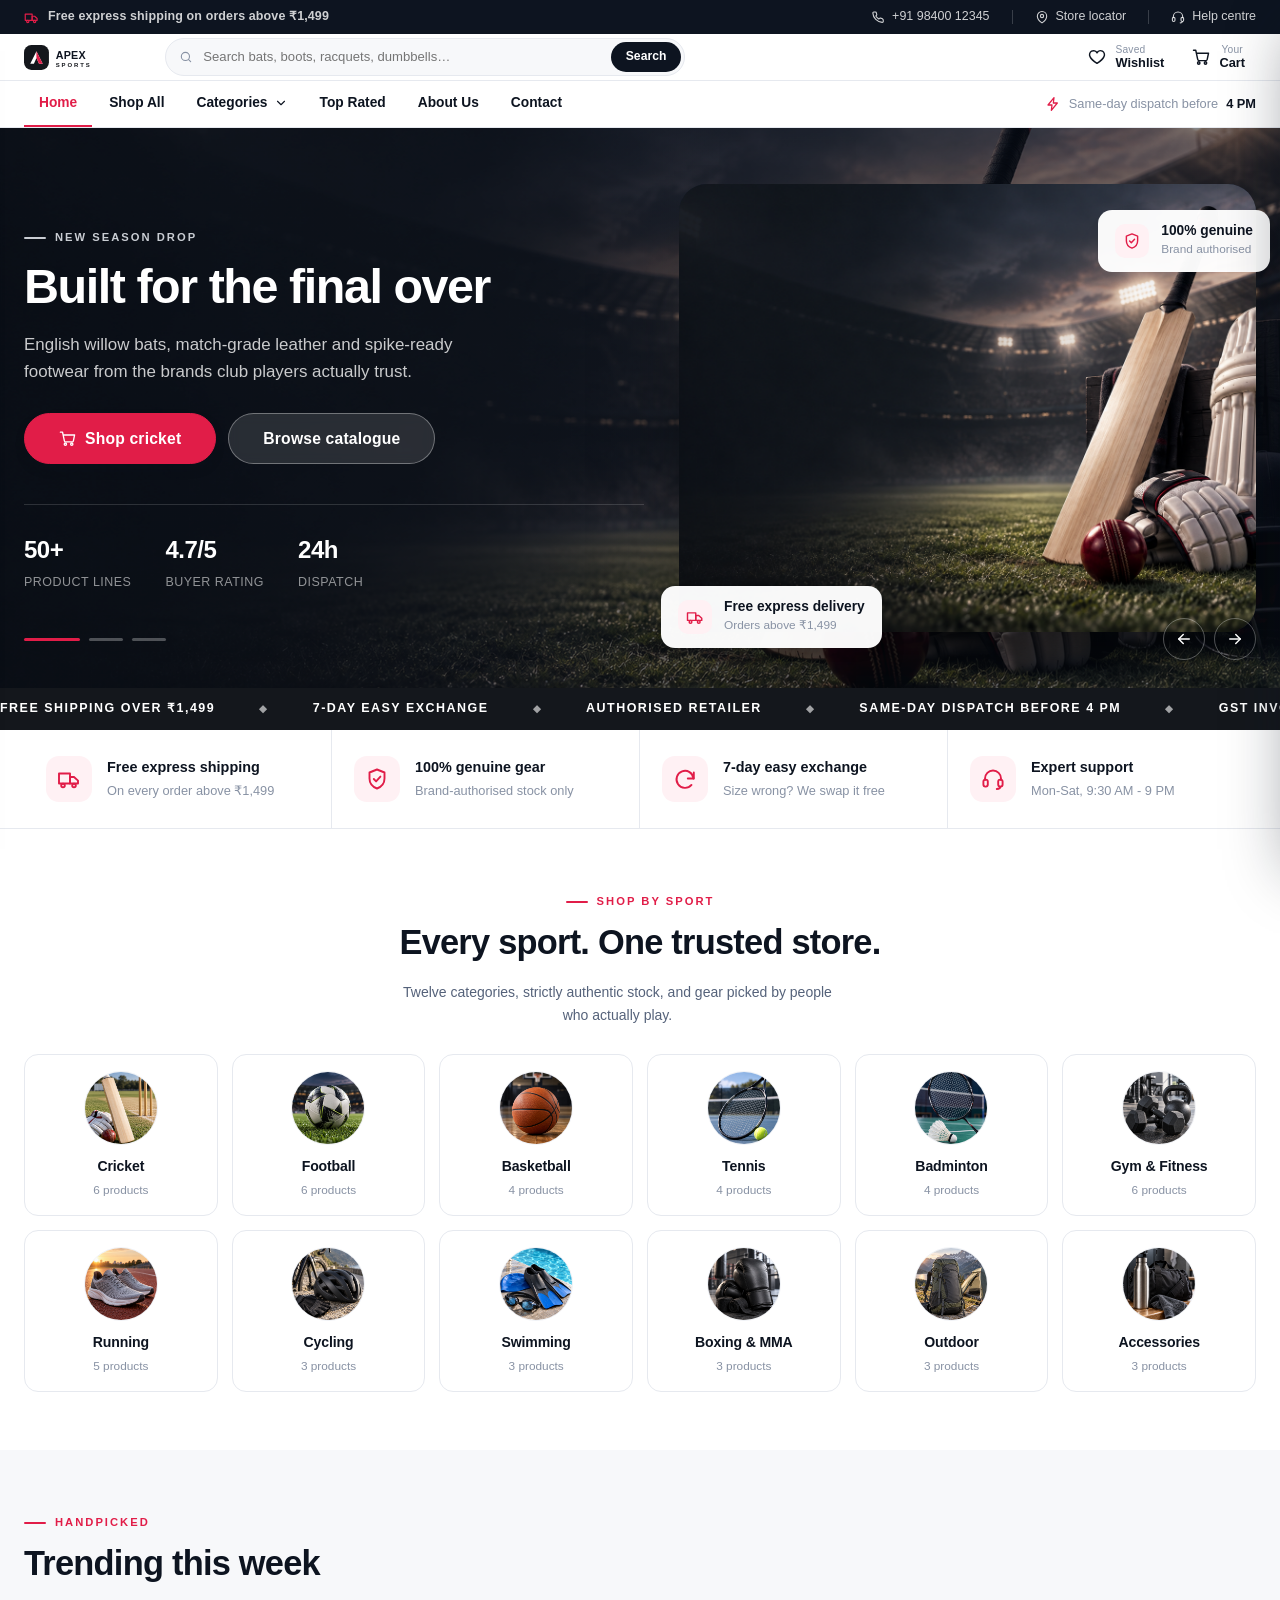
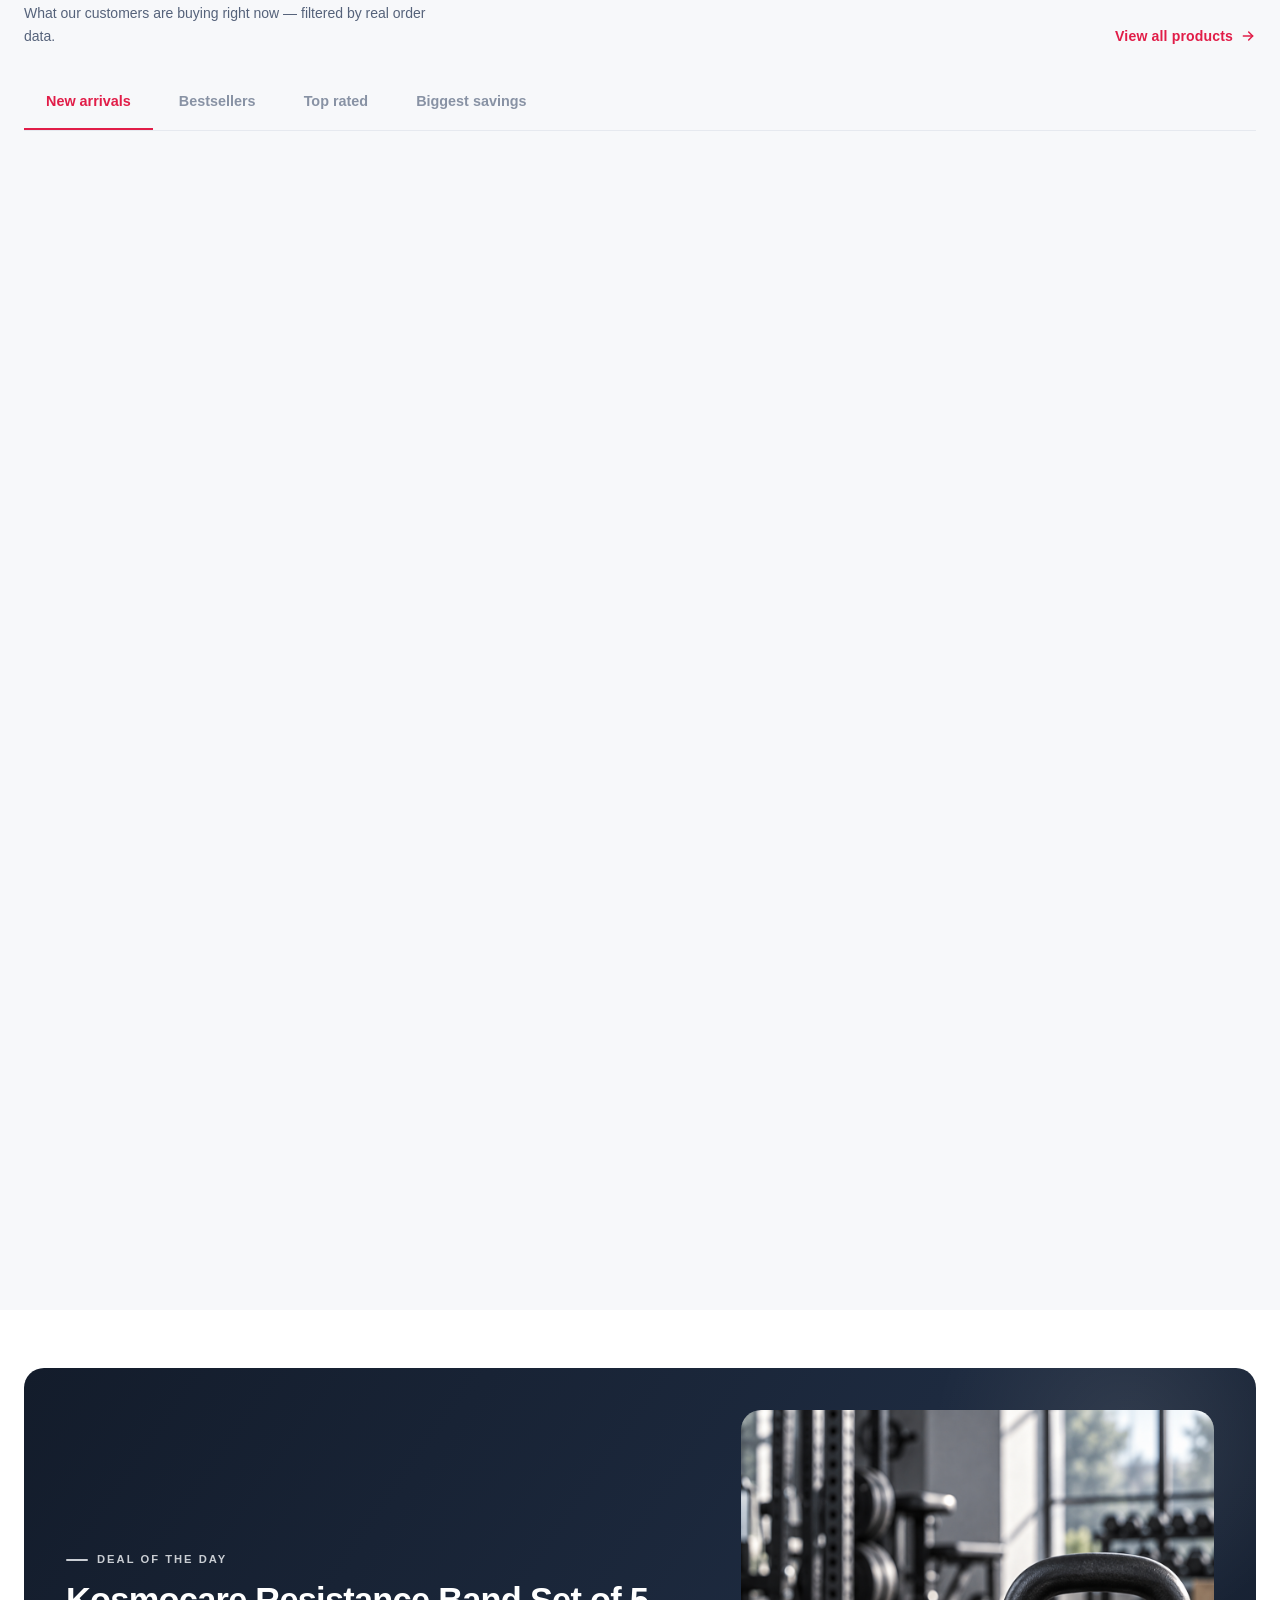
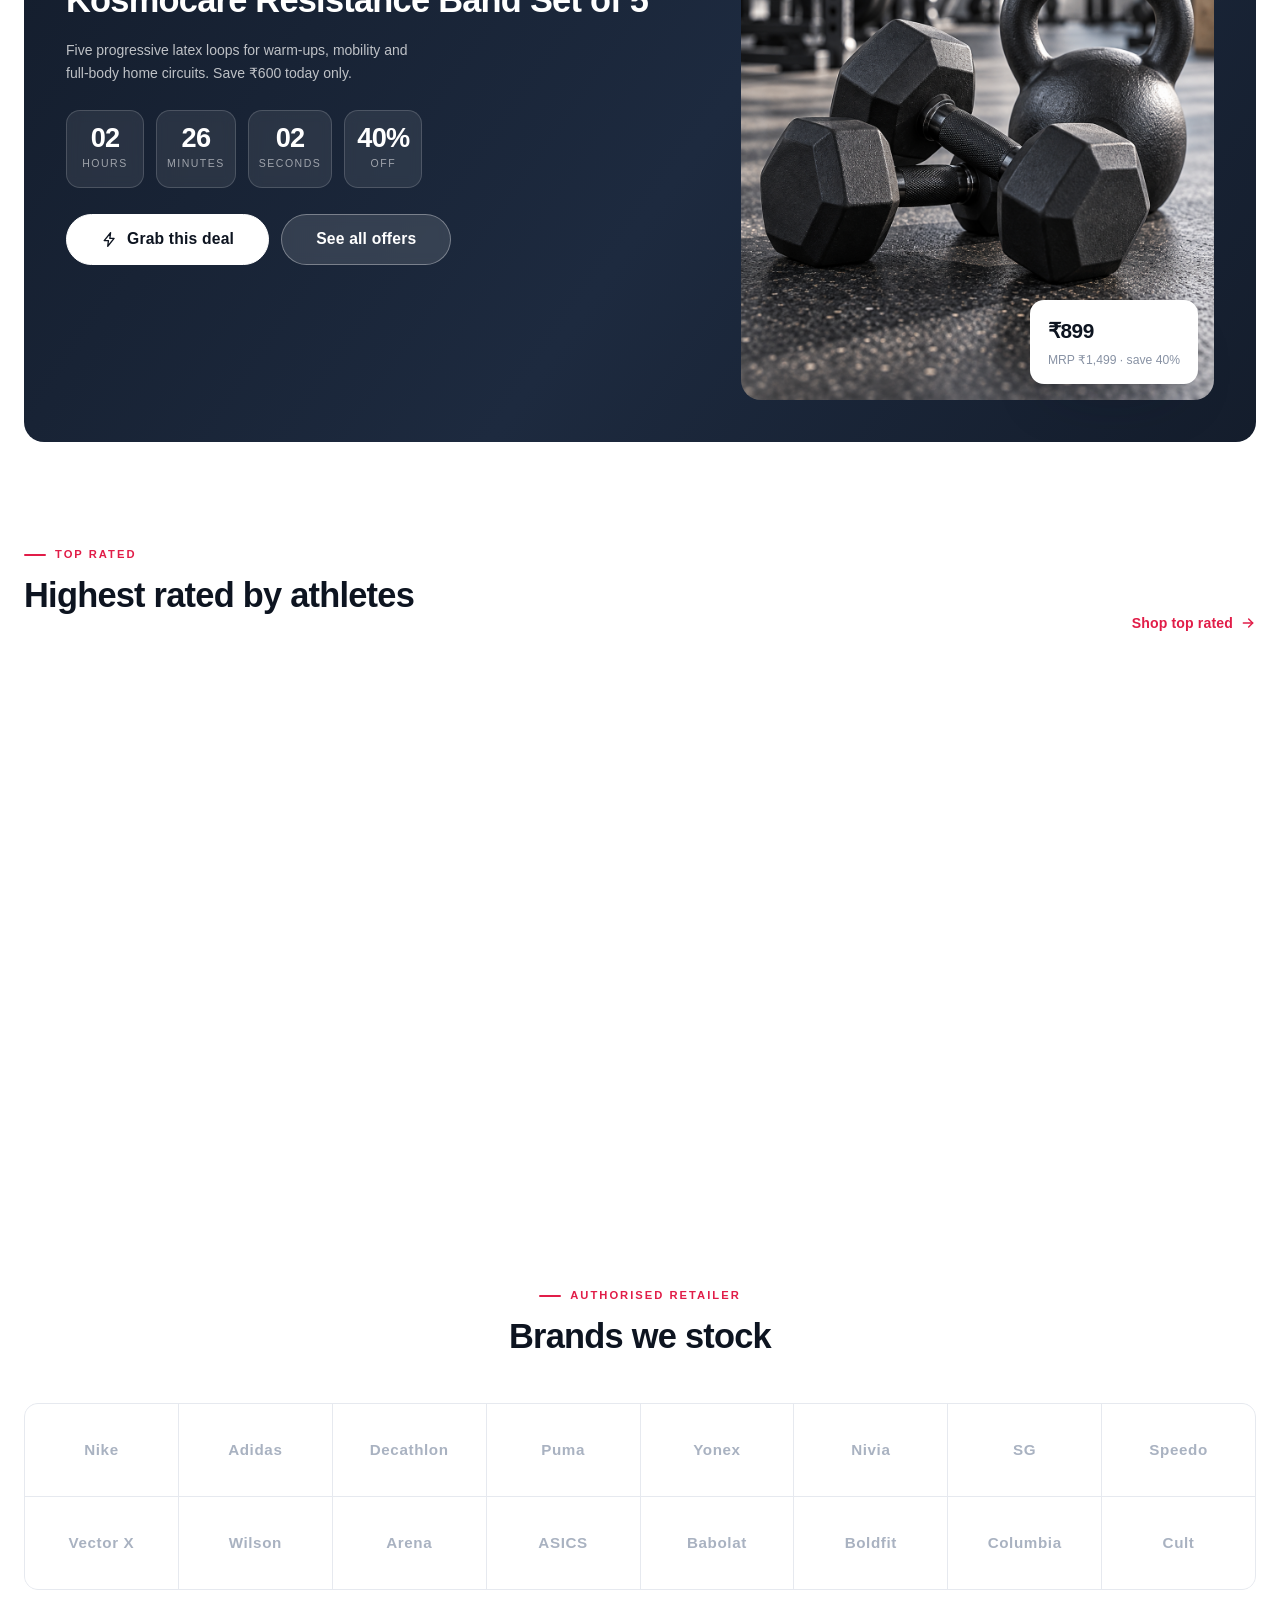
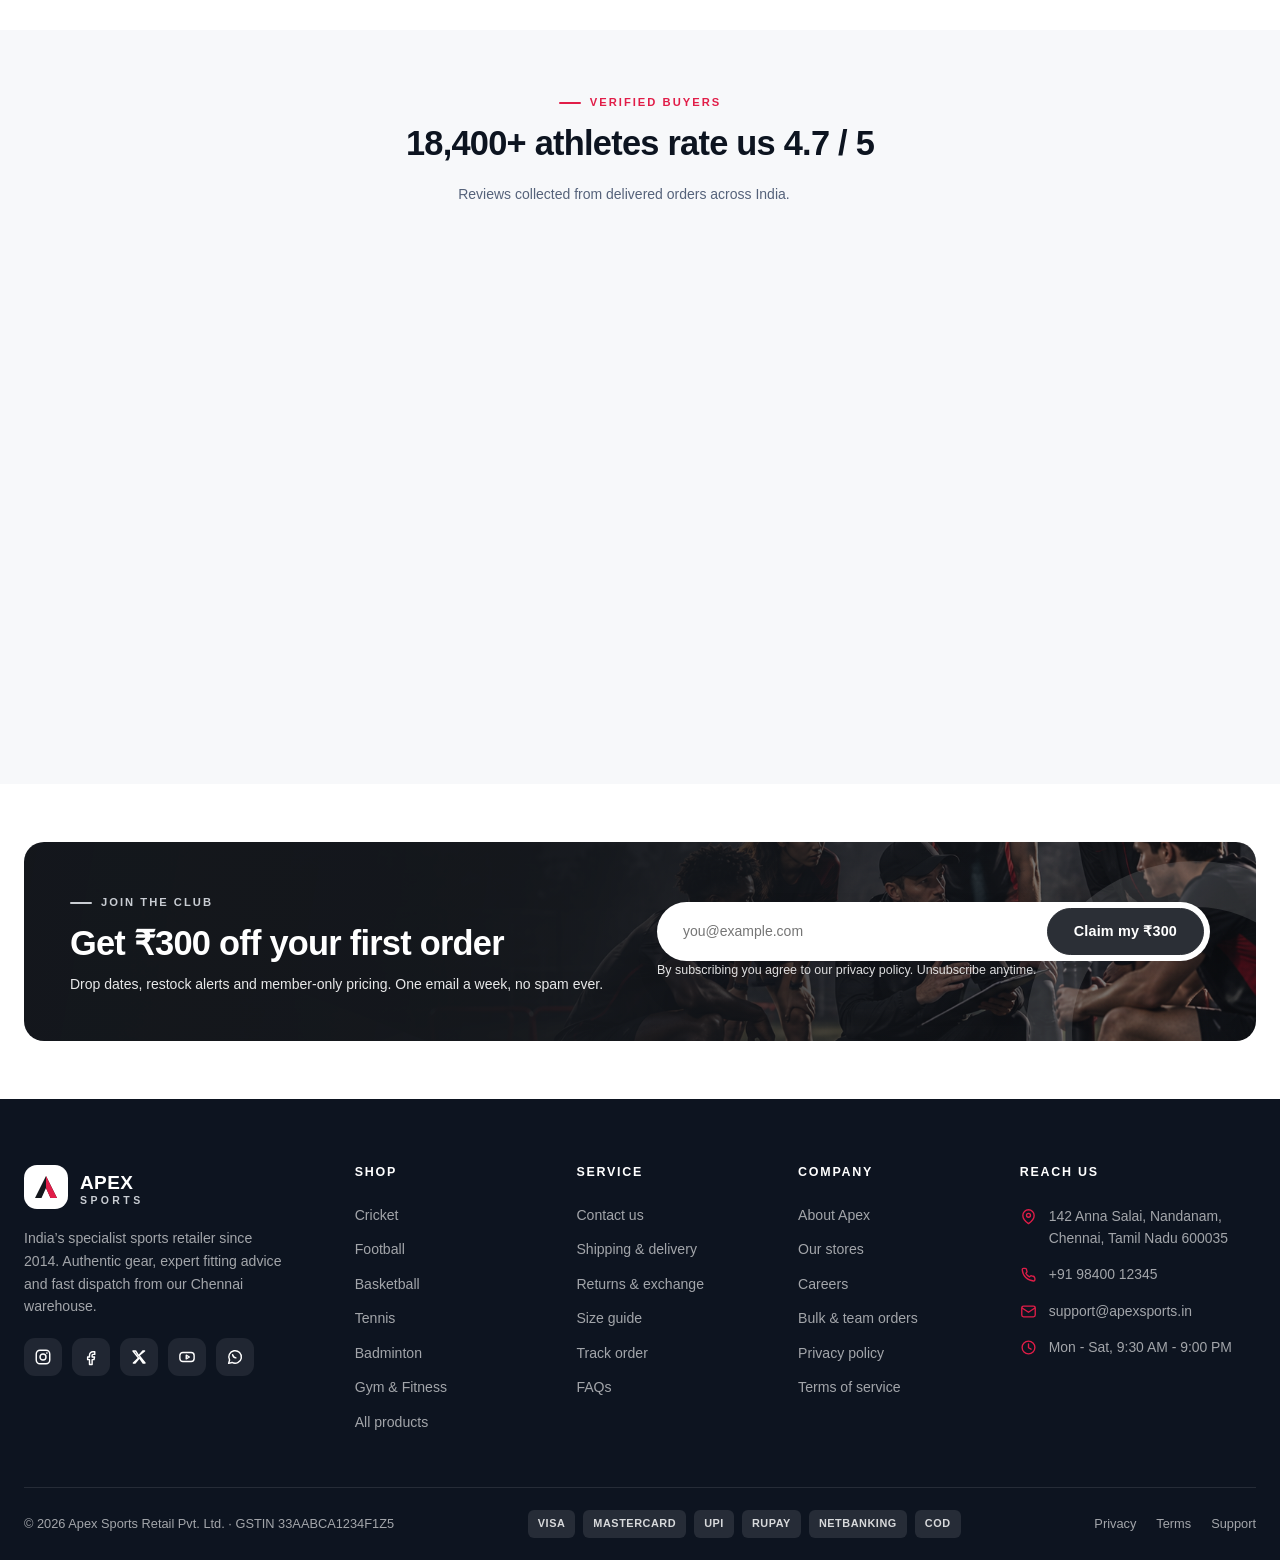
<file: index.html>
<!DOCTYPE html>
<html lang="en">
<head>
<meta charset="utf-8">
<meta name="viewport" content="width=device-width, initial-scale=1">
<title>Apex Sports — Cricket, Football, Fitness &amp; Running Gear Online in India</title>
<meta name="description" content="Shop authentic cricket bats, football boots, badminton racquets, gym equipment and running shoes from Nike, Adidas, Yonex, SG and more. Free express shipping above ₹1,499.">
<meta name="theme-color" content="#0d1420">
<meta property="og:title" content="Apex Sports — Gear Up. Play Harder.">
<meta property="og:description" content="India's specialist sports retailer. Authentic gear, expert advice, fast dispatch.">
<meta property="og:type" content="website">
<link rel="icon" href="assets/img/favicon.svg" type="image/svg+xml">
<link rel="stylesheet" href="assets/css/style.css">
<script type="application/ld+json">
{"@context":"https://schema.org","@type":"SportingGoodsStore","name":"Apex Sports",
"telephone":"+91 98400 12345","email":"support@apexsports.in",
"address":{"@type":"PostalAddress","streetAddress":"142 Anna Salai, Nandanam","addressLocality":"Chennai","addressRegion":"Tamil Nadu","postalCode":"600035","addressCountry":"IN"},
"openingHours":"Mo-Sa 09:30-21:00","priceRange":"₹₹"}
</script>
</head>
<body>
<a class="skip-link" href="#main">Skip to content</a>
<header id="headerMount"></header>

<main id="main">

  <!-- ============================================================ HERO -->
  <section class="hero" aria-label="Featured collections">
    <div class="hero__track" id="heroTrack"></div>
    <div class="hero__nav">
      <div class="container hero__nav-inner">
        <div class="hero__dots" id="heroDots" role="tablist" aria-label="Choose slide"></div>
        <div class="hero__arrows">
          <button class="hero__arrow" id="heroPrev" aria-label="Previous slide">
            <svg viewBox="0 0 24 24" fill="none" stroke="currentColor" stroke-width="2" stroke-linecap="round" stroke-linejoin="round"><path d="M19 12H5"/><path d="M11 18l-6-6 6-6"/></svg>
          </button>
          <button class="hero__arrow" id="heroNext" aria-label="Next slide">
            <svg viewBox="0 0 24 24" fill="none" stroke="currentColor" stroke-width="2" stroke-linecap="round" stroke-linejoin="round"><path d="M5 12h14"/><path d="M13 6l6 6-6 6"/></svg>
          </button>
        </div>
      </div>
    </div>
  </section>

  <div class="marquee" aria-hidden="true">
    <div class="marquee__inner" id="marquee"></div>
  </div>

  <!-- ============================================================= USPS -->
  <section class="usp-strip" aria-label="Why shop with us">
    <div class="container"><div class="usp-strip__grid" id="uspStrip"></div></div>
  </section>

  <!-- ======================================================= CATEGORIES -->
  <section class="section" aria-labelledby="catTitle">
    <div class="container">
      <div class="section-head section-head--center">
        <div>
          <span class="eyebrow eyebrow--center">Shop by sport</span>
          <h2 id="catTitle">Every sport. One trusted store.</h2>
          <p>Twelve categories, strictly authentic stock, and gear picked by people who actually play.</p>
        </div>
      </div>
      <div class="cat-grid" id="catGrid"></div>
    </div>
  </section>

  <!-- ========================================================= FEATURED -->
  <section class="section section--soft" aria-labelledby="featTitle">
    <div class="container">
      <div class="section-head">
        <div>
          <span class="eyebrow">Handpicked</span>
          <h2 id="featTitle">Trending this week</h2>
          <p>What our customers are buying right now — filtered by real order data.</p>
        </div>
        <a class="section-head__link" href="shop.html">View all products
          <svg viewBox="0 0 24 24" fill="none" stroke="currentColor" stroke-width="2.2" stroke-linecap="round" stroke-linejoin="round" width="16" height="16"><path d="M5 12h14"/><path d="M13 6l6 6-6 6"/></svg>
        </a>
      </div>
      <div class="tabs__nav" id="featuredTabs" style="margin-bottom:26px"></div>
      <div class="product-grid" id="featuredGrid"></div>
    </div>
  </section>

  <!-- ============================================================= DEAL -->
  <section class="section" aria-labelledby="dealTitle">
    <div class="container">
      <div class="deal" id="dealBlock"></div>
    </div>
  </section>

  <!-- ========================================================= BESTSELLERS -->
  <section class="section section--tight" aria-labelledby="bestTitle">
    <div class="container">
      <div class="section-head">
        <div>
          <span class="eyebrow">Top rated</span>
          <h2 id="bestTitle">Highest rated by athletes</h2>
        </div>
        <a class="section-head__link" href="shop.html?sort=rating">Shop top rated
          <svg viewBox="0 0 24 24" fill="none" stroke="currentColor" stroke-width="2.2" stroke-linecap="round" stroke-linejoin="round" width="16" height="16"><path d="M5 12h14"/><path d="M13 6l6 6-6 6"/></svg>
        </a>
      </div>
      <div class="product-grid" id="bestGrid"></div>
    </div>
  </section>

  <!-- ============================================================ BRANDS -->
  <section class="section section--tight" aria-labelledby="brandTitle">
    <div class="container">
      <div class="section-head section-head--center">
        <div>
          <span class="eyebrow eyebrow--center">Authorised retailer</span>
          <h2 id="brandTitle">Brands we stock</h2>
        </div>
      </div>
      <div class="brand-strip" id="brandStrip"></div>
    </div>
  </section>

  <!-- ============================================================ REVIEWS -->
  <section class="section section--soft" aria-labelledby="revTitle">
    <div class="container">
      <div class="section-head section-head--center">
        <div>
          <span class="eyebrow eyebrow--center">Verified buyers</span>
          <h2 id="revTitle">18,400+ athletes rate us 4.7 / 5</h2>
          <p>Reviews collected from delivered orders across India.</p>
        </div>
      </div>
      <div class="review-grid" id="reviewGrid"></div>
    </div>
  </section>

  <!-- ==================================================== RECENTLY VIEWED -->
  <section class="section section--tight" id="recentMount" hidden></section>

  <!-- ========================================================= NEWSLETTER -->
  <section class="section" aria-labelledby="nlTitle">
    <div class="container">
      <div class="newsletter">
        <div>
          <span class="eyebrow eyebrow--light">Join the club</span>
          <h2 id="nlTitle">Get ₹300 off your first order</h2>
          <p>Drop dates, restock alerts and member-only pricing. One email a week, no spam ever.</p>
        </div>
        <div>
          <form class="newsletter__form" id="newsletterForm" novalidate>
            <input type="email" id="nlEmail" placeholder="you@example.com" aria-label="Email address" required>
            <button class="btn btn--dark" type="submit">Claim my ₹300</button>
          </form>
          <p class="newsletter__note" id="nlNote">By subscribing you agree to our privacy policy. Unsubscribe anytime.</p>
        </div>
      </div>
    </div>
  </section>

</main>

<footer id="footerMount"></footer>
<div id="drawerMount"></div>

<script src="assets/js/data.js"></script>
<script src="assets/js/app.js"></script>
<script src="assets/js/home.js"></script>
</body>
</html>
</file>
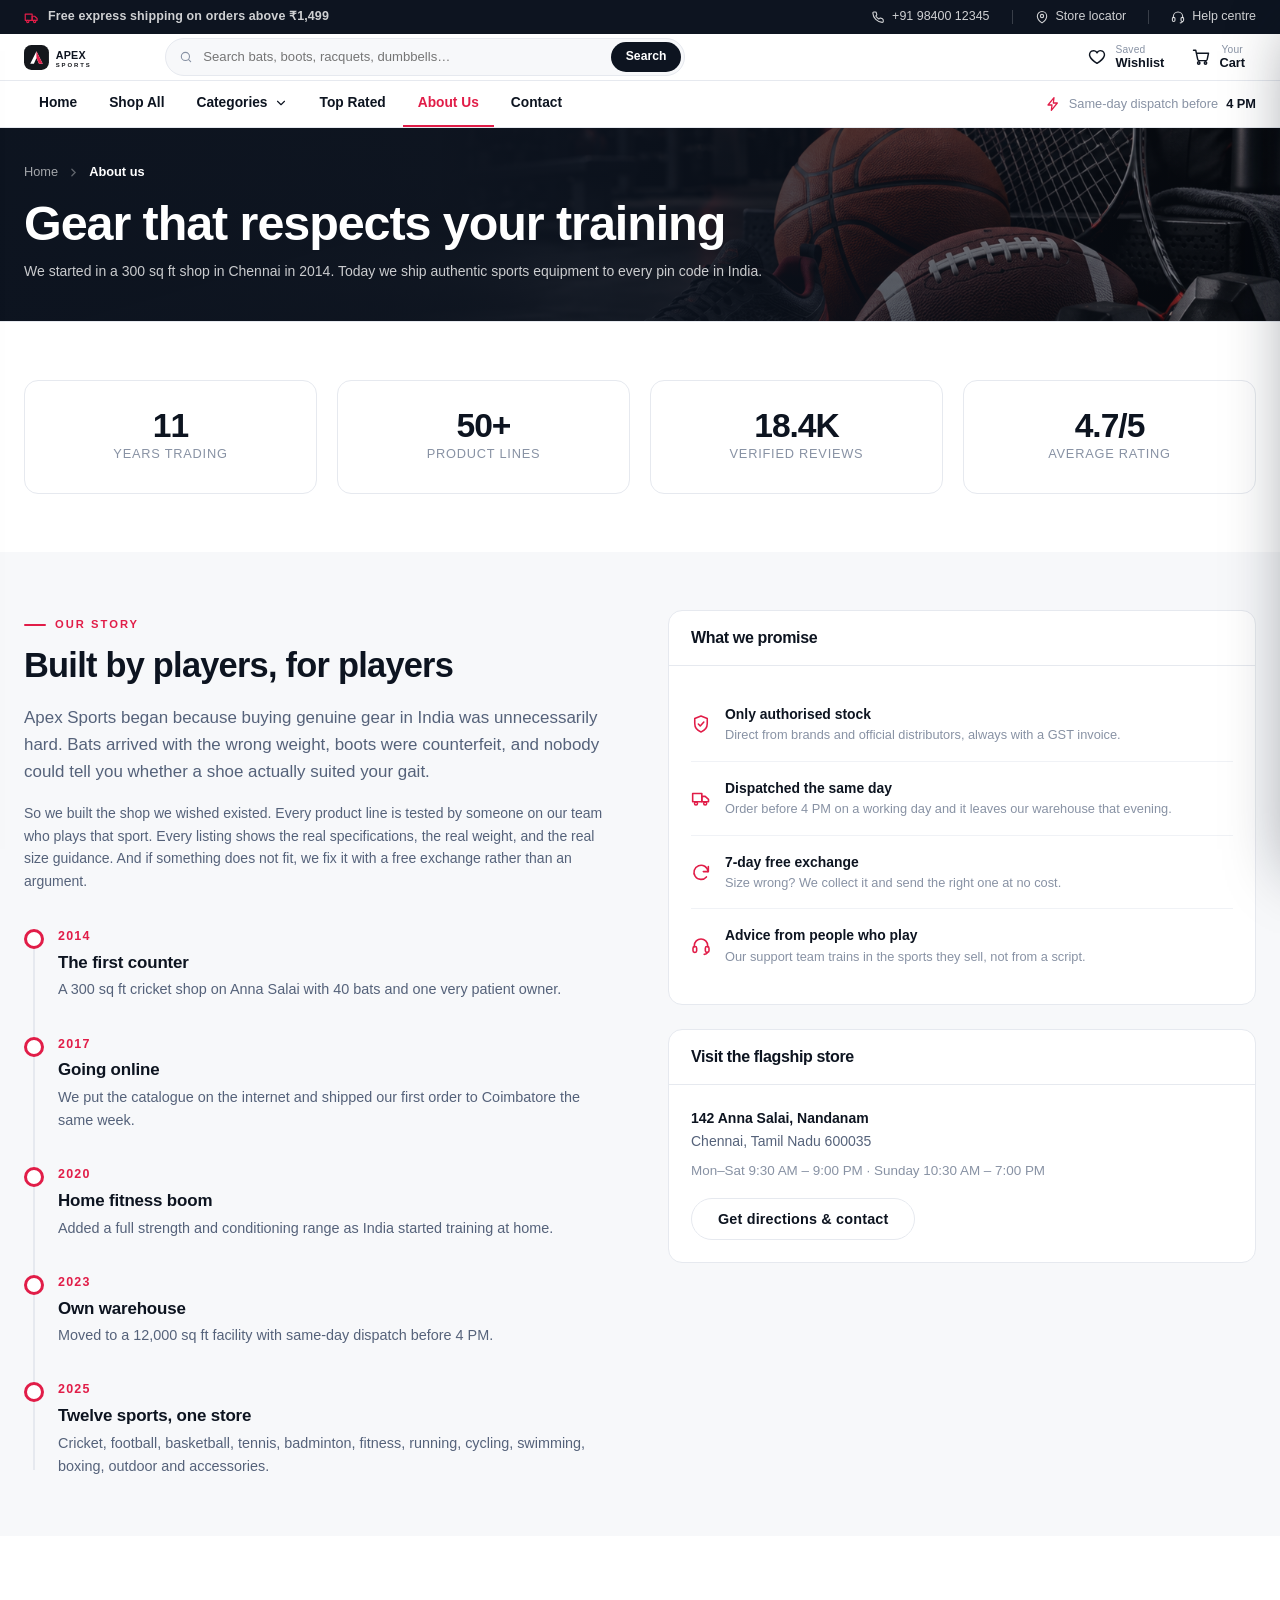
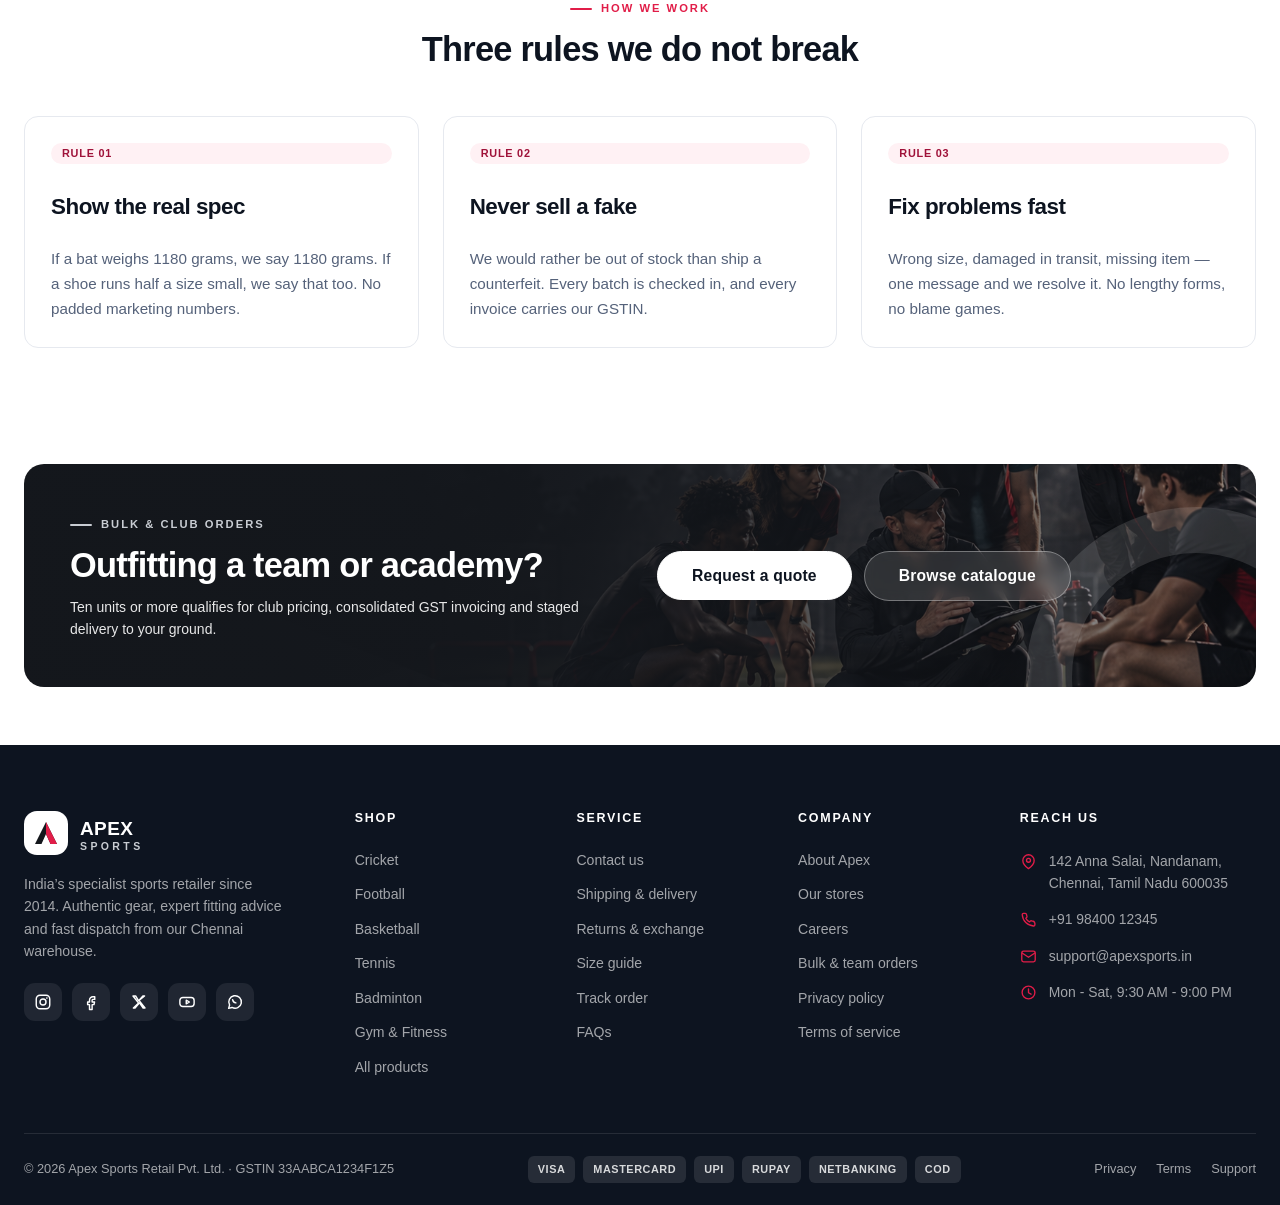
<file: about.html>
<!DOCTYPE html>
<html lang="en">
<head>
<meta charset="utf-8">
<meta name="viewport" content="width=device-width, initial-scale=1">
<title>About Apex Sports — India's Specialist Sports Retailer</title>
<meta name="description" content="Apex Sports has equipped Indian athletes since 2014 — authentic gear, expert fitting advice and same-day dispatch from our Chennai warehouse.">
<meta name="theme-color" content="#0d1420">
<link rel="icon" href="assets/img/favicon.svg" type="image/svg+xml">
<link rel="stylesheet" href="assets/css/style.css">
</head>
<body>
<a class="skip-link" href="#main">Skip to content</a>
<header id="headerMount"></header>

<main id="main">

  <section class="page-head">
    <div class="container">
      <nav class="crumbs" aria-label="Breadcrumb">
        <a href="index.html">Home</a>
        <svg viewBox="0 0 24 24" fill="none" stroke="currentColor" stroke-width="2.4" stroke-linecap="round"><path d="M9 6l6 6-6 6"/></svg>
        <b>About us</b>
      </nav>
      <h1>Gear that respects your training</h1>
      <p>We started in a 300 sq ft shop in Chennai in 2014. Today we ship authentic sports equipment to every pin code in India.</p>
    </div>
  </section>

  <section class="section">
    <div class="container">
      <div class="stat-grid">
        <div class="stat"><b>11</b><span>Years trading</span></div>
        <div class="stat"><b>50+</b><span>Product lines</span></div>
        <div class="stat"><b>18.4K</b><span>Verified reviews</span></div>
        <div class="stat"><b>4.7/5</b><span>Average rating</span></div>
      </div>
    </div>
  </section>

  <section class="section section--soft">
    <div class="container">
      <div class="grid grid--2" style="gap:56px;align-items:start">
        <div>
          <span class="eyebrow">Our story</span>
          <h2>Built by players, for players</h2>
          <p class="lede">Apex Sports began because buying genuine gear in India was unnecessarily hard. Bats arrived with the wrong weight, boots were counterfeit, and nobody could tell you whether a shoe actually suited your gait.</p>
          <p>So we built the shop we wished existed. Every product line is tested by someone on our team who plays that sport. Every listing shows the real specifications, the real weight, and the real size guidance. And if something does not fit, we fix it with a free exchange rather than an argument.</p>
          <div class="timeline mt-32">
            <div class="timeline__item">
              <time>2014</time>
              <h4>The first counter</h4>
              <p>A 300 sq ft cricket shop on Anna Salai with 40 bats and one very patient owner.</p>
            </div>
            <div class="timeline__item">
              <time>2017</time>
              <h4>Going online</h4>
              <p>We put the catalogue on the internet and shipped our first order to Coimbatore the same week.</p>
            </div>
            <div class="timeline__item">
              <time>2020</time>
              <h4>Home fitness boom</h4>
              <p>Added a full strength and conditioning range as India started training at home.</p>
            </div>
            <div class="timeline__item">
              <time>2023</time>
              <h4>Own warehouse</h4>
              <p>Moved to a 12,000 sq ft facility with same-day dispatch before 4 PM.</p>
            </div>
            <div class="timeline__item">
              <time>2025</time>
              <h4>Twelve sports, one store</h4>
              <p>Cricket, football, basketball, tennis, badminton, fitness, running, cycling, swimming, boxing, outdoor and accessories.</p>
            </div>
          </div>
        </div>

        <div>
          <div class="panel">
            <div class="panel__head"><h3>What we promise</h3></div>
            <div class="panel__body">
              <div class="assure-row" style="padding-left:0;padding-right:0">
                <svg viewBox="0 0 24 24" fill="none" stroke="currentColor" stroke-width="1.9" stroke-linecap="round" stroke-linejoin="round"><path d="M12 2.5l7.5 3v6c0 5-3.2 8.4-7.5 10-4.3-1.6-7.5-5-7.5-10v-6z"/><path d="M8.8 12l2.3 2.4 4.3-4.8"/></svg>
                <span><b>Only authorised stock</b><span>Direct from brands and official distributors, always with a GST invoice.</span></span>
              </div>
              <div class="assure-row" style="padding-left:0;padding-right:0">
                <svg viewBox="0 0 24 24" fill="none" stroke="currentColor" stroke-width="1.9" stroke-linecap="round" stroke-linejoin="round"><path d="M2 6.5h11v10H2z"/><path d="M13 10h4l4 3.6v2.9h-8z"/><circle cx="6" cy="18.5" r="1.8"/><circle cx="17" cy="18.5" r="1.8"/></svg>
                <span><b>Dispatched the same day</b><span>Order before 4 PM on a working day and it leaves our warehouse that evening.</span></span>
              </div>
              <div class="assure-row" style="padding-left:0;padding-right:0">
                <svg viewBox="0 0 24 24" fill="none" stroke="currentColor" stroke-width="1.9" stroke-linecap="round" stroke-linejoin="round"><path d="M20.5 11.5a8.5 8.5 0 1 0-2 6.4"/><path d="M20.8 5.5v6h-6"/></svg>
                <span><b>7-day free exchange</b><span>Size wrong? We collect it and send the right one at no cost.</span></span>
              </div>
              <div class="assure-row" style="padding-left:0;padding-right:0">
                <svg viewBox="0 0 24 24" fill="none" stroke="currentColor" stroke-width="1.9" stroke-linecap="round" stroke-linejoin="round"><path d="M4 13v-1.5a8 8 0 0 1 16 0V13"/><rect x="2.4" y="12.6" width="4.4" height="7" rx="2"/><rect x="17.2" y="12.6" width="4.4" height="7" rx="2"/><path d="M19.4 19.6c0 1.6-1.6 2.4-3.6 2.4"/></svg>
                <span><b>Advice from people who play</b><span>Our support team trains in the sports they sell, not from a script.</span></span>
              </div>
            </div>
          </div>

          <div class="panel mt-24">
            <div class="panel__head"><h3>Visit the flagship store</h3></div>
            <div class="panel__body">
              <p class="mb-8"><strong>142 Anna Salai, Nandanam</strong><br>Chennai, Tamil Nadu 600035</p>
              <p class="small muted mb-16">Mon–Sat 9:30 AM – 9:00 PM &middot; Sunday 10:30 AM – 7:00 PM</p>
              <a class="btn btn--outline" href="contact.html">Get directions &amp; contact</a>
            </div>
          </div>
        </div>
      </div>
    </div>
  </section>

  <section class="section">
    <div class="container">
      <div class="section-head section-head--center">
        <div>
          <span class="eyebrow eyebrow--center">How we work</span>
          <h2>Three rules we do not break</h2>
        </div>
      </div>
      <div class="grid grid--3">
        <div class="review-card">
          <span class="badge badge--soft">Rule 01</span>
          <h3 class="mt-16">Show the real spec</h3>
          <p class="review-card__quote">If a bat weighs 1180 grams, we say 1180 grams. If a shoe runs half a size small, we say that too. No padded marketing numbers.</p>
        </div>
        <div class="review-card">
          <span class="badge badge--soft">Rule 02</span>
          <h3 class="mt-16">Never sell a fake</h3>
          <p class="review-card__quote">We would rather be out of stock than ship a counterfeit. Every batch is checked in, and every invoice carries our GSTIN.</p>
        </div>
        <div class="review-card">
          <span class="badge badge--soft">Rule 03</span>
          <h3 class="mt-16">Fix problems fast</h3>
          <p class="review-card__quote">Wrong size, damaged in transit, missing item — one message and we resolve it. No lengthy forms, no blame games.</p>
        </div>
      </div>
    </div>
  </section>

  <section class="section">
    <div class="container">
      <div class="newsletter">
        <div>
          <span class="eyebrow eyebrow--light">Bulk &amp; club orders</span>
          <h2>Outfitting a team or academy?</h2>
          <p>Ten units or more qualifies for club pricing, consolidated GST invoicing and staged delivery to your ground.</p>
        </div>
        <div class="flex gap-12 wrap">
          <a class="btn btn--light btn--lg" href="contact.html">Request a quote</a>
          <a class="btn btn--glass btn--lg" href="shop.html">Browse catalogue</a>
        </div>
      </div>
    </div>
  </section>

</main>

<footer id="footerMount"></footer>
<div id="drawerMount"></div>

<script src="assets/js/data.js"></script>
<script src="assets/js/app.js"></script>
</body>
</html>
</file>
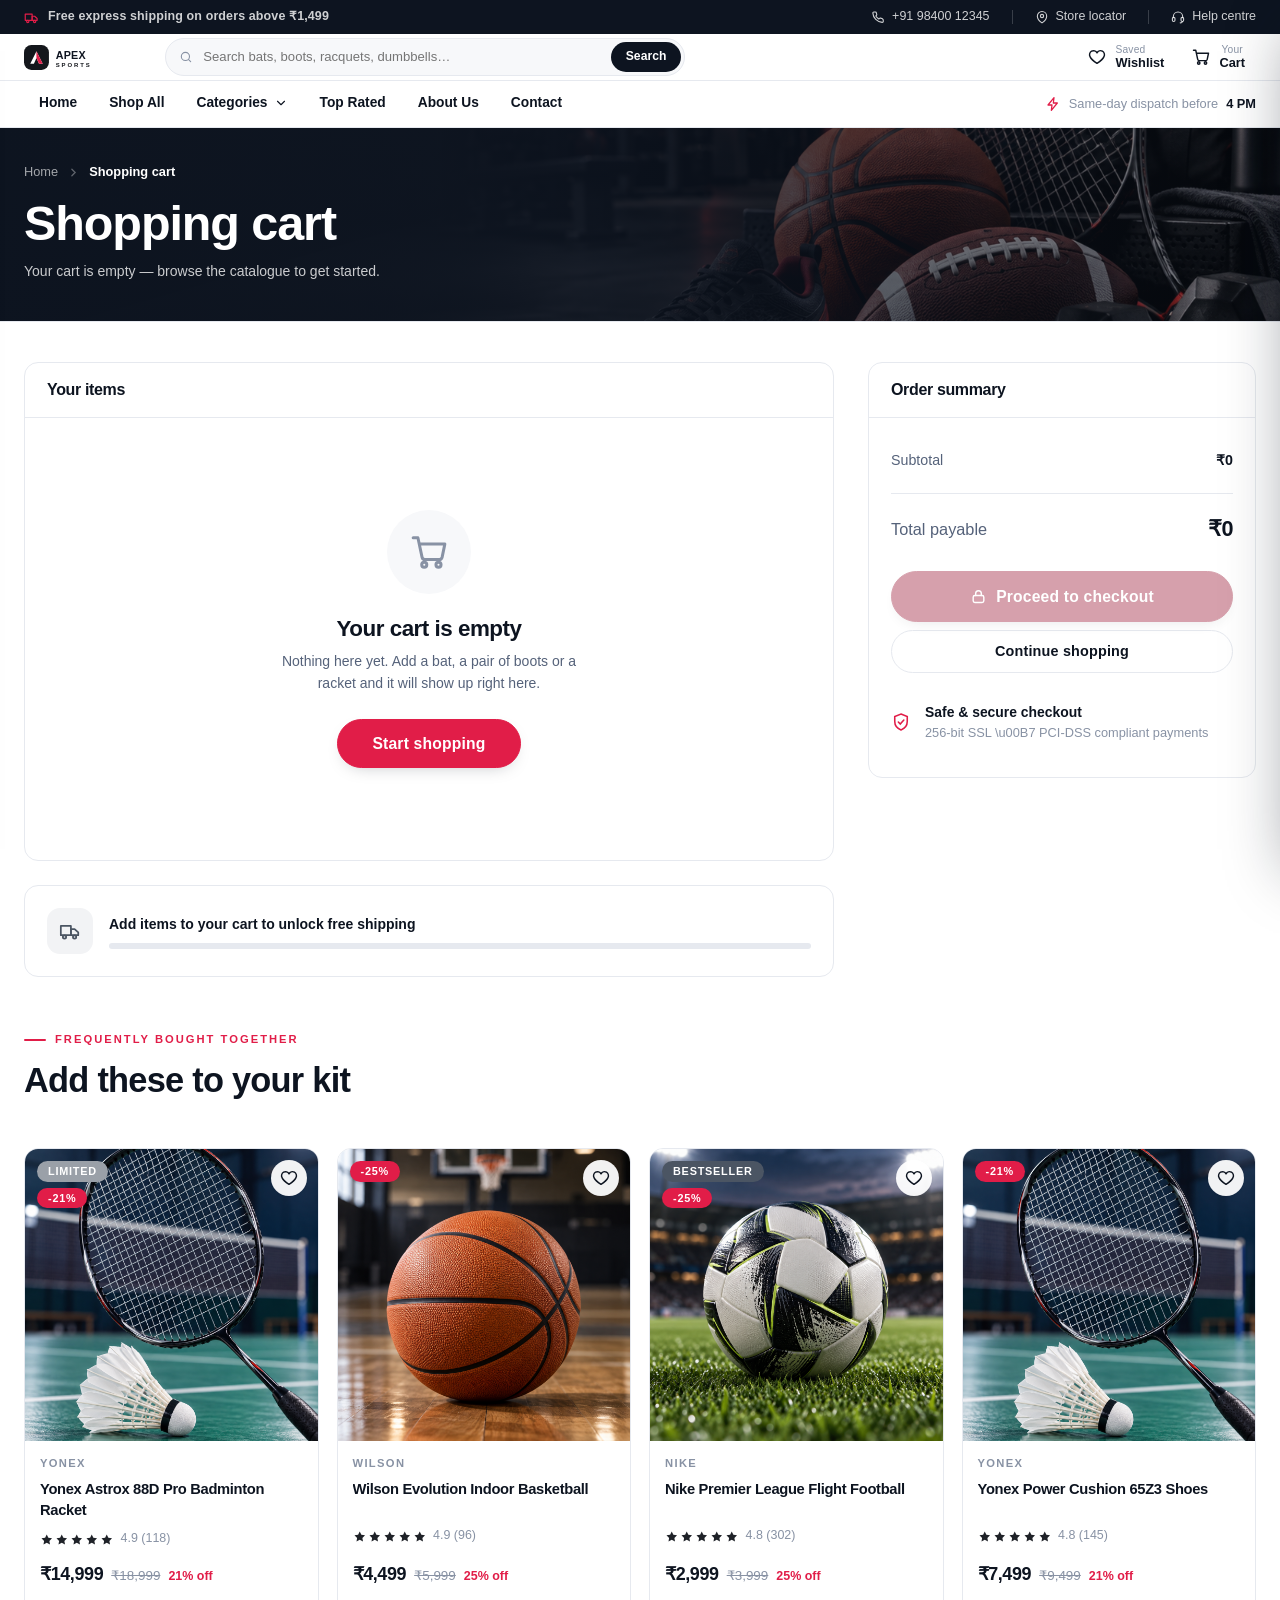
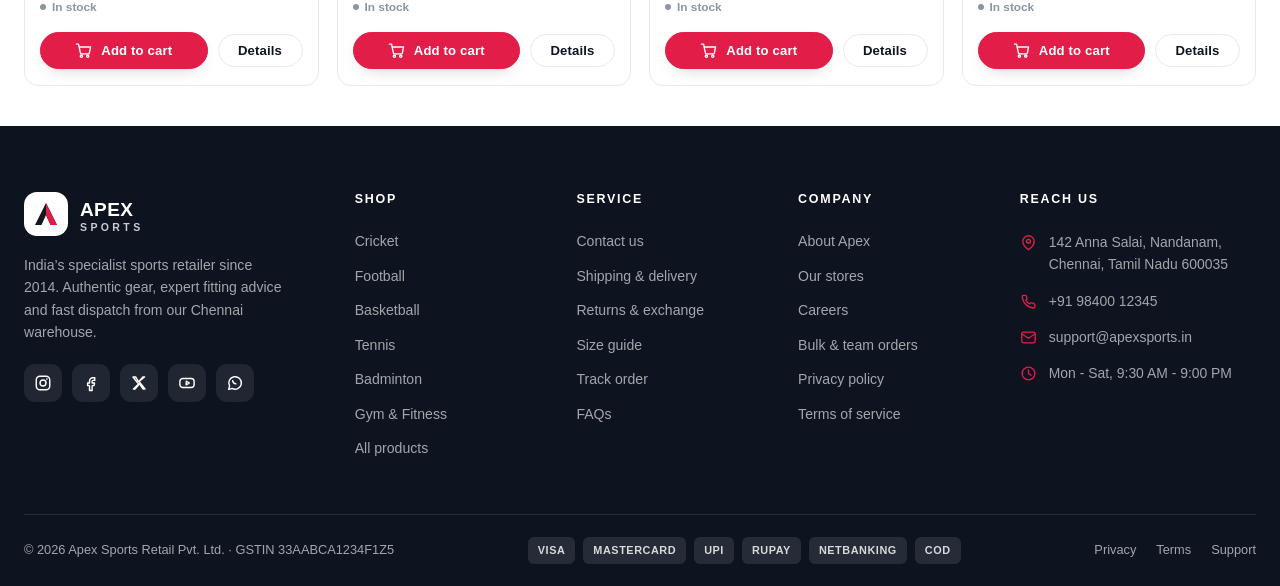
<file: cart.html>
<!DOCTYPE html>
<html lang="en">
<head>
<meta charset="utf-8">
<meta name="viewport" content="width=device-width, initial-scale=1">
<title>Your Cart — Apex Sports</title>
<meta name="description" content="Review the sports gear in your Apex Sports cart, apply a coupon and check out securely.">
<meta name="theme-color" content="#0d1420">
<link rel="icon" href="assets/img/favicon.svg" type="image/svg+xml">
<link rel="stylesheet" href="assets/css/style.css">
</head>
<body>
<a class="skip-link" href="#main">Skip to content</a>
<header id="headerMount"></header>

<main id="main">
  <section class="page-head">
    <div class="container">
      <nav class="crumbs" aria-label="Breadcrumb">
        <a href="index.html">Home</a>
        <svg viewBox="0 0 24 24" fill="none" stroke="currentColor" stroke-width="2.4" stroke-linecap="round"><path d="M9 6l6 6-6 6"/></svg>
        <b>Shopping cart</b>
      </nav>
      <h1>Shopping cart</h1>
      <p id="cartSub">Review your gear before checkout. Prices include GST and stock is reserved for 60 minutes.</p>
    </div>
  </section>

  <section class="section section--tight">
    <div class="container">
      <div class="cart-layout">
        <div>
          <div class="panel">
            <div class="panel__head">
              <h3 id="cartPanelTitle">Your items</h3>
              <button class="filters__clear" id="emptyCart" type="button">Empty cart</button>
            </div>
            <div class="panel__body" id="cartBody"></div>
          </div>

          <div class="panel mt-24">
            <div class="panel__body" style="display:flex;gap:16px;align-items:center;flex-wrap:wrap">
              <div class="info-card__icon" style="background:var(--green-tint);color:var(--green)">
                <svg viewBox="0 0 24 24" fill="none" stroke="currentColor" stroke-width="1.9" stroke-linecap="round" stroke-linejoin="round" width="22" height="22"><path d="M2 6.5h11v10H2z"/><path d="M13 10h4l4 3.6v2.9h-8z"/><circle cx="6" cy="18.5" r="1.8"/><circle cx="17" cy="18.5" r="1.8"/></svg>
              </div>
              <div style="flex:1;min-width:220px">
                <b id="shipMsg" style="color:var(--ink)">Add more to unlock free express shipping</b>
                <div class="freeship__track mt-8"><div class="freeship__fill" id="shipBar" style="width:0%"></div></div>
              </div>
            </div>
          </div>
        </div>

        <aside class="panel panel--sticky" aria-label="Order summary">
          <div class="panel__head"><h3>Order summary</h3></div>
          <div class="panel__body">
            <div id="couponZone"></div>
            <div id="summaryRows"></div>
            <a class="btn btn--block btn--lg mt-16" href="checkout.html" id="toCheckout">
              <svg viewBox="0 0 24 24" fill="none" stroke="currentColor" stroke-width="2" stroke-linecap="round" stroke-linejoin="round" width="17" height="17"><rect x="4.5" y="10.5" width="15" height="10" rx="2.4"/><path d="M8 10.5V7.8a4 4 0 0 1 8 0v2.7"/></svg>
              Proceed to checkout
            </a>
            <a class="btn btn--outline btn--block mt-8" href="shop.html">Continue shopping</a>
            <div class="assure-row mt-16" style="border:0;padding:12px 0">
              <svg viewBox="0 0 24 24" fill="none" stroke="currentColor" stroke-width="1.9" stroke-linecap="round"><path d="M12 2.5l7.5 3v6c0 5-3.2 8.4-7.5 10-4.3-1.6-7.5-5-7.5-10v-6z"/><path d="M8.8 12l2.3 2.4 4.3-4.8"/></svg>
              <span><b>Safe &amp; secure checkout</b><span>256-bit SSL \u00B7 PCI-DSS compliant payments</span></span>
            </div>
          </div>
        </aside>
      </div>

      <section class="mt-48" id="alsoSection" hidden>
        <div class="section-head">
          <div><span class="eyebrow">Frequently bought together</span><h2>Add these to your kit</h2></div>
        </div>
        <div class="product-grid" id="alsoGrid"></div>
      </section>
    </div>
  </section>
</main>

<footer id="footerMount"></footer>
<div id="drawerMount"></div>

<script src="assets/js/data.js"></script>
<script src="assets/js/app.js"></script>
<script src="assets/js/cart.js"></script>
</body>
</html>
</file>
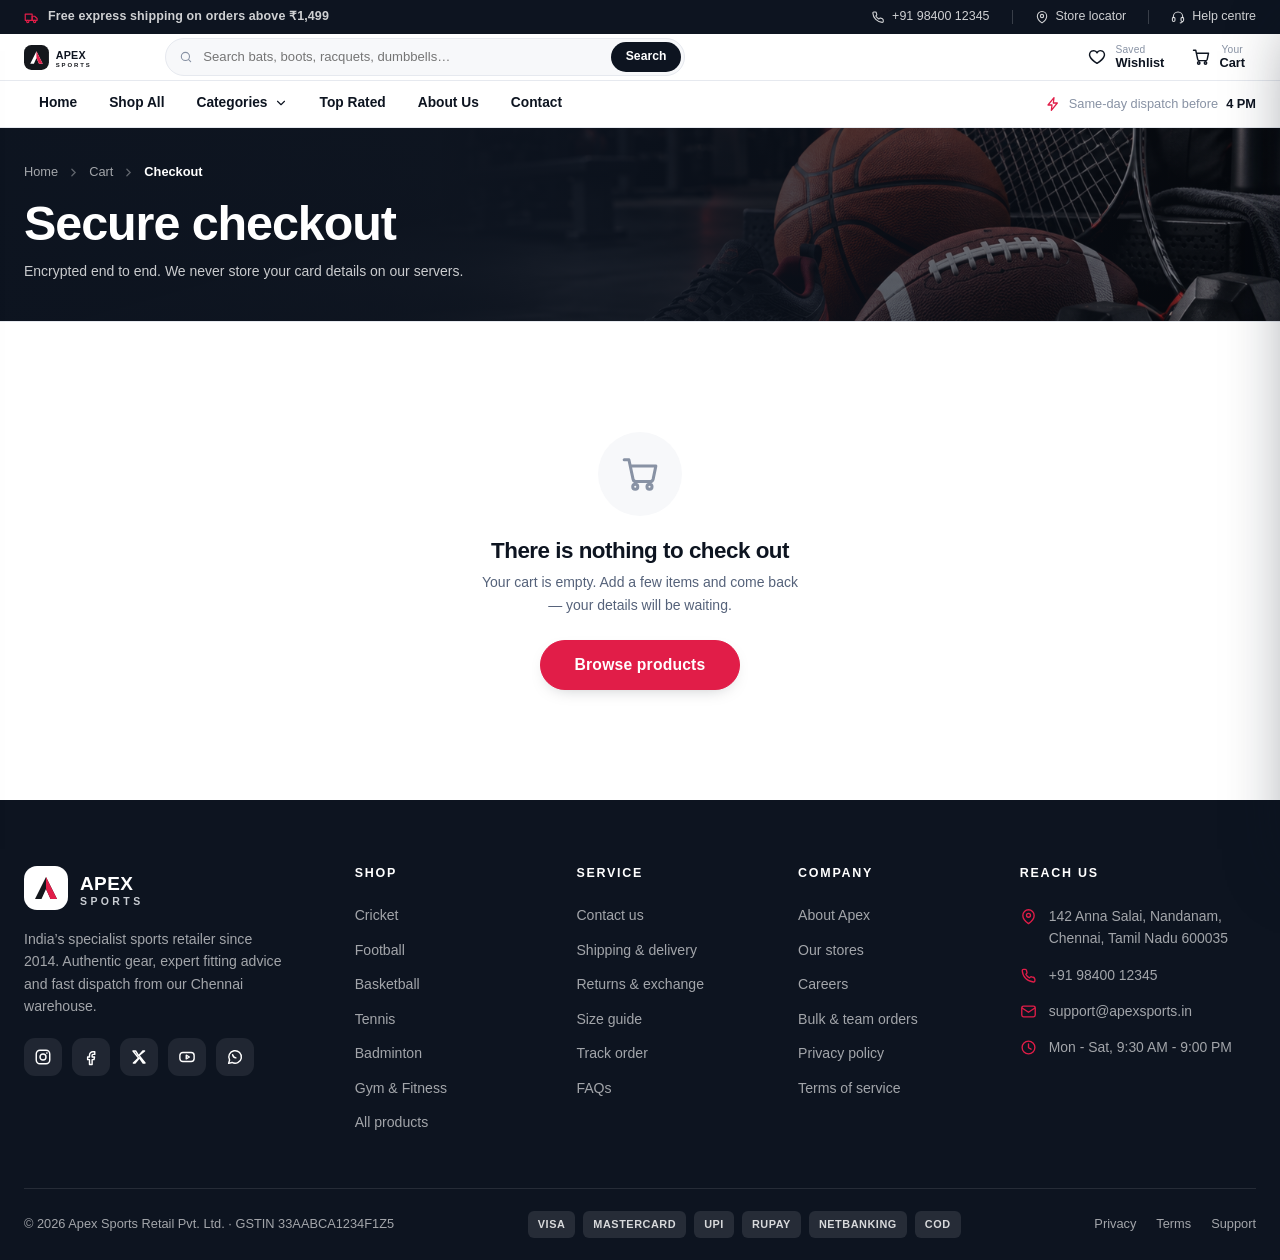
<file: checkout.html>
<!DOCTYPE html>
<html lang="en">
<head>
<meta charset="utf-8">
<meta name="viewport" content="width=device-width, initial-scale=1">
<title>Secure Checkout — Apex Sports</title>
<meta name="description" content="Complete your Apex Sports order with UPI, cards, net banking or cash on delivery. Free express shipping above ₹1,499.">
<meta name="theme-color" content="#0d1420">
<link rel="icon" href="assets/img/favicon.svg" type="image/svg+xml">
<link rel="stylesheet" href="assets/css/style.css">
</head>
<body>
<a class="skip-link" href="#main">Skip to content</a>
<header id="headerMount"></header>

<main id="main">
  <section class="page-head">
    <div class="container">
      <nav class="crumbs" aria-label="Breadcrumb">
        <a href="index.html">Home</a>
        <svg viewBox="0 0 24 24" fill="none" stroke="currentColor" stroke-width="2.4" stroke-linecap="round"><path d="M9 6l6 6-6 6"/></svg>
        <a href="cart.html">Cart</a>
        <svg viewBox="0 0 24 24" fill="none" stroke="currentColor" stroke-width="2.4" stroke-linecap="round"><path d="M9 6l6 6-6 6"/></svg>
        <b>Checkout</b>
      </nav>
      <h1>Secure checkout</h1>
      <p>Encrypted end to end. We never store your card details on our servers.</p>
    </div>
  </section>

  <section class="section section--tight">
    <div class="container" id="checkoutMain">

      <div class="steps">
        <span class="step is-done"><span class="step__num">
          <svg viewBox="0 0 24 24" fill="none" stroke="currentColor" stroke-width="3" stroke-linecap="round" stroke-linejoin="round" width="14" height="14"><path d="M20 6L9 17l-5-5"/></svg>
        </span>Cart</span>
        <span class="step__bar"></span>
        <span class="step is-on"><span class="step__num">2</span>Delivery details</span>
        <span class="step__bar"></span>
        <span class="step"><span class="step__num">3</span>Payment</span>
        <span class="step__bar"></span>
        <span class="step"><span class="step__num">4</span>Confirmation</span>
      </div>

      <div class="cart-layout">
        <form id="checkoutForm" novalidate>

          <div class="panel">
            <div class="panel__head"><h3>1. Contact information</h3></div>
            <div class="panel__body">
              <div class="field-row">
                <label class="field"><span class="field__label">Full name <span>*</span></span>
                  <input class="input" name="name" id="f-name" placeholder="e.g. Karthik Raja" autocomplete="name">
                  <span class="field__error">Please enter your full name</span></label>
                <label class="field"><span class="field__label">Mobile number <span>*</span></span>
                  <input class="input" name="phone" id="f-phone" placeholder="10-digit mobile number" inputmode="numeric" autocomplete="tel">
                  <span class="field__error">Enter a valid 10-digit Indian mobile number</span></label>
              </div>
              <label class="field"><span class="field__label">Email address <span>*</span></span>
                <input class="input" name="email" id="f-email" placeholder="you@example.com" autocomplete="email">
                <span class="field__error">Enter a valid email address</span>
                <span class="field__hint">Order confirmation and invoice will be sent here.</span></label>
            </div>
          </div>

          <div class="panel mt-24">
            <div class="panel__head"><h3>2. Delivery address</h3></div>
            <div class="panel__body">
              <label class="field"><span class="field__label">Address line <span>*</span></span>
                <input class="input" name="address" id="f-address" placeholder="Flat / house no., building, street" autocomplete="street-address">
                <span class="field__error">Please enter your address</span></label>
              <div class="field-row">
                <label class="field"><span class="field__label">Locality / area</span>
                  <input class="input" name="area" id="f-area" placeholder="Area, landmark" autocomplete="address-line2"></label>
                <label class="field"><span class="field__label">City <span>*</span></span>
                  <input class="input" name="city" id="f-city" placeholder="City" autocomplete="address-level2">
                  <span class="field__error">Please enter your city</span></label>
              </div>
              <div class="field-row field-row--3">
                <label class="field"><span class="field__label">State <span>*</span></span>
                  <select class="select" name="state" id="f-state">
                    <option value="">Select state</option>
                    <option>Tamil Nadu</option><option>Karnataka</option><option>Kerala</option>
                    <option>Andhra Pradesh</option><option>Telangana</option><option>Maharashtra</option>
                    <option>Delhi</option><option>Gujarat</option><option>West Bengal</option>
                    <option>Rajasthan</option><option>Punjab</option><option>Uttar Pradesh</option>
                    <option>Madhya Pradesh</option><option>Odisha</option><option>Assam</option>
                    <option>Goa</option><option>Bihar</option><option>Jharkhand</option>
                  </select>
                  <span class="field__error">Please select a state</span></label>
                <label class="field"><span class="field__label">PIN code <span>*</span></span>
                  <input class="input" name="pincode" id="f-pincode" placeholder="6-digit PIN" inputmode="numeric" autocomplete="postal-code">
                  <span class="field__error">Enter a valid 6-digit PIN code</span></label>
                <label class="field"><span class="field__label">Address type</span>
                  <select class="select" name="type" id="f-type">
                    <option>Home</option><option>Work</option><option>Other</option>
                  </select></label>
              </div>
              <label class="check mt-8"><input type="checkbox" id="f-save" checked>
                <span class="check__text">Save this address for faster checkout next time</span></label>
            </div>
          </div>

          <div class="panel mt-24">
            <div class="panel__head"><h3>3. Payment method</h3></div>
            <div class="panel__body">
              <label class="pay-option is-on" data-pay="upi">
                <input type="radio" name="payment" value="upi" checked>
                <span><b>UPI / QR payment</b><span>GPay, PhonePe, Paytm, BHIM and every UPI app</span></span>
                <span class="pay-option__tag">Instant</span>
              </label>
              <div class="pay-fields" data-for="upi">
                <label class="field"><span class="field__label">UPI ID</span>
                  <input class="input" id="f-upi" placeholder="yourname@okhdfcbank" inputmode="email">
                  <span class="field__error">Enter a valid UPI ID (e.g. name@bank)</span></label>
              </div>

              <label class="pay-option" data-pay="card">
                <input type="radio" name="payment" value="card">
                <span><b>Credit / debit card</b><span>Visa, Mastercard, RuPay and Amex accepted</span></span>
              </label>
              <div class="pay-fields hidden" data-for="card">
                <label class="field"><span class="field__label">Card number</span>
                  <input class="input" id="f-card" placeholder="1234 5678 9012 3456" inputmode="numeric" maxlength="19">
                  <span class="field__error">Enter a valid 16-digit card number</span></label>
                <div class="field-row">
                  <label class="field"><span class="field__label">Expiry</span>
                    <input class="input" id="f-exp" placeholder="MM/YY" maxlength="5" inputmode="numeric">
                    <span class="field__error">Enter a valid expiry</span></label>
                  <label class="field"><span class="field__label">CVV</span>
                    <input class="input" id="f-cvv" placeholder="123" maxlength="4" inputmode="numeric" type="password">
                    <span class="field__error">Enter the 3-digit CVV</span></label>
                </div>
              </div>

              <label class="pay-option" data-pay="netbanking">
                <input type="radio" name="payment" value="netbanking">
                <span><b>Net banking</b><span>All major Indian banks supported</span></span>
              </label>
              <div class="pay-fields hidden" data-for="netbanking">
                <label class="field"><span class="field__label">Choose your bank</span>
                  <select class="select" id="f-bank">
                    <option value="">Select bank</option>
                    <option>HDFC Bank</option><option>ICICI Bank</option><option>State Bank of India</option>
                    <option>Axis Bank</option><option>Kotak Mahindra Bank</option><option>Punjab National Bank</option>
                    <option>Bank of Baroda</option><option>Canara Bank</option><option>IndusInd Bank</option>
                  </select>
                  <span class="field__error">Please select your bank</span></label>
              </div>

              <label class="pay-option" data-pay="cod">
                <input type="radio" name="payment" value="cod">
                <span><b>Cash on delivery</b><span>Pay the delivery partner in cash or by UPI on arrival</span></span>
                <span class="pay-option__tag">+&#8377;49 fee</span>
              </label>

              <label class="check mt-16"><input type="checkbox" id="f-terms">
                <span class="check__text">I agree to the <a href="about.html">terms of service</a>, <a href="about.html">privacy policy</a> and the 7-day exchange policy.</span></label>
              <span class="field__error" id="termsError" style="display:none">Please accept the terms to continue</span>
            </div>
          </div>

          <button class="btn btn--lg btn--block mt-24" type="submit" id="placeOrder">
            <svg viewBox="0 0 24 24" fill="none" stroke="currentColor" stroke-width="2" stroke-linecap="round" stroke-linejoin="round" width="18" height="18"><rect x="4.5" y="10.5" width="15" height="10" rx="2.4"/><path d="M8 10.5V7.8a4 4 0 0 1 8 0v2.7"/></svg>
            Place order securely
          </button>
          <p class="small muted text-center mt-16">By placing this order you confirm the details above are correct. This is a demo store — no real payment is taken.</p>
        </form>

        <aside class="panel panel--sticky" aria-label="Order summary">
          <div class="panel__head">
            <h3>Order summary</h3>
            <a class="filters__clear" href="cart.html">Edit cart</a>
          </div>
          <div class="panel__body">
            <div id="coItems" class="mb-16"></div>
            <div id="coTotals"></div>
            <div class="assure-row mt-16" style="border:0;padding:12px 0">
              <svg viewBox="0 0 24 24" fill="none" stroke="currentColor" stroke-width="1.9" stroke-linecap="round"><path d="M20.5 11.5a8.5 8.5 0 1 0-2 6.4"/><path d="M20.8 5.5v6h-6"/></svg>
              <span><b>7-day easy exchange</b><span>Free reverse pickup on size issues</span></span>
            </div>
          </div>
        </aside>
      </div>
    </div>
  </section>
</main>

<footer id="footerMount"></footer>
<div id="drawerMount"></div>

<script src="assets/js/data.js"></script>
<script src="assets/js/app.js"></script>
<script src="assets/js/checkout.js"></script>
</body>
</html>
</file>
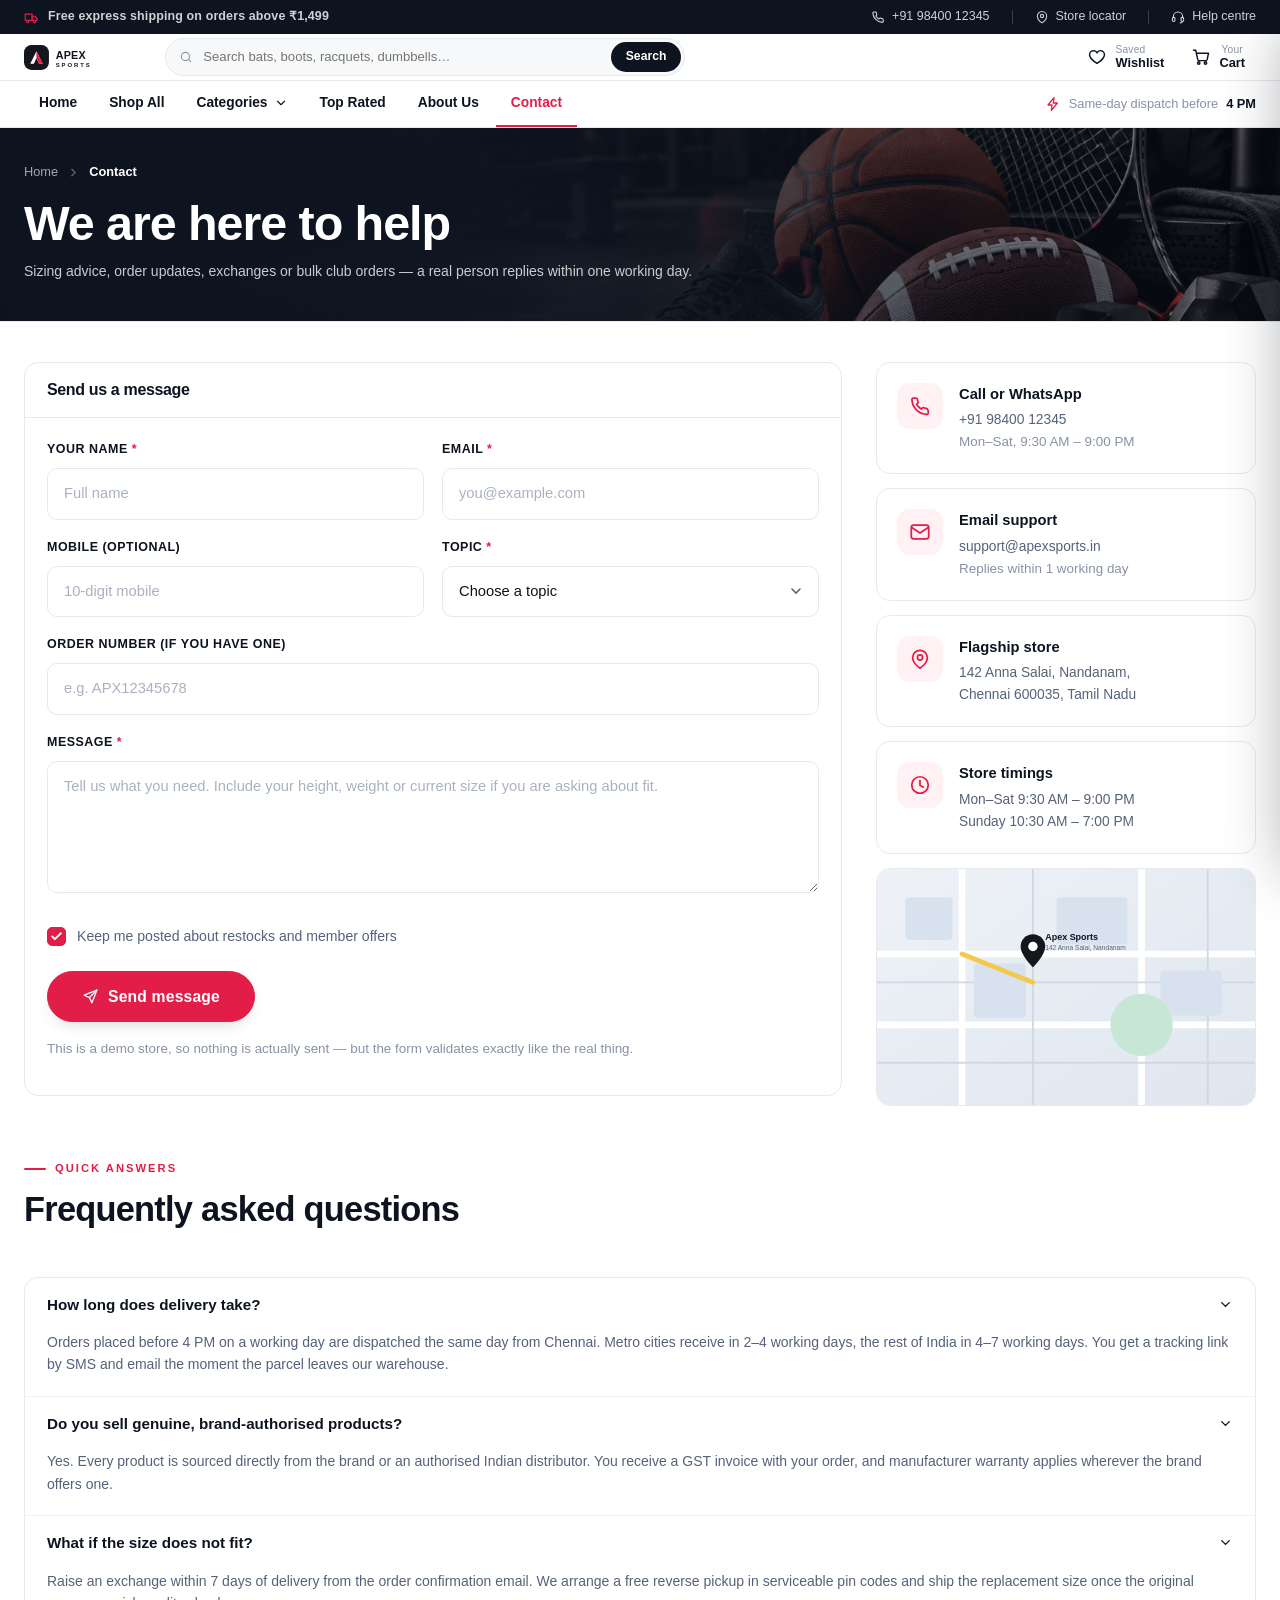
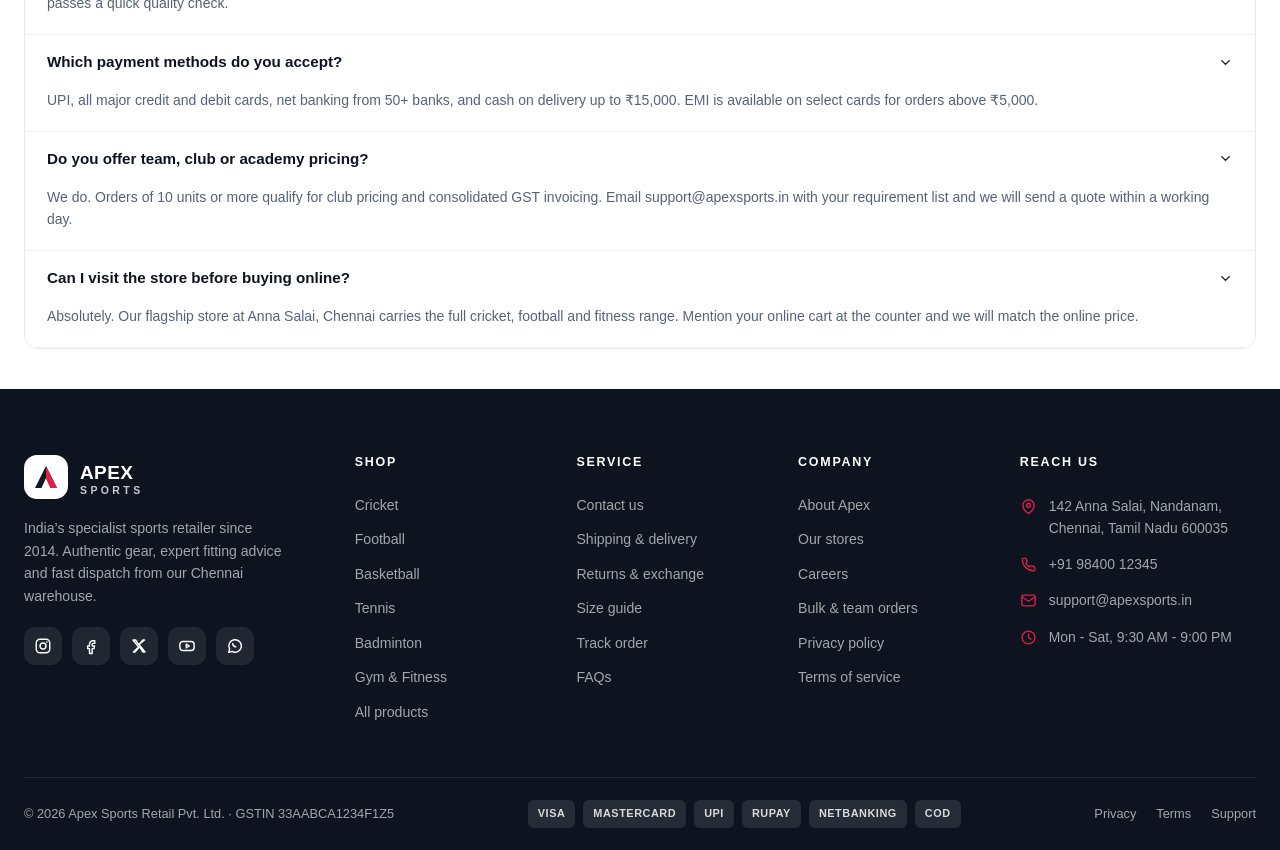
<file: contact.html>
﻿<!DOCTYPE html>
<html lang="en">
<head>
<meta charset="utf-8">
<meta name="viewport" content="width=device-width, initial-scale=1">
<title>Contact Us — Apex Sports</title>
<meta name="description" content="Talk to the Apex Sports team about orders, sizing, exchanges, bulk club orders or store visits. Chennai store open Mon–Sat, 9:30 AM to 9 PM.">
<meta name="theme-color" content="#0d1420">
<link rel="icon" href="assets/img/favicon.svg" type="image/svg+xml">
<link rel="stylesheet" href="assets/css/style.css">
</head>
<body>
<a class="skip-link" href="#main">Skip to content</a>
<header id="headerMount"></header>

<main id="main">
  <section class="page-head">
    <div class="container">
      <nav class="crumbs" aria-label="Breadcrumb">
        <a href="index.html">Home</a>
        <svg viewBox="0 0 24 24" fill="none" stroke="currentColor" stroke-width="2.4" stroke-linecap="round"><path d="M9 6l6 6-6 6"/></svg>
        <b>Contact</b>
      </nav>
      <h1>We are here to help</h1>
      <p>Sizing advice, order updates, exchanges or bulk club orders — a real person replies within one working day.</p>
    </div>
  </section>

  <section class="section section--tight">
    <div class="container">
      <div class="contact-layout">

        <div class="panel">
          <div class="panel__head"><h3>Send us a message</h3></div>
          <div class="panel__body">
            <form id="contactForm" novalidate>
              <div class="field-row">
                <label class="field"><span class="field__label">Your name <span>*</span></span>
                  <input class="input" id="c-name" placeholder="Full name" autocomplete="name">
                  <span class="field__error">Please tell us your name</span></label>
                <label class="field"><span class="field__label">Email <span>*</span></span>
                  <input class="input" id="c-email" placeholder="you@example.com" autocomplete="email">
                  <span class="field__error">Enter a valid email address</span></label>
              </div>
              <div class="field-row">
                <label class="field"><span class="field__label">Mobile (optional)</span>
                  <input class="input" id="c-phone" placeholder="10-digit mobile" inputmode="numeric"></label>
                <label class="field"><span class="field__label">Topic <span>*</span></span>
                  <select class="select" id="c-topic">
                    <option value="">Choose a topic</option>
                    <option>Order status or tracking</option>
                    <option>Size or fit guidance</option>
                    <option>Exchange or return</option>
                    <option>Bulk / club / team order</option>
                    <option>Product availability</option>
                    <option>Something else</option>
                  </select>
                  <span class="field__error">Please pick a topic</span></label>
              </div>
              <label class="field"><span class="field__label">Order number (if you have one)</span>
                <input class="input" id="c-order" placeholder="e.g. APX12345678"></label>
              <label class="field"><span class="field__label">Message <span>*</span></span>
                <textarea class="textarea" id="c-message" placeholder="Tell us what you need. Include your height, weight or current size if you are asking about fit."></textarea>
                <span class="field__error">Please add at least 15 characters so we can help properly</span></label>
              <label class="check mb-16"><input type="checkbox" id="c-consent" checked>
                <span class="check__text">Keep me posted about restocks and member offers</span></label>
              <button class="btn btn--lg" type="submit">
                <svg viewBox="0 0 24 24" fill="none" stroke="currentColor" stroke-width="1.9" stroke-linecap="round" stroke-linejoin="round" width="18" height="18"><path d="M21 3L10.5 13.5"/><path d="M21 3l-7 18-3.5-7.5L3 10z"/></svg>
                Send message
              </button>
              <p class="small muted mt-16">This is a demo store, so nothing is actually sent — but the form validates exactly like the real thing.</p>
            </form>
          </div>
        </div>

        <aside>
          <div class="info-card">
            <span class="info-card__icon">
              <svg viewBox="0 0 24 24" fill="none" stroke="currentColor" stroke-width="1.9" stroke-linecap="round" stroke-linejoin="round"><path d="M21 16.9v2.6a1.7 1.7 0 0 1-1.9 1.7A17 17 0 0 1 3.2 5.3 1.7 1.7 0 0 1 4.9 3.4h2.6a1.7 1.7 0 0 1 1.7 1.5c.1.9.3 1.7.6 2.5a1.7 1.7 0 0 1-.4 1.8l-1.1 1.1a13.6 13.6 0 0 0 5.1 5.1l1.1-1.1a1.7 1.7 0 0 1 1.8-.4c.8.3 1.6.5 2.5.6a1.7 1.7 0 0 1 1.5 1.7z"/></svg>
            </span>
            <div><b>Call or WhatsApp</b><p>+91 98400 12345<br><span class="muted small">Mon–Sat, 9:30 AM – 9:00 PM</span></p></div>
          </div>
          <div class="info-card">
            <span class="info-card__icon">
              <svg viewBox="0 0 24 24" fill="none" stroke="currentColor" stroke-width="1.9" stroke-linecap="round" stroke-linejoin="round"><rect x="2.5" y="4.5" width="19" height="15" rx="2.5"/><path d="M3 7l9 6 9-6"/></svg>
            </span>
            <div><b>Email support</b><p>support@apexsports.in<br><span class="muted small">Replies within 1 working day</span></p></div>
          </div>
          <div class="info-card">
            <span class="info-card__icon">
              <svg viewBox="0 0 24 24" fill="none" stroke="currentColor" stroke-width="1.9" stroke-linecap="round" stroke-linejoin="round"><path d="M20 10.5c0 6-8 11.5-8 11.5S4 16.5 4 10.5a8 8 0 0 1 16 0z"/><circle cx="12" cy="10.3" r="2.8"/></svg>
            </span>
            <div><b>Flagship store</b><p>142 Anna Salai, Nandanam,<br>Chennai 600035, Tamil Nadu</p></div>
          </div>
          <div class="info-card">
            <span class="info-card__icon">
              <svg viewBox="0 0 24 24" fill="none" stroke="currentColor" stroke-width="1.9" stroke-linecap="round" stroke-linejoin="round"><circle cx="12" cy="12" r="9"/><path d="M12 7v5.3l3.6 2.1"/></svg>
            </span>
            <div><b>Store timings</b><p>Mon–Sat 9:30 AM – 9:00 PM<br>Sunday 10:30 AM – 7:00 PM</p></div>
          </div>
          <div class="info-card" style="padding:0;overflow:hidden">
            <div class="map-frame" style="border:0;border-radius:0;width:100%">
              <svg viewBox="0 0 800 500" width="100%" height="100%" role="img" aria-label="Stylised map of the Chennai store location">
                <defs>
                  <linearGradient id="mapbg" x1="0" y1="0" x2="1" y2="1">
                    <stop offset="0" stop-color="#eef2f7"/><stop offset="1" stop-color="#dfe6ef"/>
                  </linearGradient>
                </defs>
                <rect width="800" height="500" fill="url(#mapbg)"/>
                <g stroke="#ffffff" stroke-width="14" stroke-linecap="round">
                  <path d="M-20 180 H820"/><path d="M-20 330 H820"/><path d="M180 -20 V520"/><path d="M560 -20 V520"/>
                </g>
                <g stroke="#cfd8e3" stroke-width="4">
                  <path d="M-20 240 H820"/><path d="M-20 410 H820"/><path d="M330 -20 V520"/><path d="M700 -20 V520"/>
                </g>
                <rect x="205" y="200" width="110" height="115" rx="8" fill="#d7e2ee"/>
                <rect x="380" y="60" width="150" height="100" rx="8" fill="#d7e2ee"/>
                <rect x="600" y="215" width="130" height="95" rx="8" fill="#d7e2ee"/>
                <rect x="60" y="60" width="100" height="90" rx="8" fill="#d7e2ee"/>
                <circle cx="560" cy="330" r="66" fill="#c8e6d5"/>
                <path d="M180 180 L330 240" stroke="#f2c94c" stroke-width="10" stroke-linecap="round"/>
                <g transform="translate(330 180)">
                  <path d="M0-42a26 26 0 0 1 26 26c0 19-26 44-26 44S-26 3-26-16A26 26 0 0 1 0-42z" fill="#14171c"/>
                  <circle cx="0" cy="-16" r="10" fill="#ffffff"/>
                </g>
                <text x="356" y="150" font-family="Segoe UI, Arial, sans-serif" font-size="19" font-weight="700" fill="#0d1420">Apex Sports</text>
                <text x="356" y="172" font-family="Segoe UI, Arial, sans-serif" font-size="14" fill="#55627a">142 Anna Salai, Nandanam</text>
              </svg>
            </div>
          </div>
        </aside>

      </div>

      <section class="mt-48">
        <div class="section-head">
          <div><span class="eyebrow">Quick answers</span><h2>Frequently asked questions</h2></div>
        </div>
        <div class="panel" id="faq"></div>
      </section>
    </div>
  </section>
</main>

<footer id="footerMount"></footer>
<div id="drawerMount"></div>

<script src="assets/js/data.js"></script>
<script src="assets/js/app.js"></script>
<script src="assets/js/contact.js"></script>
</body>
</html>
</file>
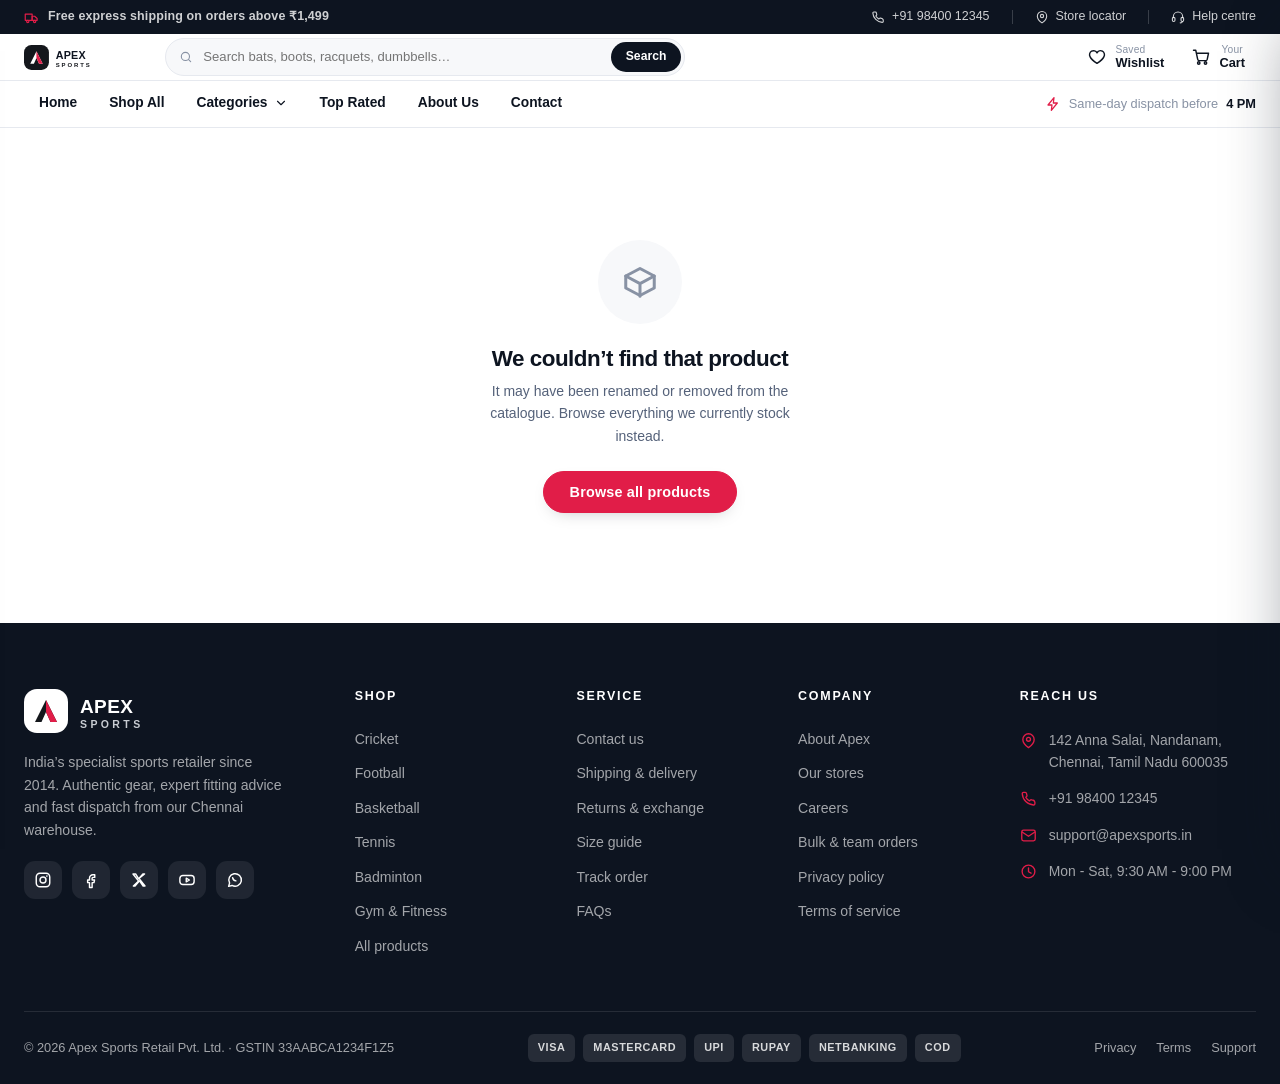
<file: product.html>
<!DOCTYPE html>
<html lang="en">
<head>
<meta charset="utf-8">
<meta name="viewport" content="width=device-width, initial-scale=1">
<title>Product — Apex Sports</title>
<meta name="description" content="Full specifications, verified customer reviews and genuine brand warranty on every Apex Sports product.">
<meta name="theme-color" content="#0d1420">
<link rel="icon" href="assets/img/favicon.svg" type="image/svg+xml">
<link rel="stylesheet" href="assets/css/style.css">
</head>
<body>
<a class="skip-link" href="#main">Skip to content</a>
<header id="headerMount"></header>

<main id="main">
  <section class="section section--tight" style="padding-top:28px">
    <div class="container">
      <nav class="crumbs" aria-label="Breadcrumb" id="pdpCrumbs"></nav>
      <div class="pdp" id="pdp"></div>
      <div class="tabs" id="pdpTabs"></div>
    </div>
  </section>

  <section class="section section--soft" id="relatedSection" hidden>
    <div class="container">
      <div class="section-head">
        <div>
          <span class="eyebrow">Complete the kit</span>
          <h2>You may also like</h2>
        </div>
        <a class="section-head__link" href="shop.html">Browse everything
          <svg viewBox="0 0 24 24" fill="none" stroke="currentColor" stroke-width="2.2" stroke-linecap="round" stroke-linejoin="round" width="16" height="16"><path d="M5 12h14"/><path d="M13 6l6 6-6 6"/></svg>
        </a>
      </div>
      <div class="product-grid" id="relatedGrid"></div>
    </div>
  </section>
</main>

<footer id="footerMount"></footer>
<div id="drawerMount"></div>

<script src="assets/js/data.js"></script>
<script src="assets/js/app.js"></script>
<script src="assets/js/product.js"></script>
</body>
</html>
</file>
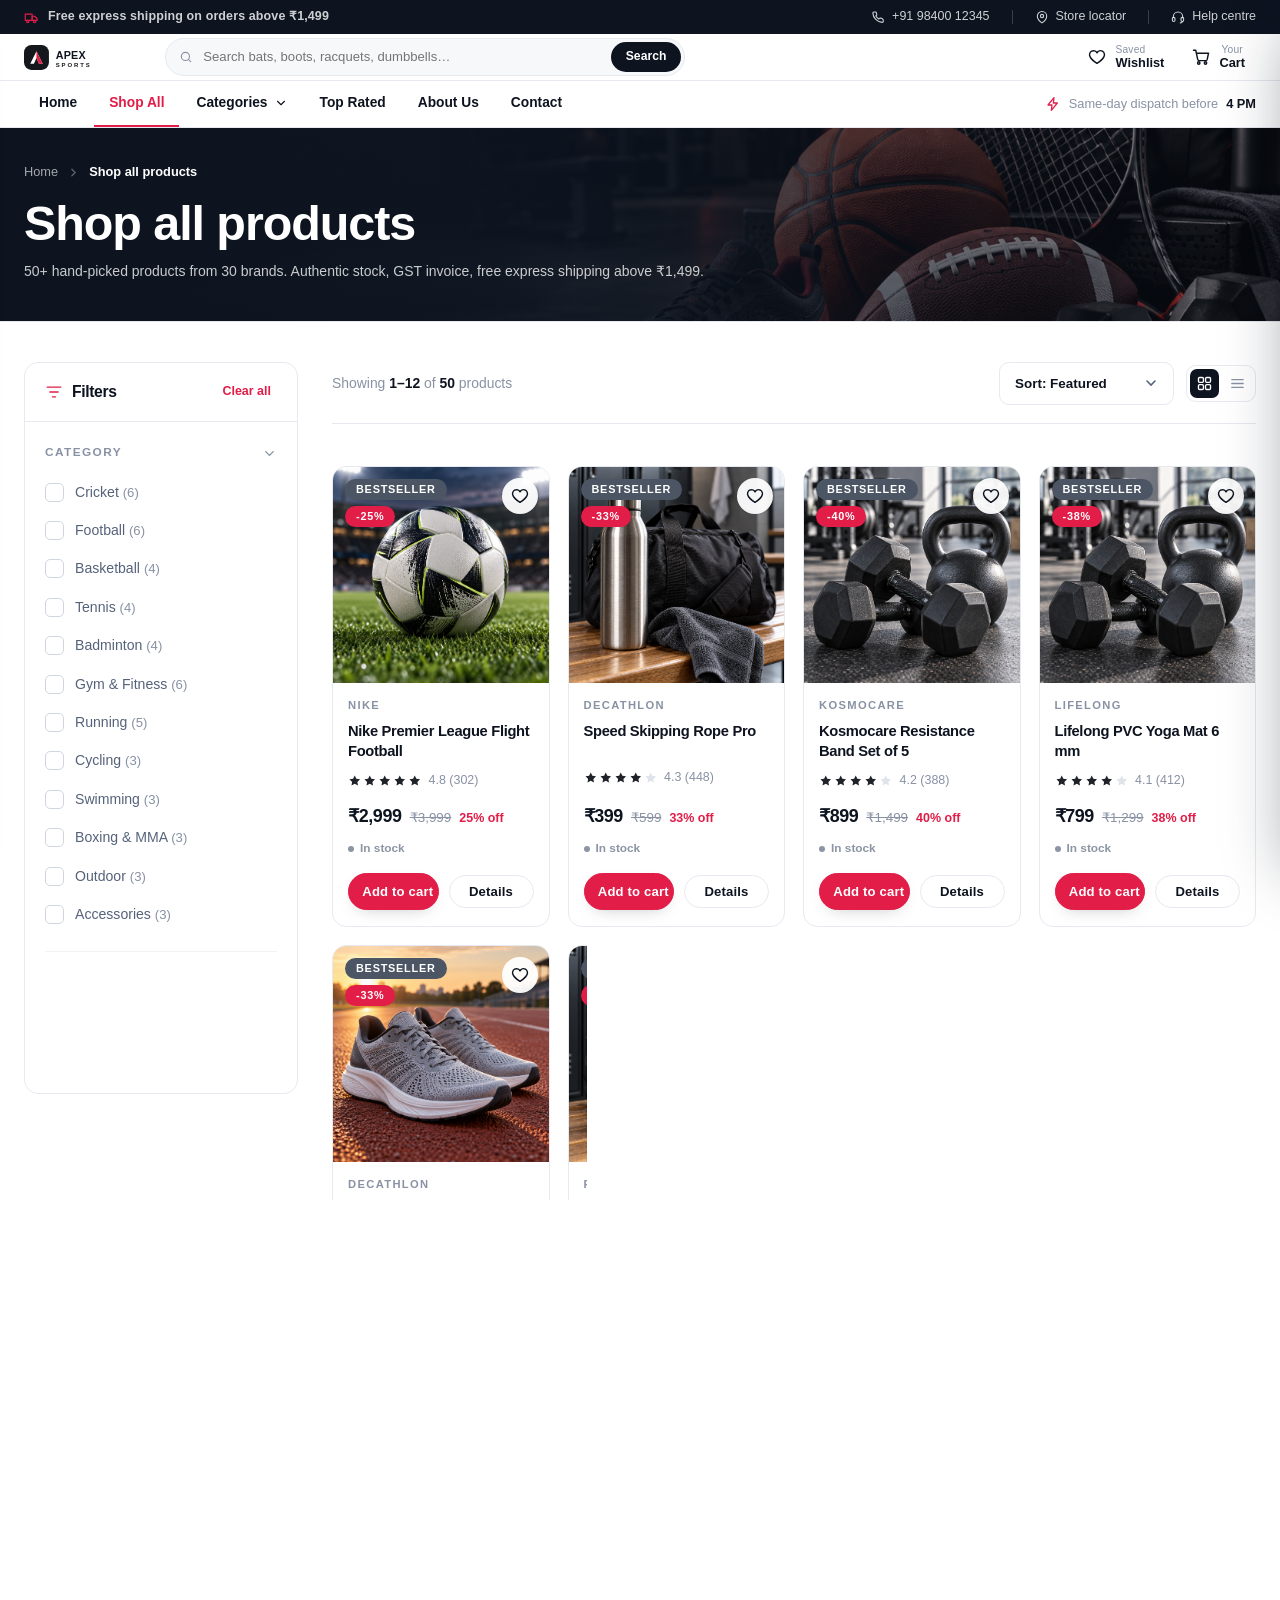
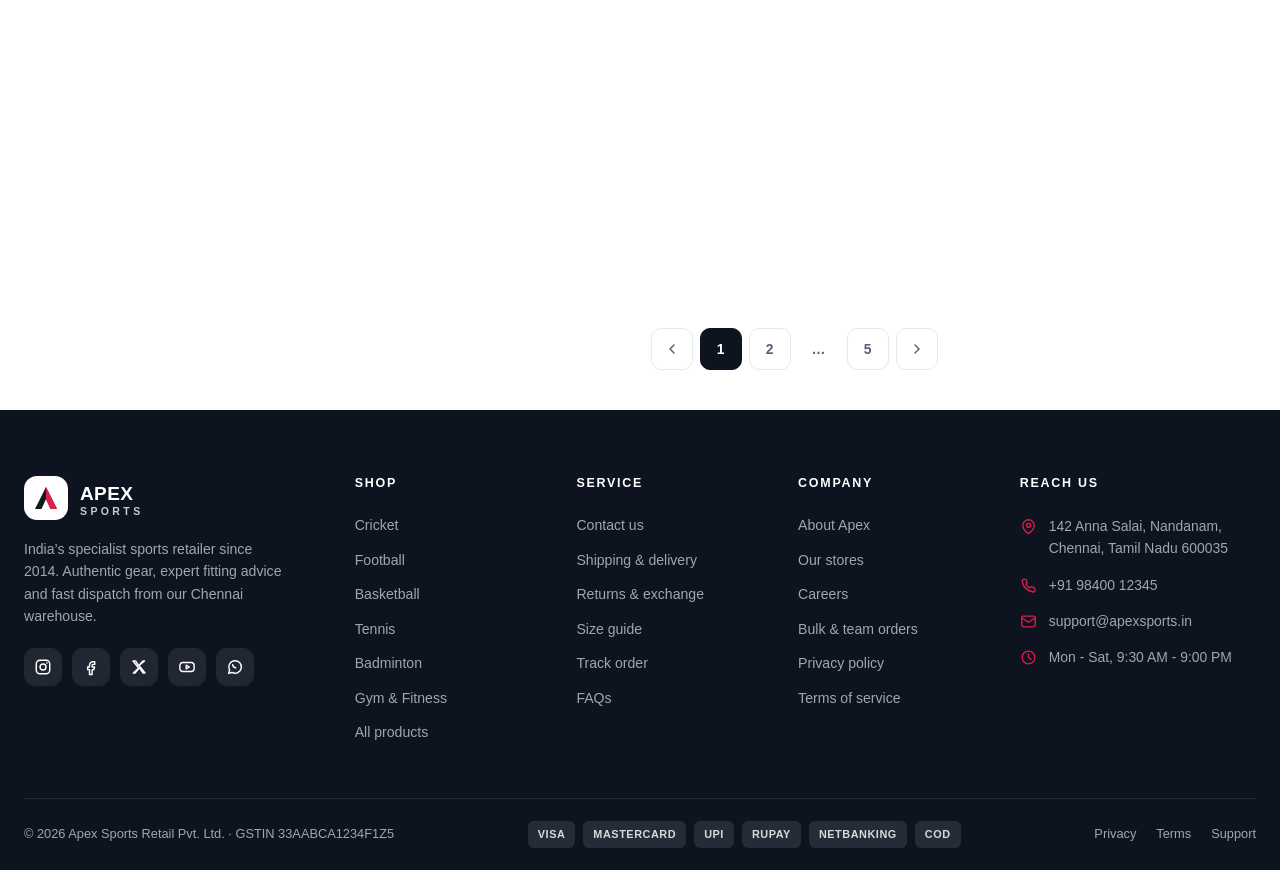
<file: shop.html>
<!DOCTYPE html>
<html lang="en">
<head>
<meta charset="utf-8">
<meta name="viewport" content="width=device-width, initial-scale=1">
<title>Shop All Sports Gear — Apex Sports</title>
<meta name="description" content="Browse 50+ authentic sports products across cricket, football, basketball, tennis, badminton, fitness, running, cycling, swimming, boxing and outdoor gear. Filter by brand, price and rating.">
<meta name="theme-color" content="#0d1420">
<link rel="icon" href="assets/img/favicon.svg" type="image/svg+xml">
<link rel="stylesheet" href="assets/css/style.css">
</head>
<body>
<a class="skip-link" href="#main">Skip to content</a>
<header id="headerMount"></header>

<main id="main">

  <section class="page-head">
    <div class="container">
      <nav class="crumbs" aria-label="Breadcrumb">
        <a href="index.html">Home</a>
        <svg viewBox="0 0 24 24" fill="none" stroke="currentColor" stroke-width="2.4" stroke-linecap="round"><path d="M9 6l6 6-6 6"/></svg>
        <b id="crumbNow">Shop all products</b>
      </nav>
      <h1 id="pageTitle">Shop all products</h1>
      <p id="pageSub">50+ hand-picked products from 30 brands. Authentic stock, GST invoice, free express shipping above ₹1,499.</p>
    </div>
  </section>

  <section class="section section--tight">
    <div class="container">
      <div class="shop-layout">

        <!-- ------------------------------------------------------- filters -->
        <aside class="filters" id="filters" aria-label="Product filters">
          <div class="filters__head">
            <h3>
              <svg viewBox="0 0 24 24" fill="none" stroke="currentColor" stroke-width="1.9" stroke-linecap="round"><path d="M3 5.5h18M6.5 12h11M10 18.5h4"/></svg>
              Filters
            </h3>
            <button class="filters__clear" id="clearFilters" type="button">Clear all</button>
          </div>
          <div class="filters__body" id="filtersBody"></div>
        </aside>

        <!-- --------------------------------------------------------- results -->
        <div>
          <div class="toolbar">
            <p class="toolbar__count" id="resultCount"><b>0</b> products</p>
            <div class="toolbar__right">
              <button class="btn btn--outline btn--sm filter-toggle" id="filterToggle" type="button">
                <svg viewBox="0 0 24 24" fill="none" stroke="currentColor" stroke-width="1.9" stroke-linecap="round" width="16" height="16"><path d="M3 5.5h18M6.5 12h11M10 18.5h4"/></svg>
                Filters
              </button>
              <label class="sr-only" for="sortBy">Sort products</label>
              <select class="select" id="sortBy">
                <option value="featured">Sort: Featured</option>
                <option value="price-asc">Price: Low to High</option>
                <option value="price-desc">Price: High to Low</option>
                <option value="rating">Customer Rating</option>
                <option value="discount">Biggest Discount</option>
                <option value="name">Name: A to Z</option>
              </select>
              <div class="view-toggle" role="group" aria-label="View mode">
                <button type="button" data-view="grid" class="is-on" aria-label="Grid view">
                  <svg viewBox="0 0 24 24" fill="none" stroke="currentColor" stroke-width="1.9"><rect x="3.5" y="3.5" width="7" height="7" rx="1.6"/><rect x="13.5" y="3.5" width="7" height="7" rx="1.6"/><rect x="3.5" y="13.5" width="7" height="7" rx="1.6"/><rect x="13.5" y="13.5" width="7" height="7" rx="1.6"/></svg>
                </button>
                <button type="button" data-view="list" aria-label="List view">
                  <svg viewBox="0 0 24 24" fill="none" stroke="currentColor" stroke-width="1.9" stroke-linecap="round"><path d="M4 6.5h16M4 12h16M4 17.5h16"/></svg>
                </button>
              </div>
            </div>
          </div>

          <div class="chips" id="activeChips"></div>
          <div class="product-grid" id="shopGrid"></div>
          <div id="shopEmpty"></div>
          <div class="pagination" id="pagination"></div>
        </div>

      </div>
    </div>
  </section>

  <section class="section section--tight" id="recentMount" hidden></section>

</main>

<footer id="footerMount"></footer>
<div id="drawerMount"></div>

<script src="assets/js/data.js"></script>
<script src="assets/js/app.js"></script>
<script src="assets/js/shop.js"></script>
</body>
</html>
</file>
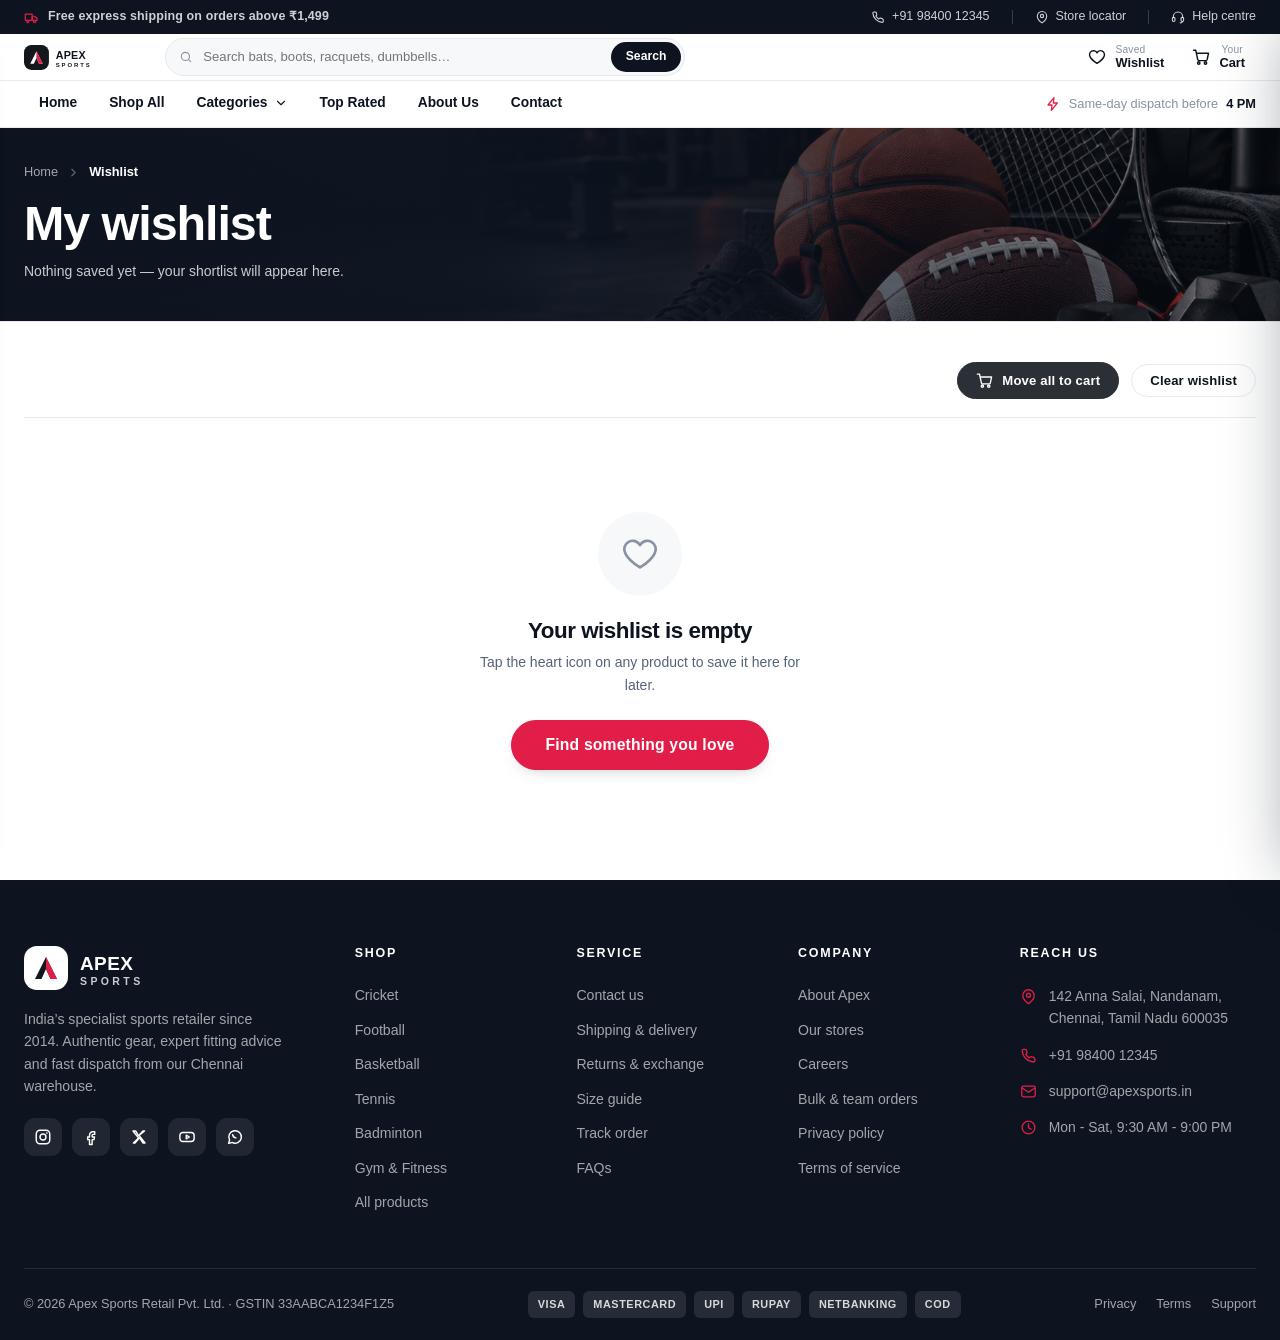
<file: wishlist.html>
<!DOCTYPE html>
<html lang="en">
<head>
<meta charset="utf-8">
<meta name="viewport" content="width=device-width, initial-scale=1">
<title>My Wishlist — Apex Sports</title>
<meta name="description" content="Products you have saved for later at Apex Sports.">
<meta name="theme-color" content="#0d1420">
<link rel="icon" href="assets/img/favicon.svg" type="image/svg+xml">
<link rel="stylesheet" href="assets/css/style.css">
</head>
<body>
<a class="skip-link" href="#main">Skip to content</a>
<header id="headerMount"></header>

<main id="main">
  <section class="page-head">
    <div class="container">
      <nav class="crumbs" aria-label="Breadcrumb">
        <a href="index.html">Home</a>
        <svg viewBox="0 0 24 24" fill="none" stroke="currentColor" stroke-width="2.4" stroke-linecap="round"><path d="M9 6l6 6-6 6"/></svg>
        <b>Wishlist</b>
      </nav>
      <h1>My wishlist</h1>
      <p id="wishSub">Saved items stay on this device until you remove them.</p>
    </div>
  </section>

  <section class="section section--tight">
    <div class="container">
      <div id="wishActions" class="toolbar" hidden>
        <p class="toolbar__count" id="wishCountText"></p>
        <div class="toolbar__right">
          <button class="btn btn--dark btn--sm" id="moveAll" type="button">
            <svg viewBox="0 0 24 24" fill="none" stroke="currentColor" stroke-width="1.9" stroke-linecap="round" stroke-linejoin="round" width="16" height="16"><circle cx="9" cy="20" r="1.6"/><circle cx="18" cy="20" r="1.6"/><path d="M2 3h3l2.6 12.2a2 2 0 0 0 2 1.6h8.7a2 2 0 0 0 2-1.55L22 7H6"/></svg>
            Move all to cart
          </button>
          <button class="btn btn--outline btn--sm" id="clearWish" type="button">Clear wishlist</button>
        </div>
      </div>
      <div class="product-grid" id="wishGrid"></div>
      <div id="wishEmpty"></div>
    </div>
  </section>
</main>

<footer id="footerMount"></footer>
<div id="drawerMount"></div>

<script src="assets/js/data.js"></script>
<script src="assets/js/app.js"></script>
<script src="assets/js/wishlist.js"></script>
</body>
</html>
</file>
<file: assets/css/style.css>
﻿/* ==========================================================================
   APEX SPORTS — design system
   1. Tokens        6. Header         11. Deals      16. Shop
   2. Base          7. Drawers        12. Brands     17. Product detail
   3. Layout        8. Hero           13. Reviews    18. Cart / checkout
   4. Buttons       9. USPs           14. Newsletter 19. Contact / about
   5. Forms        10. Categories     15. Footer     20. Utilities / responsive
   ========================================================================== */

/* ------------------------------------------------------------- 1. Tokens */
:root {
  /* ------------------------------------------------------------------
     BRAND COLOUR — these five values theme the entire site.
     Swap them for any palette you like; everything else follows.

       Electric   #4f46e5  #4338ca  #3730a3  #eef0ff  #dfe3ff
       Orange     #ff4d14  #ec4009  #c93405  #fff2ed  #ffe3d8
       Crimson    #e11d48  #c0143c  #9f1239  #fff1f4  #ffe0e6
       Ocean      #0e7490  #0b6079  #094e63  #ecfbfe  #d5f3fa
       Graphite   #334155  #263243  #1b2533  #f2f5f8  #e5eaf0
       Violet     #7c3aed  #6d28d9  #5b21b6  #f4f0ff  #e8deff
     ------------------------------------------------------------------ */
  --brand: #14171c;
  --brand-600: #000000;
  --brand-700: #000000;
  --brand-tint: #f2f3f5;
  --brand-tint-2: #e4e6ea;

  /* Signature accent — used sparingly on top of the monochrome base
     (buttons, badges, links, selected states). Change these three and the
     whole site re-accents without touching the black & white foundation. */
  --accent: #e11d48;
  --accent-600: #be123c;
  --accent-700: #9f1239;
  --accent-tint: #fff1f4;
  --accent-tint-2: #ffe0e6;

  --ink: #0d1420;
  --ink-800: #16202f;
  --ink-700: #223047;
  --body: #55627a;
  --muted: #8892a4;
  --line: #e6e9ef;
  --line-soft: #f0f2f6;

  --bg: #ffffff;
  --bg-soft: #f7f8fa;
  --bg-dark: #0d1420;

  --green: #4b5563;
  --green-tint: #f2f3f5;
  --amber: #1f2228;
  --amber-tint: #f2f3f5;
  --blue: #14171c;
  --blue-tint: #f7f8f9;
  --violet: #6b7280;
  --violet-tint: #f2f3f5;

  --radius-xs: 8px;
  --radius-sm: 10px;
  --radius: 14px;
  --radius-lg: 20px;
  --radius-xl: 28px;
  --radius-pill: 999px;

  --shadow-xs: 0 1px 2px rgba(13, 20, 32, .06);
  --shadow-sm: 0 2px 8px rgba(13, 20, 32, .06), 0 1px 2px rgba(13, 20, 32, .04);
  --shadow: 0 10px 28px -12px rgba(13, 20, 32, .18), 0 2px 6px rgba(13, 20, 32, .04);
  --shadow-lg: 0 28px 60px -24px rgba(13, 20, 32, .30), 0 6px 18px -8px rgba(13, 20, 32, .12);
  --shadow-brand: 0 12px 28px -12px rgba(225, 29, 72, .40);

  --font: "Segoe UI Variable Text", "Segoe UI", -apple-system, BlinkMacSystemFont, "Helvetica Neue", Arial, sans-serif;
  --font-display: "Segoe UI Variable Display", "Segoe UI Semibold", "Segoe UI", -apple-system, Arial, sans-serif;

  --container: 1400px;
  --gutter: 24px;
  --header-h: 118px;

  --ease: cubic-bezier(.22, .61, .36, 1);
  --ease-out: cubic-bezier(.16, 1, .3, 1);
}

/* --------------------------------------------------------------- 2. Base */
*, *::before, *::after { box-sizing: border-box; }

html { -webkit-text-size-adjust: 100%; scroll-behavior: smooth; }

body {
  margin: 0;
  font-family: var(--font);
  font-size: 14px;
  line-height: 1.6;
  color: var(--body);
  background: var(--bg);
  overflow-x: hidden;
  -webkit-font-smoothing: antialiased;
  text-rendering: optimizeLegibility;
}

body.no-scroll { overflow: hidden; }

h1, h2, h3, h4, h5 {
  font-family: var(--font-display);
  color: var(--ink);
  margin: 0 0 .55em;
  line-height: 1.15;
  letter-spacing: -.022em;
  font-weight: 800;
}
h1 { font-size: clamp(2rem, 1.35rem + 2.1vw, 3.1rem); }
h2 { font-size: clamp(1.5rem, 1.15rem + 1.25vw, 2.2rem); }
h3 { font-size: clamp(1.15rem, 1rem + .5vw, 1.45rem); }
h4 { font-size: 1.06rem; letter-spacing: -.01em; }
h5 { font-size: .95rem; letter-spacing: -.005em; }

p { margin: 0 0 1em; }
a { color: inherit; text-decoration: none; transition: color .18s var(--ease); }
a:hover { color: var(--accent); }
img { max-width: 100%; display: block; }
ul, ol { margin: 0; padding: 0; list-style: none; }
button { font: inherit; color: inherit; cursor: pointer; border: 0; background: none; }
input, select, textarea { font: inherit; color: inherit; }
svg { display: block; }
strong { color: var(--ink); font-weight: 700; }
hr { border: 0; border-top: 1px solid var(--line); margin: 32px 0; }

::selection { background: var(--brand); color: #fff; }

:focus-visible {
  outline: 3px solid rgba(225, 29, 72, .45);
  outline-offset: 2px;
  border-radius: 6px;
}

.skip-link {
  position: fixed; top: 10px; left: -300px; z-index: 400;
  background: var(--ink); color: #fff; padding: 12px 20px;
  border-radius: var(--radius-sm); font-weight: 700;
}
.skip-link:focus { left: 16px; color: #fff; }

/* ------------------------------------------------------------- 3. Layout */
.container {
  width: 100%;
  max-width: var(--container);
  margin-inline: auto;
  padding-inline: var(--gutter);
}
.container--narrow { max-width: 900px; }

.section { padding: 58px 0; }
.section--tight { padding: 40px 0; }
.section--soft { background: var(--bg-soft); }
.section--ink { background: var(--ink); color: rgba(255, 255, 255, .74); }
.section--ink h2, .section--ink h3, .section--ink h4 { color: #fff; }

.section-head {
  display: flex;
  align-items: flex-end;
  justify-content: space-between;
  gap: 24px;
  margin-bottom: 28px;
}
.section-head--center { flex-direction: column; align-items: center; text-align: center; }
.section-head p { margin: 0; max-width: 56ch; }
.section-head__link {
  flex: none; font-weight: 700; font-size: .88rem; color: var(--accent);
  display: inline-flex; align-items: center; gap: 7px; letter-spacing: .01em;
}
.section-head__link svg { transition: transform .22s var(--ease); }
.section-head__link:hover svg { transform: translateX(4px); }

.eyebrow {
  display: inline-flex; align-items: center; gap: 9px;
  font-size: .7rem; font-weight: 800; letter-spacing: .18em; text-transform: uppercase;
  color: var(--accent); margin-bottom: 12px;
}
.eyebrow::before {
  content: ""; width: 22px; height: 2px; background: var(--accent); border-radius: 2px;
}
.eyebrow--center { justify-content: center; }
.eyebrow--light { color: #c9cdd3; }
.eyebrow--light::before { background: #c9cdd3; }

.lede { font-size: 1.06rem; color: var(--body); max-width: 62ch; }

.grid { display: grid; gap: 24px; }
.grid--2 { grid-template-columns: repeat(2, 1fr); }
.grid--3 { grid-template-columns: repeat(3, 1fr); }
.grid--4 { grid-template-columns: repeat(4, 1fr); }

/* ------------------------------------------------------------ 4. Buttons */
.btn {
  --btn-bg: var(--accent);
  --btn-fg: #fff;
  --btn-bd: var(--accent);
  display: inline-flex;
  align-items: center;
  justify-content: center;
  gap: 9px;
  padding: 13px 26px;
  border-radius: var(--radius-pill);
  background: var(--btn-bg);
  color: var(--btn-fg);
  border: 1.5px solid var(--btn-bd);
  font-weight: 700;
  font-size: .9rem;
  letter-spacing: .012em;
  line-height: 1;
  white-space: nowrap;
  transition: transform .18s var(--ease), box-shadow .22s var(--ease),
              background .18s var(--ease), color .18s var(--ease), border-color .18s var(--ease);
  box-shadow: 0 6px 18px -10px rgba(13, 20, 32, .35);
}
.btn:hover { background: var(--accent-600); border-color: var(--accent-600); color: #fff; transform: translateY(-2px); box-shadow: var(--shadow-brand); }
.btn:active { transform: translateY(0); }
.btn svg { width: 17px; height: 17px; }

.btn--dark { --btn-bg: #2b2f36; --btn-bd: #2b2f36; box-shadow: none; }
.btn--dark:hover { background: #000000; border-color: #000000; box-shadow: 0 12px 28px -14px rgba(13, 20, 32, .8); }

.btn--outline { --btn-bg: transparent; --btn-fg: var(--ink); --btn-bd: var(--line); box-shadow: none; }
.btn--outline:hover { background: var(--ink); border-color: var(--ink); color: #fff; box-shadow: none; }

.btn--ghost { --btn-bg: var(--accent-tint); --btn-fg: var(--accent-700); --btn-bd: transparent; box-shadow: none; }
.btn--ghost:hover { background: var(--accent-tint-2); border-color: transparent; color: var(--accent-700); box-shadow: none; }

.btn--light { --btn-bg: #fff; --btn-fg: var(--ink); --btn-bd: #fff; box-shadow: none; }
.btn--light:hover { background: #fff; border-color: #fff; color: var(--brand); box-shadow: 0 16px 30px -16px rgba(0, 0, 0, .6); }

.btn--glass { --btn-bg: rgba(255,255,255,.12); --btn-fg: #fff; --btn-bd: rgba(255,255,255,.34); box-shadow: none; backdrop-filter: blur(6px); }
.btn--glass:hover { background: #fff; border-color: #fff; color: var(--ink); box-shadow: none; }

.btn--sm { padding: 9px 18px; font-size: .82rem; }
.btn--lg { padding: 16px 34px; font-size: .98rem; }
.btn--block { width: 100%; }
.btn--icon { padding: 11px; border-radius: 50%; }

.btn[disabled], .btn.is-disabled {
  opacity: .45; pointer-events: none; filter: grayscale(.4);
}

.icon-btn {
  width: 42px; height: 42px; border-radius: 50%;
  display: inline-flex; align-items: center; justify-content: center;
  color: var(--ink); background: transparent; border: 1.5px solid transparent;
  transition: background .18s var(--ease), border-color .18s var(--ease), color .18s var(--ease);
  position: relative;
}
.icon-btn:hover { background: var(--bg-soft); border-color: var(--line); color: var(--accent); }
.icon-btn svg { width: 20px; height: 20px; }

/* -------------------------------------------------------------- 5. Forms */
.field { display: block; margin-bottom: 18px; }
.field__label {
  display: block; font-size: .78rem; font-weight: 700; color: var(--ink);
  letter-spacing: .04em; text-transform: uppercase; margin-bottom: 8px;
}
.field__label span { color: var(--accent); }
.input, .select, .textarea {
  width: 100%;
  padding: 13px 16px;
  border: 1.5px solid var(--line);
  border-radius: var(--radius-sm);
  background: #fff;
  color: var(--ink);
  font-size: .92rem;
  transition: border-color .18s var(--ease), box-shadow .18s var(--ease), background .18s var(--ease);
}
.input::placeholder, .textarea::placeholder { color: #a9b2c1; }
.input:hover, .select:hover, .textarea:hover { border-color: #d3d9e3; }
.input:focus, .select:focus, .textarea:focus {
  outline: none; border-color: var(--accent); box-shadow: 0 0 0 4px rgba(225, 29, 72, .12);
}
.textarea { min-height: 132px; resize: vertical; }
.select {
  appearance: none;
  background-image: url("data:image/svg+xml,%3Csvg xmlns='http://www.w3.org/2000/svg' viewBox='0 0 24 24' fill='none' stroke='%2355627a' stroke-width='2.4' stroke-linecap='round'%3E%3Cpath d='M6 9l6 6 6-6'/%3E%3C/svg%3E");
  background-repeat: no-repeat;
  background-position: right 14px center;
  background-size: 16px;
  padding-right: 42px;
  cursor: pointer;
}
.field__hint { font-size: .78rem; color: var(--muted); margin: 7px 0 0; }
.field__error { font-size: .78rem; color: #d92d20; margin: 7px 0 0; font-weight: 600; display: none; }
.field.has-error .input, .field.has-error .select { border-color: #f0a9a2; background: #fff8f7; }
.field.has-error .field__error { display: block; }

.field-row { display: grid; grid-template-columns: 1fr 1fr; gap: 0 18px; }
.field-row--3 { grid-template-columns: repeat(3, 1fr); }

.check {
  display: flex; align-items: flex-start; gap: 11px;
  font-size: .88rem; color: var(--body); cursor: pointer; user-select: none;
  padding: 9px 0;
}
.check input { appearance: none; flex: none; width: 19px; height: 19px; margin: 1px 0 0; border: 1.5px solid #cfd6e0; border-radius: 5px; background: #fff; transition: all .16s var(--ease); position: relative; }
.check input[type="radio"] { border-radius: 50%; }
.check input:checked { background: var(--accent); border-color: var(--accent); }
.check input:checked::after {
  content: ""; position: absolute; inset: 0;
  background: url("data:image/svg+xml,%3Csvg xmlns='http://www.w3.org/2000/svg' viewBox='0 0 24 24' fill='none' stroke='white' stroke-width='3.4' stroke-linecap='round' stroke-linejoin='round'%3E%3Cpath d='M20 6L9 17l-5-5'/%3E%3C/svg%3E") center/13px no-repeat;
}
.check input[type="radio"]:checked::after { background: #fff; inset: 4px; border-radius: 50%; }
.check:hover input { border-color: var(--accent); }
.check__text { line-height: 1.45; }
.check__count { color: var(--muted); font-size: .82rem; }

/* ------------------------------------------------------------- 6. Header */
.site-header { position: sticky; top: 0; z-index: 120; background: #fff; }
.site-header.is-stuck { box-shadow: 0 6px 24px -14px rgba(13, 20, 32, .28); }

.topbar { background: var(--ink); color: rgba(255, 255, 255, .8); font-size: .78rem; }
.topbar__inner { display: flex; align-items: center; justify-content: space-between; gap: 20px; height: 34px; }
.topbar__msg { margin: 0; display: flex; align-items: center; gap: 9px; font-weight: 600; letter-spacing: .01em; }
.topbar__msg svg { width: 15px; height: 15px; color: var(--accent); }
.topbar__links { display: flex; align-items: center; gap: 22px; }
.topbar__links a { display: inline-flex; align-items: center; gap: 7px; color: rgba(255, 255, 255, .8); }
.topbar__links a:hover { color: #fff; }
.topbar__links svg { width: 14px; height: 14px; }
.topbar__sep { width: 1px; height: 14px; background: rgba(255, 255, 255, .18); }

.header-main { border-bottom: 1px solid var(--line); }
.header-main__inner { display: flex; align-items: center; gap: 22px; height: 46px; }
.brand { flex: none; display: flex; align-items: center; }
.brand img { height: 25px; width: auto; }

.search { position: relative; flex: 1; max-width: 520px; }
.search__box {
  display: flex; align-items: center;
  border: 1.5px solid var(--line); border-radius: var(--radius-pill);
  background: var(--bg-soft);
  transition: border-color .2s var(--ease), box-shadow .2s var(--ease), background .2s var(--ease);
  overflow: hidden;
}
.search__box:focus-within { border-color: var(--accent); background: #fff; box-shadow: 0 0 0 4px rgba(225, 29, 72, .10); }
.search__icon { flex: none; margin-left: 13px; color: var(--muted); width: 14px; height: 14px; }
.search__input {
  flex: 1; border: 0; background: none; padding: 6px 10px; font-size: .82rem; color: var(--ink); min-width: 0;
}
.search__input:focus { outline: none; }
.search__submit {
  flex: none; margin: 3px; padding: 5px 15px; border-radius: var(--radius-pill);
  background: var(--ink); color: #fff; font-weight: 700; font-size: .76rem;
  transition: background .18s var(--ease);
}
.search__submit:hover { background: var(--accent); }

.suggest {
  position: absolute; top: calc(100% + 10px); left: 0; right: 0; z-index: 60;
  background: #fff; border: 1px solid var(--line); border-radius: var(--radius);
  box-shadow: var(--shadow-lg); padding: 8px; display: none; max-height: 430px; overflow-y: auto;
}
.suggest.is-open { display: block; }
.suggest__label { font-size: .68rem; font-weight: 800; letter-spacing: .14em; text-transform: uppercase; color: var(--muted); padding: 10px 12px 6px; }
.suggest__item { display: flex; align-items: center; gap: 13px; padding: 9px 12px; border-radius: var(--radius-sm); transition: background .15s var(--ease); }
.suggest__item:hover { background: var(--bg-soft); color: inherit; }
.suggest__thumb { width: 46px; height: 46px; border-radius: 9px; background: var(--bg-soft); flex: none; object-fit: cover; }
.suggest__name { font-size: .87rem; font-weight: 600; color: var(--ink); line-height: 1.3; }
.suggest__meta { font-size: .76rem; color: var(--muted); }
.suggest__price { margin-left: auto; font-weight: 800; font-size: .87rem; color: var(--ink); }

.header-actions { display: flex; align-items: center; gap: 6px; margin-left: auto; }
.head-action {
  display: inline-flex; align-items: center; gap: 9px;
  padding: 5px 11px; border-radius: var(--radius-pill); color: var(--ink);
  transition: background .18s var(--ease), color .18s var(--ease);
}
.head-action:hover { background: var(--bg-soft); color: var(--accent); }
.head-action__icon { position: relative; display: inline-flex; }
.head-action__icon svg { width: 18px; height: 18px; }
.head-action__text { display: flex; flex-direction: column; line-height: 1.12; }
.head-action__text small { font-size: .64rem; color: var(--muted); letter-spacing: .02em; }
.head-action__text b { font-size: .8rem; font-weight: 700; }
.count {
  position: absolute; top: -6px; right: -8px; min-width: 18px; height: 18px; padding: 0 5px;
  border-radius: 999px; background: var(--accent); color: #fff;
  font-size: .66rem; font-weight: 800; display: inline-flex; align-items: center; justify-content: center;
  border: 2px solid #fff;
}
.count.is-zero { display: none; }
.count.is-bump { animation: bump .4s var(--ease); }
@keyframes bump { 0% { transform: scale(1); } 40% { transform: scale(1.4); } 100% { transform: scale(1); } }

.nav-toggle { display: none; }

.mainnav { border-bottom: 1px solid var(--line); background: #fff; }
.mainnav__inner { display: flex; align-items: center; justify-content: space-between; gap: 20px; }
.mainnav__list { display: flex; align-items: center; gap: 2px; }
.mainnav__list > li { position: relative; }
.mainnav__list > li > a {
  display: inline-flex; align-items: center; gap: 6px;
  padding: 11px 15px; font-size: .86rem; font-weight: 650; color: var(--ink);
  border-bottom: 2px solid transparent; transition: color .18s var(--ease), border-color .18s var(--ease);
}
.mainnav__list > li > a:hover, .mainnav__list > li.is-active > a { color: var(--accent); border-bottom-color: var(--accent); }
.mainnav__list svg { width: 14px; height: 14px; transition: transform .2s var(--ease); }
.mainnav__list > li:hover svg { transform: rotate(180deg); }
.mainnav__note {
  margin: 0; font-size: .8rem; color: var(--muted); white-space: nowrap;
  display: inline-flex; align-items: center; gap: 8px;
}
.mainnav__note svg { width: 16px; height: 16px; flex: none; color: var(--accent); }
.mainnav__note b { color: var(--ink); }

.mega {
  position: absolute; top: calc(100% + 1px); left: -16px; z-index: 80;
  width: 720px; padding: 26px;
  background: #fff; border: 1px solid var(--line); border-radius: 0 0 var(--radius-lg) var(--radius-lg);
  box-shadow: var(--shadow-lg);
  display: grid; grid-template-columns: 1fr 1fr 240px; gap: 26px;
  opacity: 0; visibility: hidden; transform: translateY(10px);
  transition: opacity .2s var(--ease), transform .22s var(--ease), visibility .2s;
}
.has-mega:hover .mega { opacity: 1; visibility: visible; transform: translateY(0); }
.mega__col h5 { font-size: .68rem; letter-spacing: .14em; text-transform: uppercase; color: var(--muted); margin-bottom: 12px; }
.mega__col a { display: block; padding: 6px 0; font-size: .86rem; color: var(--body); }
.mega__col a:hover { color: var(--accent); }
.mega__promo {
  background:
    linear-gradient(150deg, rgba(13,20,32,.96), rgba(13,20,32,.52)),
    url("../img/banners/page-header.png") center / cover no-repeat;
  border-radius: var(--radius); padding: 20px; color: rgba(255,255,255,.75);
  display: flex; flex-direction: column; justify-content: flex-end; min-height: 190px;
  position: relative; overflow: hidden;
}
.mega__promo::after {
  content: ""; position: absolute; inset: 0; z-index: 0;
  background: linear-gradient(0deg, rgba(13,20,32,.88), transparent 72%);
}
.mega__promo b { color: #fff; font-size: 1.1rem; display: block; margin-bottom: 4px; position: relative; z-index: 1; }
.mega__promo span { font-size: .8rem; position: relative; z-index: 1; }
.mega__promo .btn { margin-top: 14px; position: relative; z-index: 1; align-self: flex-start; }

/* ------------------------------------------------------------ 7. Drawers */
.scrim {
  position: fixed; inset: 0; z-index: 200; background: rgba(9, 14, 24, .55);
  backdrop-filter: blur(3px); opacity: 0; visibility: hidden; transition: opacity .28s var(--ease), visibility .28s;
}
.scrim.is-open { opacity: 1; visibility: visible; }

.drawer {
  position: fixed; top: 0; right: 0; bottom: 0; z-index: 210;
  width: min(420px, 100vw); background: #fff; display: flex; flex-direction: column;
  transform: translateX(102%); transition: transform .34s var(--ease-out);
  box-shadow: -30px 0 60px -30px rgba(13, 20, 32, .4);
}
.drawer.is-open { transform: translateX(0); }
.drawer--left { right: auto; left: 0; transform: translateX(-102%); }
.drawer--left.is-open { transform: translateX(0); }
.drawer--wide { width: min(480px, 100vw); }

.drawer__head {
  display: flex; align-items: center; justify-content: space-between; gap: 14px;
  padding: 20px 24px; border-bottom: 1px solid var(--line); flex: none;
}
.drawer__title { margin: 0; font-size: 1.08rem; display: flex; align-items: center; gap: 10px; }
.drawer__title span { font-size: .78rem; font-weight: 700; color: var(--accent); background: var(--accent-tint); padding: 3px 10px; border-radius: 999px; }
.drawer__body { flex: 1; overflow-y: auto; padding: 20px 24px; }
.drawer__foot { flex: none; border-top: 1px solid var(--line); padding: 20px 24px; background: var(--bg-soft); }
.drawer__close { margin: -6px -8px -6px 0; }

.drawer-nav__link {
  display: flex; align-items: center; justify-content: space-between;
  padding: 15px 4px; font-weight: 650; color: var(--ink); border-bottom: 1px solid var(--line-soft);
}
.drawer-nav__link:hover { color: var(--brand); }
.drawer-nav__link svg { width: 17px; height: 17px; color: var(--muted); }
.drawer-nav__group { margin-top: 24px; }
.drawer-nav__group h5 { font-size: .68rem; letter-spacing: .14em; text-transform: uppercase; color: var(--muted); margin-bottom: 6px; }

/* ---------------------------------------------------------------- 8. Hero */
.hero { position: relative; background: var(--ink); overflow: hidden; }
.hero__track { position: relative; height: 560px; }
.hero__slide {
  position: absolute; inset: 0;
  opacity: 0; visibility: hidden; transition: opacity .7s var(--ease), visibility .7s;
}
.hero__slide.is-active { opacity: 1; visibility: visible; }
.hero__grid {
  position: relative; z-index: 2; height: 100%;
  display: grid; grid-template-columns: 1.04fr .96fr; align-items: center; gap: 30px;
}
.hero__slide::before {
  content: ""; position: absolute; inset: 0; z-index: 0;
  background: linear-gradient(100deg, rgba(9,14,24,.97) 8%, rgba(9,14,24,.86) 42%, rgba(9,14,24,.35) 100%);
}
.hero__copy { position: relative; z-index: 2; padding: 40px 0; max-width: 620px; color: rgba(255,255,255,.78); }
.hero__copy h1 { color: #fff; margin-bottom: 16px; letter-spacing: -.03em; }
.hero__copy p { font-size: 1.06rem; max-width: 48ch; margin-bottom: 28px; }
.hero__actions { display: flex; flex-wrap: wrap; gap: 12px; }
.hero__stats { display: flex; gap: 34px; margin-top: 40px; padding-top: 26px; border-top: 1px solid rgba(255,255,255,.14); }
.hero__stat b { display: block; color: #fff; font-size: 1.5rem; font-weight: 800; letter-spacing: -.02em; }
.hero__stat span { font-size: .78rem; letter-spacing: .04em; text-transform: uppercase; color: rgba(255,255,255,.55); }
.hero__art { position: relative; z-index: 1; }

.hero__art-frame {
  position: relative; border-radius: var(--radius-xl); overflow: hidden;
  box-shadow: 0 50px 90px -40px rgba(0,0,0,.8);
  aspect-ratio: 4 / 3.1; background: #131c2b;
}
.hero__art-frame img { width: 100%; height: 100%; object-fit: cover; }
.hero__bg {
  position: absolute; inset: 0; width: 100%; height: 100%; object-fit: cover;
  opacity: .5; z-index: 0;
}
.hero__float {
  position: absolute; z-index: 3; background: rgba(255,255,255,.97); border-radius: var(--radius);
  padding: 13px 17px; box-shadow: var(--shadow-lg); display: flex; align-items: center; gap: 12px;
}
.hero__float b { display: block; color: var(--ink); font-size: .86rem; line-height: 1.2; }
.hero__float span { font-size: .74rem; color: var(--muted); }
.hero__float--a { bottom: -16px; left: -18px; }
.hero__float--b { top: 26px; right: -14px; }
.hero__float .dot { width: 34px; height: 34px; border-radius: 10px; display: grid; place-items: center; background: var(--accent-tint); color: var(--accent); flex: none; }
.hero__float .dot svg { width: 18px; height: 18px; }

.hero__nav { position: absolute; bottom: 28px; left: 0; right: 0; z-index: 4; }
.hero__nav-inner { display: flex; align-items: center; gap: 16px; }
.hero__dots { display: flex; gap: 9px; }
.hero__dot {
  width: 34px; height: 3px; border-radius: 3px; background: rgba(255,255,255,.28);
  transition: background .3s var(--ease), width .3s var(--ease);
}
.hero__dot.is-active { background: var(--accent); width: 56px; }
.hero__arrows { margin-left: auto; display: flex; gap: 9px; }
.hero__arrow {
  width: 42px; height: 42px; border-radius: 50%; border: 1.5px solid rgba(255,255,255,.3);
  color: #fff; display: grid; place-items: center; transition: all .2s var(--ease);
}
.hero__arrow:hover { background: #fff; color: var(--ink); border-color: #fff; }
.hero__arrow svg { width: 18px; height: 18px; }

.marquee { background: var(--brand); color: #fff; overflow: hidden; }
.marquee__inner { display: flex; gap: 44px; padding: 11px 0; white-space: nowrap; animation: slide 28s linear infinite; }
.marquee span { font-size: .78rem; font-weight: 700; letter-spacing: .12em; text-transform: uppercase; display: inline-flex; align-items: center; gap: 44px; }
.marquee span::after { content: "◆"; font-size: .6rem; opacity: .6; }
@keyframes slide { from { transform: translateX(0); } to { transform: translateX(-50%); } }

/* ---------------------------------------------------------------- 9. USPs */
.usp-strip { border-bottom: 1px solid var(--line); background: #fff; }
.usp-strip__grid { display: grid; grid-template-columns: repeat(4, 1fr); }
.usp {
  display: flex; align-items: center; gap: 15px; padding: 26px 22px;
  border-right: 1px solid var(--line);
}
.usp:last-child { border-right: 0; }
.usp__icon {
  width: 46px; height: 46px; flex: none; border-radius: 13px;
  background: var(--accent-tint); color: var(--accent); display: grid; place-items: center;
}
.usp__icon svg { width: 24px; height: 24px; }
.usp b { display: block; color: var(--ink); font-size: .9rem; font-weight: 700; }
.usp span { font-size: .8rem; color: var(--muted); }

/* --------------------------------------------------------- 10. Categories */
.cat-grid { display: grid; grid-template-columns: repeat(6, 1fr); gap: 14px; }
.cat-card {
  position: relative; overflow: hidden; border: 1px solid var(--line); border-radius: var(--radius);
  background: #fff; padding: 16px 14px 15px; text-align: center; color: var(--ink);
  transition: transform .25s var(--ease), box-shadow .25s var(--ease), border-color .25s var(--ease);
}
.cat-card:hover { transform: translateY(-5px); box-shadow: var(--shadow); border-color: transparent; color: var(--ink); }
.cat-card__img {
  display: block;
  width: 74px; height: 74px; margin: 0 auto 10px; border-radius: 50%; overflow: hidden;
  background: var(--bg-soft); border: 1px solid var(--line-soft);
  transition: transform .3s var(--ease);
}
.cat-card:hover .cat-card__img { transform: scale(1.07); }
.cat-card__img img { width: 100%; height: 100%; object-fit: cover; }
.cat-card b { display: block; font-size: .88rem; font-weight: 700; letter-spacing: -.01em; }
.cat-card span { font-size: .74rem; color: var(--muted); }
.cat-card__go {
  position: absolute; inset: auto 0 0 0; height: 3px; background: var(--accent);
  transform: scaleX(0); transform-origin: left; transition: transform .28s var(--ease);
}
.cat-card:hover .cat-card__go { transform: scaleX(1); }

/* -------------------------------------------------------- 11. Product card */
.product-grid { display: grid; grid-template-columns: repeat(4, 1fr); gap: 18px; }
.product-grid--3 { grid-template-columns: repeat(3, 1fr); }
.product-grid--5 { grid-template-columns: repeat(5, 1fr); }

.pcard {
  position: relative; display: flex; flex-direction: column;
  background: #fff; border: 1px solid var(--line); border-radius: var(--radius);
  overflow: hidden;
  transition: transform .25s var(--ease), box-shadow .25s var(--ease), border-color .25s var(--ease);
}
.pcard:hover { transform: translateY(-5px); box-shadow: var(--shadow); border-color: #dde2ea; }
.pcard__media { position: relative; aspect-ratio: 1; overflow: hidden; background: var(--bg-soft); }
.pcard__media img { width: 100%; height: 100%; object-fit: cover; transition: transform .5s var(--ease-out); }
.pcard:hover .pcard__media img { transform: scale(1.06); }
.pcard__badges { position: absolute; top: 12px; left: 12px; z-index: 2; display: flex; flex-direction: column; gap: 6px; align-items: flex-start; }
.pcard__wish {
  position: absolute; top: 11px; right: 11px; z-index: 3;
  width: 36px; height: 36px; border-radius: 50%; background: rgba(255,255,255,.94);
  display: grid; place-items: center; color: var(--ink); box-shadow: var(--shadow-xs);
  transition: color .18s var(--ease), transform .18s var(--ease), background .18s var(--ease);
}
.pcard__wish svg { width: 18px; height: 18px; }
.pcard__wish:hover { color: var(--accent); transform: scale(1.08); }
.pcard__wish.is-on { color: var(--accent); }
.pcard__wish.is-on svg { fill: currentColor; }
.pcard__quick {
  position: absolute; left: 12px; right: 12px; bottom: 12px; z-index: 3;
  opacity: 0; transform: translateY(12px);
  transition: opacity .22s var(--ease), transform .25s var(--ease);
}
.pcard:hover .pcard__quick, .pcard:focus-within .pcard__quick { opacity: 1; transform: translateY(0); }
.pcard__quick .btn { width: 100%; --btn-bg: rgba(255,255,255,.97); --btn-fg: var(--ink); --btn-bd: transparent; backdrop-filter: blur(4px); box-shadow: var(--shadow-sm); }
.pcard__quick .btn:hover { --btn-bg: var(--ink); --btn-fg: #fff; }

.pcard__body { padding: 14px 15px 16px; display: flex; flex-direction: column; flex: 1; }
.pcard__brand { font-size: .7rem; font-weight: 800; letter-spacing: .12em; text-transform: uppercase; color: var(--muted); margin-bottom: 6px; }
.pcard__name {
  font-size: .92rem; font-weight: 650; color: var(--ink); line-height: 1.4; margin: 0 0 9px;
  display: -webkit-box; -webkit-line-clamp: 2; -webkit-box-orient: vertical; overflow: hidden;
  min-height: 2.6em;
}
.pcard:hover .pcard__name { color: var(--accent); }
.pcard__rating { display: flex; align-items: center; gap: 7px; margin-bottom: 11px; font-size: .78rem; color: var(--muted); }
.pcard__price { display: flex; align-items: baseline; gap: 8px; flex-wrap: wrap; margin-top: auto; }
.price { font-size: 1.12rem; font-weight: 800; color: var(--ink); letter-spacing: -.02em; font-variant-numeric: tabular-nums; }
.price--strike { font-size: .84rem; color: var(--muted); text-decoration: line-through; font-weight: 500; }
.price--off { font-size: .78rem; font-weight: 800; color: var(--accent); }
.pcard__foot {
  margin-top: 15px;
  display: grid;
  grid-template-columns: minmax(0, 1.35fr) minmax(85px, .65fr);
  gap: 10px;
  align-items: center;
}
.pcard__foot .btn { width: 100%; min-width: 0; padding-inline: 10px; }
.pcard__stock { font-size: .74rem; font-weight: 700; margin-top: 9px; display: inline-flex; align-items: center; gap: 6px; }
.pcard__stock--low { color: #14171c; }
.pcard__stock--ok { color: #8b95a3; }
.pcard__stock i { width: 6px; height: 6px; border-radius: 50%; background: currentColor; display: inline-block; }

.stars { display: inline-flex; gap: 1.5px; color: var(--amber); }
.stars svg { width: 13.5px; height: 13.5px; }
.stars--lg svg { width: 17px; height: 17px; }
.stars .is-off { color: #dfe3ea; }

.badge {
  display: inline-flex; align-items: center; gap: 5px;
  padding: 5px 11px; border-radius: var(--radius-pill);
  font-size: .68rem; font-weight: 800; letter-spacing: .07em; text-transform: uppercase;
  background: var(--ink); color: #fff; line-height: 1;
}
.badge--sale { background: var(--accent); }
.badge--new { background: #ffffff; color: #14171c; border: 1.5px solid #14171c; padding: 4px 10px; }
.badge--best { background: #4b5563; }
.badge--limited { background: #9aa0a8; }
.badge--soft { background: var(--accent-tint); color: var(--accent-700); }
.badge--ghost { background: var(--bg-soft); color: var(--body); border: 1px solid var(--line); }

/* --------------------------------------------------------------- 12. Deals */
.deal {
  position: relative; overflow: hidden; border-radius: var(--radius-lg);
  background: linear-gradient(125deg, #131c2b 0%, #1d2a3f 55%, #141d2c 100%);
  color: #fff; padding: 42px;
  display: grid; grid-template-columns: 1.15fr .85fr; gap: 36px; align-items: center;
}
.deal::before {
  content: ""; position: absolute; width: 420px; height: 420px; border-radius: 50%;
  background: radial-gradient(circle, rgba(255,255,255,.10), transparent 65%);
  top: -140px; right: -80px;
}
.deal__copy { position: relative; }
.deal h2, .deal h3 { color: #fff; }
.deal p { color: rgba(255,255,255,.72); max-width: 46ch; }
.deal__timer { display: flex; gap: 12px; margin: 26px 0; }
.timer-box {
  min-width: 78px; text-align: center; padding: 13px 10px;
  background: rgba(255,255,255,.08); border: 1px solid rgba(255,255,255,.16);
  border-radius: var(--radius); backdrop-filter: blur(6px);
}
.timer-box b { display: block; font-size: 1.7rem; font-weight: 800; color: #fff; letter-spacing: -.03em; font-variant-numeric: tabular-nums; line-height: 1; }
.timer-box span { font-size: .66rem; letter-spacing: .14em; text-transform: uppercase; color: rgba(255,255,255,.55); }
.deal__art { position: relative; }
.deal__art img { width: 100%; border-radius: var(--radius-lg); }
.deal__price {
  position: absolute; right: 16px; bottom: 16px; background: #fff; color: var(--ink);
  border-radius: var(--radius); padding: 14px 18px; box-shadow: var(--shadow-lg);
}
.deal__price b { font-size: 1.3rem; font-weight: 800; display: block; letter-spacing: -.02em; }
.deal__price span { font-size: .76rem; color: var(--muted); }

/* -------------------------------------------------------------- 13. Brands */
.brand-strip { display: grid; grid-template-columns: repeat(8, 1fr); gap: 1px; background: var(--line); border: 1px solid var(--line); border-radius: var(--radius); overflow: hidden; }
.brand-tile {
  background: #fff; padding: 26px 12px; display: grid; place-items: center; text-align: center; min-height: 92px;
  font-weight: 800; font-size: .95rem; letter-spacing: .04em; color: #a9b2c1;
  transition: color .2s var(--ease), background .2s var(--ease);
}
.brand-tile:hover { color: var(--ink); background: var(--bg-soft); }

/* ----------------------------------------------------------- 14. Reviews */
.review-grid { display: grid; grid-template-columns: repeat(3, 1fr); gap: 22px; }
.review-card {
  background: #fff; border: 1px solid var(--line); border-radius: var(--radius);
  padding: 26px; display: flex; flex-direction: column; gap: 14px;
  transition: transform .25s var(--ease), box-shadow .25s var(--ease);
}
.review-card:hover { transform: translateY(-4px); box-shadow: var(--shadow); }
.review-card__quote { font-size: .95rem; color: var(--body); margin: 0; line-height: 1.65; }
.review-card__who { display: flex; align-items: center; gap: 13px; margin-top: auto; padding-top: 16px; border-top: 1px solid var(--line-soft); }
.avatar {
  width: 44px; height: 44px; border-radius: 50%; flex: none;
  display: grid; place-items: center; font-weight: 800; font-size: .9rem; color: #fff;
  background: linear-gradient(135deg, #14171c, #6b7078);
}
.review-card__who b { display: block; color: var(--ink); font-size: .88rem; }
.review-card__who span { font-size: .78rem; color: var(--muted); }

/* --------------------------------------------------------- 15. Newsletter */
.newsletter {
  background:
    linear-gradient(100deg, rgba(20,23,28,.98) 0%, rgba(20,23,28,.90) 45%, rgba(20,23,28,.40) 100%),
    url("../img/banners/cta-team.png") center / cover no-repeat;
  border-radius: var(--radius-lg); padding: 46px; color: #fff;
  display: grid; grid-template-columns: 1fr 1fr; gap: 34px; align-items: center;
  position: relative; overflow: hidden;
}
.newsletter > * { position: relative; z-index: 1; }
.newsletter::after {
  content: ""; position: absolute; width: 340px; height: 340px; border-radius: 50%;
  border: 46px solid rgba(255,255,255,.12); right: -110px; bottom: -160px;
}
.newsletter h2 { color: #fff; margin-bottom: 10px; }
.newsletter p { color: rgba(255,255,255,.9); margin: 0; }
.newsletter__form { position: relative; display: flex; gap: 10px; background: #fff; border-radius: var(--radius-pill); padding: 6px; box-shadow: var(--shadow-lg); }
.newsletter__form input { flex: 1; border: 0; background: none; padding: 12px 20px; color: var(--ink); min-width: 0; }
.newsletter__form input:focus { outline: none; }
.newsletter__note { font-size: .78rem; color: rgba(255,255,255,.82); margin: 12px 0 0; }

/* ------------------------------------------------------------ 16. Footer */
.site-footer { background: var(--ink); color: rgba(255,255,255,.62); padding-top: 66px; }
.site-footer h5 { color: #fff; font-size: .78rem; letter-spacing: .14em; text-transform: uppercase; margin-bottom: 18px; }
.footer-grid { display: grid; grid-template-columns: 1.6fr 1fr 1fr 1fr 1.3fr; gap: 40px; padding-bottom: 48px; }
.footer-about p { font-size: .88rem; max-width: 34ch; margin: 18px 0 20px; }
.footer-links a { display: block; padding: 6px 0; font-size: .88rem; color: rgba(255,255,255,.62); }
.footer-links a:hover { color: #fff; }
.footer-contact li { display: flex; gap: 12px; padding: 7px 0; font-size: .87rem; align-items: flex-start; }
.footer-contact svg { width: 17px; height: 17px; color: var(--accent); flex: none; margin-top: 3px; }
.socials { display: flex; gap: 10px; margin-top: 20px; }
.socials a {
  width: 38px; height: 38px; border-radius: 11px; display: grid; place-items: center;
  background: rgba(255,255,255,.08); color: #fff; transition: background .2s var(--ease), transform .2s var(--ease);
}
.socials a:hover { background: var(--accent); transform: translateY(-3px); }
.socials svg { width: 18px; height: 18px; }
.footer-bottom {
  border-top: 1px solid rgba(255,255,255,.1); padding: 22px 0;
  display: flex; align-items: center; justify-content: space-between; gap: 20px; flex-wrap: wrap;
  font-size: .8rem;
}
.pay { display: flex; gap: 8px; align-items: center; }
.pay span {
  padding: 5px 10px; border-radius: 6px; background: rgba(255,255,255,.1);
  font-size: .68rem; font-weight: 700; letter-spacing: .05em; color: rgba(255,255,255,.82);
}
.footer-bottom__links { display: flex; gap: 20px; flex-wrap: wrap; }
.footer-bottom__links a:hover { color: #fff; }

/* -------------------------------------------------------------- 17. Shop */
.page-head {
  position: relative; overflow: hidden;
  background:
    linear-gradient(95deg, rgba(13,20,32,.98) 0%, rgba(13,20,32,.86) 48%, rgba(13,20,32,.36) 100%),
    url("../img/banners/page-header.png") center / cover no-repeat;
  border-bottom: 1px solid var(--line); padding: 34px 0 38px;
}
.page-head .container { position: relative; z-index: 1; }
.page-head h1 { margin-bottom: 8px; color: #fff; }
.page-head p { margin: 0; color: rgba(255,255,255,.78); }
.page-head .crumbs { color: rgba(255,255,255,.62); }
.page-head .crumbs a:hover { color: #fff; }
.page-head .crumbs b { color: #fff; }
.crumbs { display: flex; align-items: center; gap: 9px; font-size: .8rem; color: var(--muted); margin-bottom: 14px; flex-wrap: wrap; }
.crumbs a:hover { color: var(--accent); }
.crumbs svg { width: 13px; height: 13px; opacity: .55; }
.crumbs b { color: var(--ink); font-weight: 650; }

.shop-layout { display: grid; grid-template-columns: 274px 1fr; gap: 34px; align-items: start; }
.filters {
  position: sticky; top: calc(var(--header-h) + 18px);
  border: 1px solid var(--line); border-radius: var(--radius); background: #fff;
  max-height: calc(100vh - var(--header-h) - 40px); display: flex; flex-direction: column; overflow: hidden;
}
.filters__head { display: flex; align-items: center; justify-content: space-between; padding: 18px 20px; border-bottom: 1px solid var(--line); flex: none; }
.filters__head h3 { margin: 0; font-size: .98rem; display: flex; align-items: center; gap: 9px; }
.filters__head svg { width: 18px; height: 18px; color: var(--accent); }
.filters__body { overflow-y: auto; padding: 6px 20px 20px; flex: 1; }
.filters__clear { font-size: .78rem; font-weight: 700; color: var(--accent); }
.filters__clear:hover { text-decoration: underline; }
.filter-group { border-bottom: 1px solid var(--line-soft); padding: 18px 0; }
.filter-group:last-child { border-bottom: 0; }
.filter-group > h4 {
  font-size: .74rem; letter-spacing: .12em; text-transform: uppercase; color: var(--muted);
  margin: 0 0 12px; display: flex; align-items: center; justify-content: space-between; cursor: pointer;
}
.filter-group > h4 svg { width: 15px; height: 15px; transition: transform .2s var(--ease); }
.filter-group.is-collapsed > h4 svg { transform: rotate(-90deg); }
.filter-group.is-collapsed .filter-group__body { display: none; }

.range { padding: 4px 0 10px; }
.range__track { position: relative; height: 4px; background: var(--line); border-radius: 4px; margin: 18px 0 22px; }
.range__fill { position: absolute; height: 100%; background: var(--accent); border-radius: 4px; }
.range input[type="range"] {
  position: absolute; top: 50%; width: 100%; transform: translateY(-50%);
  appearance: none; background: none; pointer-events: none; margin: 0; height: 22px;
}
.range input[type="range"]::-webkit-slider-thumb {
  appearance: none; pointer-events: auto; width: 19px; height: 19px; border-radius: 50%;
  background: #fff; border: 3px solid var(--accent); box-shadow: var(--shadow-sm); cursor: grab;
}
.range input[type="range"]::-moz-range-thumb {
  pointer-events: auto; width: 15px; height: 15px; border-radius: 50%;
  background: #fff; border: 3px solid var(--accent); cursor: grab;
}
.range__values { display: flex; justify-content: space-between; font-size: .82rem; font-weight: 700; color: var(--ink); }

.colour-dots { display: flex; flex-wrap: wrap; gap: 9px; }
.colour-dot {
  width: 30px; height: 30px; border-radius: 50%; border: 2px solid var(--line);
  transition: transform .18s var(--ease), border-color .18s var(--ease); position: relative;
}
.colour-dot:hover { transform: scale(1.12); }
.colour-dot.is-on { border-color: var(--accent); box-shadow: 0 0 0 3px var(--accent-tint); }

.toolbar {
  display: flex; align-items: center; justify-content: space-between; gap: 18px;
  padding-bottom: 18px; border-bottom: 1px solid var(--line); margin-bottom: 24px; flex-wrap: wrap;
}
.toolbar__count { font-size: .87rem; color: var(--muted); margin: 0; }
.toolbar__count b { color: var(--ink); }
.toolbar__right { display: flex; align-items: center; gap: 12px; flex-wrap: wrap; }
.toolbar__right .select { width: auto; padding: 10px 40px 10px 15px; font-size: .84rem; font-weight: 600; }
.view-toggle { display: flex; gap: 4px; border: 1.5px solid var(--line); border-radius: var(--radius-sm); padding: 3px; }
.view-toggle button { padding: 6px; border-radius: 7px; color: var(--muted); display: grid; place-items: center; }
.view-toggle button.is-on { background: var(--ink); color: #fff; }
.view-toggle svg { width: 17px; height: 17px; }
.filter-toggle { display: none; }

.chips { display: flex; flex-wrap: wrap; gap: 8px; margin-bottom: 18px; }
.chip {
  display: inline-flex; align-items: center; gap: 7px; padding: 6px 12px;
  background: var(--accent-tint); color: var(--accent-700); border-radius: var(--radius-pill);
  font-size: .78rem; font-weight: 700;
}
.chip button { display: grid; place-items: center; color: inherit; opacity: .7; }
.chip button:hover { opacity: 1; }
.chip svg { width: 13px; height: 13px; }
.chip--clear { background: var(--bg-soft); color: var(--body); border: 1px solid var(--line); cursor: pointer; }

.product-grid.is-list { grid-template-columns: 1fr; gap: 16px; }
.product-grid.is-list .pcard { flex-direction: row; }
.product-grid.is-list .pcard__media { width: 240px; flex: none; aspect-ratio: auto; }
.product-grid.is-list .pcard__body { padding: 22px 24px; }
.product-grid.is-list .pcard__name { -webkit-line-clamp: 3; min-height: 0; font-size: 1.05rem; }
.product-grid.is-list .pcard__quick { position: static; opacity: 1; transform: none; margin-top: 14px; left: auto; right: auto; bottom: auto; }
.product-grid.is-list .pcard__quick .btn { width: auto; --btn-bg: var(--ink); --btn-fg: #fff; }
.product-grid.is-list .pcard__desc { display: block; font-size: .87rem; color: var(--muted); margin: 0 0 12px; }
.pcard__desc { display: none; }

.pagination { display: flex; justify-content: center; align-items: center; gap: 7px; margin-top: 42px; }
.pagination button, .pagination span {
  min-width: 42px; height: 42px; padding: 0 12px; border-radius: var(--radius-sm);
  display: inline-flex; align-items: center; justify-content: center;
  font-size: .87rem; font-weight: 700; color: var(--body); border: 1.5px solid var(--line); background: #fff;
  transition: all .18s var(--ease);
}
.pagination button:hover { border-color: var(--ink); color: var(--ink); }
.pagination .is-on { background: var(--ink); border-color: var(--ink); color: #fff; }
.pagination .is-dots { border: 0; background: none; }
.pagination svg { width: 16px; height: 16px; }

/* ---------------------------------------------------- 18. Product detail */
.pdp { display: grid; grid-template-columns: 1.06fr .94fr; gap: 48px; align-items: start; }
.gallery { display: grid; grid-template-columns: 84px 1fr; gap: 16px; position: sticky; top: calc(var(--header-h) + 20px); }
.gallery__thumbs { display: flex; flex-direction: column; gap: 12px; }
.gallery__thumb {
  border: 1.5px solid var(--line); border-radius: var(--radius-sm); overflow: hidden;
  background: var(--bg-soft); aspect-ratio: 1; transition: border-color .18s var(--ease), transform .18s var(--ease);
}
.gallery__thumb img { width: 100%; height: 100%; object-fit: cover; }
.gallery__thumb:hover { transform: translateY(-2px); }
.gallery__thumb.is-on { border-color: var(--accent); box-shadow: 0 0 0 3px var(--accent-tint); }
.gallery__main {
  position: relative; border: 1px solid var(--line); border-radius: var(--radius-lg);
  overflow: hidden; background: var(--bg-soft); aspect-ratio: 1;
}
.gallery__main img { width: 100%; height: 100%; object-fit: cover; transition: transform .4s var(--ease); }
.gallery__main:hover img { transform: scale(1.04); }
.gallery__badges { position: absolute; top: 16px; left: 16px; z-index: 2; display: flex; flex-direction: column; gap: 7px; align-items: flex-start; }
.gallery__zoom {
  position: absolute; bottom: 16px; right: 16px; z-index: 2;
  background: rgba(255,255,255,.95); border-radius: var(--radius-pill); padding: 9px 16px;
  font-size: .76rem; font-weight: 700; color: var(--ink); display: flex; align-items: center; gap: 7px;
  box-shadow: var(--shadow-sm);
}
.gallery__zoom svg { width: 15px; height: 15px; }

.pdp__brand { font-size: .74rem; font-weight: 800; letter-spacing: .14em; text-transform: uppercase; color: var(--accent); margin-bottom: 10px; display: block; }
.pdp h1 { font-size: clamp(1.5rem, 1.15rem + 1.2vw, 2.05rem); margin-bottom: 14px; }
.pdp__meta { display: flex; align-items: center; gap: 16px; flex-wrap: wrap; margin-bottom: 20px; font-size: .84rem; color: var(--muted); }
.pdp__meta .dotsep { width: 4px; height: 4px; border-radius: 50%; background: var(--line); }
.pdp__price { display: flex; align-items: baseline; gap: 12px; flex-wrap: wrap; padding: 20px 0; border-top: 1px solid var(--line); border-bottom: 1px solid var(--line); margin-bottom: 22px; }
.pdp__price .price { font-size: 2rem; }
.pdp__price .price--off { font-size: .9rem; background: var(--green-tint); padding: 4px 10px; border-radius: 999px; }
.pdp__price small { color: var(--muted); font-size: .78rem; width: 100%; }
.pdp__desc { color: var(--body); margin-bottom: 22px; }

.opt { margin-bottom: 20px; }
.opt__label { display: flex; align-items: center; justify-content: space-between; font-size: .8rem; font-weight: 700; color: var(--ink); margin-bottom: 10px; }
.opt__label span { color: var(--muted); font-weight: 600; }
.opt__label a { font-size: .78rem; color: var(--accent); }
.opt__values { display: flex; flex-wrap: wrap; gap: 9px; }
.opt__value {
  padding: 9px 17px; border: 1.5px solid var(--line); border-radius: var(--radius-sm);
  font-size: .84rem; font-weight: 650; color: var(--ink); background: #fff;
  transition: all .18s var(--ease);
}
.opt__value:hover { border-color: var(--ink); }
.opt__value.is-on { background: var(--ink); border-color: var(--ink); color: #fff; }
.opt__swatch { width: 38px; height: 38px; border-radius: 50%; border: 2px solid var(--line); padding: 0; position: relative; }
.opt__swatch.is-on { border-color: var(--accent); box-shadow: 0 0 0 3px var(--accent-tint); }

.buybox { display: flex; gap: 12px; align-items: stretch; margin-bottom: 18px; flex-wrap: wrap; }
.qty { display: inline-flex; align-items: center; border: 1.5px solid var(--line); border-radius: var(--radius-pill); overflow: hidden; flex: none; }
.qty button { width: 44px; height: 50px; display: grid; place-items: center; color: var(--ink); transition: background .16s var(--ease); }
.qty button:hover { background: var(--bg-soft); color: var(--accent); }
.qty button[disabled] { opacity: .3; pointer-events: none; }
.qty input { width: 46px; height: 50px; border: 0; text-align: center; font-weight: 800; color: var(--ink); background: none; font-size: .95rem; }
.qty input:focus { outline: none; }
.qty svg { width: 15px; height: 15px; }
.buybox .btn { flex: 1; min-width: 190px; }
.pdp__actions { display: flex; gap: 10px; flex-wrap: wrap; }

.pdp__assure { margin-top: 26px; border: 1px solid var(--line); border-radius: var(--radius); overflow: hidden; }
.assure-row { display: flex; align-items: center; gap: 14px; padding: 15px 18px; border-bottom: 1px solid var(--line-soft); font-size: .85rem; }
.assure-row:last-child { border-bottom: 0; }
.assure-row svg { width: 20px; height: 20px; color: var(--accent); flex: none; }
.assure-row b { color: var(--ink); display: block; font-size: .87rem; }
.assure-row span { color: var(--muted); font-size: .8rem; }

.tabs { margin-top: 64px; }
.tabs__nav { display: flex; gap: 4px; border-bottom: 1px solid var(--line); margin-bottom: 30px; overflow-x: auto; }
.tabs__btn {
  padding: 15px 22px; font-size: .9rem; font-weight: 700; color: var(--muted);
  border-bottom: 2px solid transparent; white-space: nowrap; transition: all .2s var(--ease);
}
.tabs__btn:hover { color: var(--ink); }
.tabs__btn.is-on { color: var(--accent); border-bottom-color: var(--accent); }
.tabs__panel { display: none; animation: fadeUp .35s var(--ease); }
.tabs__panel.is-on { display: block; }
@keyframes fadeUp { from { opacity: 0; transform: translateY(8px); } to { opacity: 1; transform: none; } }

.spec-table { width: 100%; border-collapse: collapse; border: 1px solid var(--line); border-radius: var(--radius); overflow: hidden; }
.spec-table tr:nth-child(odd) { background: var(--bg-soft); }
.spec-table th, .spec-table td { padding: 13px 18px; text-align: left; font-size: .88rem; border-bottom: 1px solid var(--line-soft); }
.spec-table th { width: 34%; font-weight: 700; color: var(--ink); }
.spec-table tr:last-child th, .spec-table tr:last-child td { border-bottom: 0; }

.feature-list { display: grid; grid-template-columns: repeat(2, 1fr); gap: 12px 26px; }
.feature-list li { display: flex; gap: 11px; align-items: flex-start; font-size: .9rem; }
.feature-list svg { width: 19px; height: 19px; color: var(--green); flex: none; margin-top: 2px; }

.rev-summary { display: grid; grid-template-columns: 250px 1fr; gap: 40px; align-items: center; padding: 28px; border: 1px solid var(--line); border-radius: var(--radius); background: var(--bg-soft); margin-bottom: 32px; }
.rev-score { text-align: center; }
.rev-score b { display: block; font-size: 3.2rem; font-weight: 800; color: var(--ink); line-height: 1; letter-spacing: -.04em; }
.rev-score span { font-size: .82rem; color: var(--muted); }
.rev-bars { display: grid; gap: 9px; }
.rev-bar { display: grid; grid-template-columns: 54px 1fr 46px; align-items: center; gap: 12px; font-size: .8rem; color: var(--muted); }
.rev-bar__track { height: 8px; background: #e6e9ef; border-radius: 8px; overflow: hidden; }
.rev-bar__fill { height: 100%; background: var(--amber); border-radius: 8px; transition: width .8s var(--ease-out); }
.rev-list { display: grid; gap: 16px; }
.rev-item { border: 1px solid var(--line); border-radius: var(--radius); padding: 22px; }
.rev-item__head { display: flex; align-items: center; gap: 13px; margin-bottom: 12px; flex-wrap: wrap; }
.rev-item__head b { color: var(--ink); font-size: .9rem; }
.rev-item__head time { margin-left: auto; font-size: .78rem; color: var(--muted); }
.rev-item h4 { margin: 0 0 7px; font-size: .95rem; }
.rev-item p { margin: 0; font-size: .89rem; }
.verified { display: inline-flex; align-items: center; gap: 5px; font-size: .72rem; font-weight: 700; color: var(--green); background: var(--green-tint); padding: 4px 10px; border-radius: 999px; }
.verified svg { width: 12px; height: 12px; }

/* ------------------------------------------------------- 19. Cart / checkout */
.cart-layout { display: grid; grid-template-columns: 1fr 388px; gap: 34px; align-items: start; }
.panel { border: 1px solid var(--line); border-radius: var(--radius); background: #fff; overflow: hidden; }
.panel__head { display: flex; align-items: center; justify-content: space-between; gap: 14px; padding: 18px 22px; border-bottom: 1px solid var(--line); }
.panel__head h3 { margin: 0; font-size: 1rem; }
.panel__body { padding: 22px; }
.panel--sticky { position: sticky; top: calc(var(--header-h) + 18px); }

.cart-row { display: grid; grid-template-columns: 108px 1fr auto; gap: 18px; padding: 20px 0; border-bottom: 1px solid var(--line-soft); }
.cart-row:first-child { padding-top: 0; }
.cart-row:last-child { border-bottom: 0; padding-bottom: 0; }
.cart-row__media { border: 1px solid var(--line); border-radius: var(--radius-sm); overflow: hidden; background: var(--bg-soft); aspect-ratio: 1; }
.cart-row__media img { width: 100%; height: 100%; object-fit: cover; }
.cart-row__brand { font-size: .7rem; font-weight: 800; letter-spacing: .12em; text-transform: uppercase; color: var(--muted); }
.cart-row__name { font-size: .95rem; font-weight: 650; color: var(--ink); margin: 5px 0 8px; line-height: 1.4; }
.cart-row__name:hover { color: var(--accent); }
.cart-row__opts { display: flex; gap: 8px; flex-wrap: wrap; margin-bottom: 12px; }
.cart-row__opt { font-size: .76rem; color: var(--body); background: var(--bg-soft); border: 1px solid var(--line); padding: 3px 10px; border-radius: 999px; }
.cart-row__tools { display: flex; align-items: center; gap: 16px; flex-wrap: wrap; }
.cart-row__link { font-size: .8rem; font-weight: 650; color: var(--muted); display: inline-flex; align-items: center; gap: 6px; }
.cart-row__link:hover { color: var(--accent); }
.cart-row__link svg { width: 14px; height: 14px; }
.cart-row__right { text-align: right; display: flex; flex-direction: column; align-items: flex-end; gap: 8px; }
.cart-row .qty button { width: 38px; height: 42px; }
.cart-row .qty input { width: 40px; height: 42px; }

.summary-row { display: flex; align-items: center; justify-content: space-between; gap: 14px; padding: 9px 0; font-size: .89rem; }
.summary-row b { color: var(--ink); font-weight: 700; font-variant-numeric: tabular-nums; }
.summary-row--total { border-top: 1px solid var(--line); margin-top: 12px; padding-top: 18px; font-size: 1.02rem; }
.summary-row--total b { font-size: 1.35rem; font-weight: 800; letter-spacing: -.02em; }
.summary-row--save b { color: var(--green); }
.coupon { display: flex; gap: 9px; margin: 16px 0; }
.coupon .input { padding: 11px 14px; font-size: .86rem; }
.coupon .btn { flex: none; }
.coupon-list { display: grid; gap: 8px; margin-bottom: 16px; }
.coupon-pill {
  display: flex; align-items: center; gap: 11px; width: 100%; text-align: left;
  border: 1px dashed var(--line); background: var(--bg-soft); border-radius: var(--radius-sm);
  padding: 11px 14px; font-size: .82rem; transition: all .18s var(--ease);
}
.coupon-pill:hover { border-color: var(--accent); background: var(--accent-tint); }
.coupon-pill b { color: var(--ink); letter-spacing: .06em; font-size: .8rem; }
.coupon-pill span { color: var(--muted); font-size: .78rem; }
.coupon-pill svg { width: 16px; height: 16px; color: var(--accent); margin-left: auto; flex: none; }
.coupon-applied { display: flex; align-items: center; gap: 10px; background: var(--green-tint); border: 1px solid #b7ecd3; color: #0a7a4c; border-radius: var(--radius-sm); padding: 11px 14px; font-size: .84rem; font-weight: 650; margin-bottom: 14px; }
.coupon-applied svg { width: 16px; height: 16px; flex: none; }
.coupon-applied button { margin-left: auto; color: inherit; opacity: .65; }
.coupon-applied button:hover { opacity: 1; }

.steps { display: flex; align-items: center; gap: 10px; margin-bottom: 30px; flex-wrap: wrap; }
.step { display: flex; align-items: center; gap: 10px; font-size: .85rem; font-weight: 650; color: var(--muted); }
.step__num { width: 30px; height: 30px; border-radius: 50%; border: 1.5px solid var(--line); display: grid; place-items: center; font-size: .8rem; font-weight: 800; }
.step.is-on { color: var(--ink); }
.step.is-on .step__num { background: var(--accent); border-color: var(--accent); color: #fff; }
.step.is-done .step__num { background: var(--green-tint); border-color: #b7ecd3; color: var(--green); }
.step__bar { width: 40px; height: 1.5px; background: var(--line); }

.pay-option { display: flex; gap: 14px; align-items: flex-start; border: 1.5px solid var(--line); border-radius: var(--radius); padding: 16px 18px; margin-bottom: 11px; cursor: pointer; transition: all .18s var(--ease); }
.pay-option:hover { border-color: #cfd6e0; }
.pay-option.is-on { border-color: var(--accent); background: var(--accent-tint); }
.pay-option input { margin-top: 3px; }
.pay-option b { display: block; color: var(--ink); font-size: .92rem; }
.pay-option span { font-size: .8rem; color: var(--muted); }
.pay-option__tag { margin-left: auto; font-size: .7rem; font-weight: 800; letter-spacing: .06em; text-transform: uppercase; color: var(--green); background: var(--green-tint); padding: 4px 10px; border-radius: 999px; flex: none; }

.success { text-align: center; max-width: 620px; margin: 0 auto; }
.success__icon {
  width: 92px; height: 92px; border-radius: 50%; background: var(--green-tint); color: var(--green);
  display: grid; place-items: center; margin: 0 auto 26px;
  animation: pop .5s var(--ease-out);
}
.success__icon svg { width: 44px; height: 44px; }
@keyframes pop { 0% { transform: scale(.5); opacity: 0; } 60% { transform: scale(1.08); } 100% { transform: scale(1); opacity: 1; } }
.success__meta { display: grid; grid-template-columns: repeat(2, 1fr); gap: 1px; background: var(--line); border: 1px solid var(--line); border-radius: var(--radius); overflow: hidden; margin: 30px 0; text-align: left; }
.success__meta div { background: #fff; padding: 16px 20px; }
.success__meta span { font-size: .74rem; letter-spacing: .1em; text-transform: uppercase; color: var(--muted); display: block; margin-bottom: 4px; }
.success__meta b { color: var(--ink); font-size: .95rem; }

/* ------------------------------------------------------ 20. Contact / about */
.contact-layout { display: grid; grid-template-columns: 1fr 380px; gap: 34px; align-items: start; }
.info-card { display: flex; gap: 16px; padding: 20px; border: 1px solid var(--line); border-radius: var(--radius); background: #fff; }
.info-card + .info-card { margin-top: 14px; }
.info-card__icon { width: 46px; height: 46px; border-radius: 13px; background: var(--accent-tint); color: var(--accent); display: grid; place-items: center; flex: none; }
.info-card__icon svg { width: 22px; height: 22px; }
.info-card b { display: block; color: var(--ink); font-size: .92rem; margin-bottom: 3px; }
.info-card p { margin: 0; font-size: .86rem; }
.map-frame { border: 1px solid var(--line); border-radius: var(--radius); overflow: hidden; background: var(--bg-soft); aspect-ratio: 16 / 10; position: relative; display: grid; place-items: center; }
.map-frame img { width: 100%; height: 100%; object-fit: cover; }

.stat-grid { display: grid; grid-template-columns: repeat(4, 1fr); gap: 20px; }
.stat { text-align: center; padding: 28px 18px; border: 1px solid var(--line); border-radius: var(--radius); background: #fff; }
.stat b { display: block; font-size: 2.1rem; font-weight: 800; color: var(--ink); letter-spacing: -.03em; line-height: 1; }
.stat span { font-size: .8rem; letter-spacing: .06em; text-transform: uppercase; color: var(--muted); }

.timeline { position: relative; padding-left: 34px; }
.timeline::before { content: ""; position: absolute; left: 9px; top: 8px; bottom: 8px; width: 2px; background: var(--line); }
.timeline__item { position: relative; padding-bottom: 30px; }
.timeline__item:last-child { padding-bottom: 0; }
.timeline__item::before {
  content: ""; position: absolute; left: -34px; top: 5px; width: 20px; height: 20px; border-radius: 50%;
  background: #fff; border: 3px solid var(--accent);
}
.timeline__item time { font-size: .78rem; font-weight: 800; letter-spacing: .1em; text-transform: uppercase; color: var(--accent); }
.timeline__item h4 { margin: 6px 0 6px; }
.timeline__item p { margin: 0; font-size: .9rem; }

/* ------------------------------------------------------------ 21. Drawer cart */
.mini-row { display: grid; grid-template-columns: 76px 1fr auto; gap: 14px; padding: 15px 0; border-bottom: 1px solid var(--line-soft); }
.mini-row:last-child { border-bottom: 0; }
.mini-row__media { border: 1px solid var(--line); border-radius: 10px; overflow: hidden; background: var(--bg-soft); aspect-ratio: 1; }
.mini-row__media img { width: 100%; height: 100%; object-fit: cover; }
.mini-row__name { font-size: .86rem; font-weight: 650; color: var(--ink); line-height: 1.35; margin-bottom: 4px; }
.mini-row__opt { font-size: .74rem; color: var(--muted); margin-bottom: 8px; }
.mini-row__price { font-weight: 800; color: var(--ink); font-size: .9rem; }
.mini-row__del { color: var(--muted); padding: 4px; }
.mini-row__del:hover { color: #d92d20; }
.mini-row__del svg { width: 15px; height: 15px; }
.mini-row .qty { border-radius: 999px; }
.mini-row .qty button { width: 30px; height: 30px; }
.mini-row .qty input { width: 30px; height: 30px; font-size: .82rem; }
.mini-row__right { display: flex; flex-direction: column; align-items: flex-end; justify-content: space-between; }

.freeship { margin-bottom: 18px; }
.freeship__text { font-size: .82rem; margin: 0 0 8px; color: var(--body); }
.freeship__text b { color: var(--ink); }
.freeship__track { height: 6px; border-radius: 6px; background: var(--line); overflow: hidden; }
.freeship__fill { height: 100%; background: linear-gradient(90deg, var(--accent), #f97393); border-radius: 6px; transition: width .5s var(--ease-out); }

/* -------------------------------------------------------------- 22. Toasts */
.toast-stack { position: fixed; right: 22px; bottom: 22px; z-index: 320; display: flex; flex-direction: column; gap: 11px; pointer-events: none; }
.toast {
  display: flex; align-items: center; gap: 13px; min-width: 292px; max-width: 380px;
  background: #fff; border: 1px solid var(--line); border-left: 4px solid var(--green);
  border-radius: var(--radius); padding: 14px 17px; box-shadow: var(--shadow-lg);
  animation: toastIn .32s var(--ease-out); pointer-events: auto;
}
.toast.is-out { animation: toastOut .3s var(--ease) forwards; }
.toast__icon { width: 34px; height: 34px; border-radius: 10px; display: grid; place-items: center; flex: none; background: var(--green-tint); color: var(--green); }
.toast__icon svg { width: 18px; height: 18px; }
.toast b { display: block; font-size: .88rem; color: var(--ink); line-height: 1.3; }
.toast span { font-size: .79rem; color: var(--muted); }
.toast--cart { border-left-color: var(--accent); }
.toast--cart .toast__icon { background: var(--accent-tint); color: var(--accent); }
.toast--info { border-left-color: var(--blue); }
.toast--info .toast__icon { background: var(--blue-tint); color: var(--blue); }
.toast--error { border-left-color: #d92d20; }
.toast--error .toast__icon { background: #fef3f2; color: #d92d20; }
@keyframes toastIn { from { opacity: 0; transform: translateX(30px) scale(.96); } to { opacity: 1; transform: none; } }
@keyframes toastOut { to { opacity: 0; transform: translateX(30px) scale(.96); } }

/* --------------------------------------------------------- 23. Empty state */
.empty { text-align: center; padding: 70px 24px; }
.empty__icon { width: 84px; height: 84px; border-radius: 50%; background: var(--bg-soft); color: var(--muted); display: grid; place-items: center; margin: 0 auto 22px; }
.empty__icon svg { width: 38px; height: 38px; }
.empty h3 { margin-bottom: 8px; }
.empty p { max-width: 42ch; margin: 0 auto 24px; }

/* --------------------------------------------------------- 24. Quick view */
.modal {
  position: fixed; inset: 0; z-index: 230; display: grid; place-items: center; padding: 24px;
  opacity: 0; visibility: hidden; transition: opacity .25s var(--ease), visibility .25s;
}
.modal.is-open { opacity: 1; visibility: visible; }
.modal__box {
  position: relative; background: #fff; border-radius: var(--radius-lg); overflow: hidden;
  width: min(900px, 100%); max-height: 88vh; overflow-y: auto; box-shadow: var(--shadow-lg);
  transform: translateY(16px) scale(.98); transition: transform .3s var(--ease-out);
}
.modal.is-open .modal__box { transform: none; }
.modal__close { position: absolute; top: 14px; right: 14px; z-index: 4; background: #fff; border: 1px solid var(--line); }
.qv { display: grid; grid-template-columns: 1fr 1fr; }
.qv__media { background: var(--bg-soft); }
.qv__media img { width: 100%; height: 100%; object-fit: cover; aspect-ratio: 1; }
.qv__body { padding: 34px; }
.qv__body h3 { margin-bottom: 10px; }

/* ------------------------------------------------------------ 25. Skeleton */
.skeleton { background: linear-gradient(100deg, #eef1f5 30%, #f7f9fc 50%, #eef1f5 70%); background-size: 220% 100%; animation: shimmer 1.3s infinite linear; border-radius: var(--radius-sm); }
@keyframes shimmer { from { background-position: 120% 0; } to { background-position: -120% 0; } }

/* --------------------------------------------------------- 26. Utilities */
.text-center { text-align: center; }
.mt-0 { margin-top: 0; } .mb-0 { margin-bottom: 0; }
.mt-8 { margin-top: 8px; } .mt-16 { margin-top: 16px; } .mt-24 { margin-top: 24px; }
.mt-32 { margin-top: 32px; } .mt-48 { margin-top: 48px; }
.mb-8 { margin-bottom: 8px; } .mb-16 { margin-bottom: 16px; } .mb-24 { margin-bottom: 24px; }
.mb-32 { margin-bottom: 32px; } .mb-48 { margin-bottom: 48px; }
.muted { color: var(--muted); }
.small { font-size: .84rem; }
.flex { display: flex; } .items-center { align-items: center; } .justify-between { justify-content: space-between; }
.gap-8 { gap: 8px; } .gap-12 { gap: 12px; } .gap-16 { gap: 16px; } .gap-24 { gap: 24px; }
.wrap { flex-wrap: wrap; }
.hidden { display: none !important; }
.sr-only { position: absolute; width: 1px; height: 1px; overflow: hidden; clip: rect(0 0 0 0); white-space: nowrap; }
.reveal { opacity: 0; transform: translateY(18px); transition: opacity .6s var(--ease-out), transform .6s var(--ease-out); }
.reveal.is-in { opacity: 1; transform: none; }

/* ------------------------------------------------------- 27. Responsive */
@media (max-width: 1180px) {
  :root { --header-h: 142px; }
  .product-grid { grid-template-columns: repeat(3, 1fr); }
  .cat-grid { grid-template-columns: repeat(4, 1fr); }
  .brand-strip { grid-template-columns: repeat(4, 1fr); }
  .footer-grid { grid-template-columns: 1.5fr 1fr 1fr 1.3fr; gap: 32px; }
  .footer-grid > *:nth-child(4) { display: none; }
}

@media (max-width: 1024px) {
  :root { --gutter: 20px; --header-h: 118px; }
  .section { padding: 60px 0; }
  .head-action__text { display: none; }
  .header-main__inner { gap: 14px; height: 44px; }
  .mainnav { display: none; }
  .filters {
    position: fixed; top: 0; bottom: 0; left: 0; z-index: 220; width: min(330px, 88vw);
    border-radius: 0; max-height: none; transform: translateX(-102%);
    transition: transform .34s var(--ease-out);
  }
  .filters.is-open { transform: none; }
  .filter-toggle { display: inline-flex; }
  .shop-layout { grid-template-columns: 1fr; }
  .pdp { grid-template-columns: 1fr; gap: 32px; }
  .gallery { position: static; }
  .cart-layout, .contact-layout { grid-template-columns: 1fr; }
  .panel--sticky { position: static; }
  .deal { grid-template-columns: 1fr; padding: 32px; }
  .deal__art { max-width: 420px; }
  .review-grid { grid-template-columns: repeat(2, 1fr); }
  .newsletter { grid-template-columns: 1fr; padding: 34px; }
  .footer-grid { grid-template-columns: 1fr 1fr; gap: 30px; }
  .footer-grid > *:nth-child(4) { display: block; }
  .usp-strip__grid { grid-template-columns: repeat(2, 1fr); }
  .usp:nth-child(2) { border-right: 0; }
  .usp:nth-child(-n+2) { border-bottom: 1px solid var(--line); }
  .nav-toggle { display: inline-flex; }
  .hero__track { height: 500px; }
  .hero__grid { grid-template-columns: 1fr; }
  .hero__art { display: none; }
  .hero__copy { max-width: 100%; }
}

@media (max-width: 820px) {
  .product-grid, .product-grid--3, .product-grid--5 { grid-template-columns: repeat(2, 1fr); gap: 16px; }
  .grid--2 { grid-template-columns: 1fr; gap: 30px !important; }
  .grid--3, .grid--4 { grid-template-columns: repeat(2, 1fr); }
  .cat-grid { grid-template-columns: repeat(3, 1fr); }
  .stat-grid { grid-template-columns: repeat(2, 1fr); }
  .rev-summary { grid-template-columns: 1fr; gap: 24px; }
  .feature-list { grid-template-columns: 1fr; }
  .product-grid.is-list .pcard { flex-direction: column; }
  .product-grid.is-list .pcard__media { width: 100%; }
  .qv { grid-template-columns: 1fr; }
  .topbar__links { display: none; }
  .success__meta { grid-template-columns: 1fr; }
}

@media (max-width: 640px) {
  :root { --gutter: 16px; --header-h: 106px; }
  body { font-size: 14.5px; }
  .section { padding: 48px 0; }
  .section-head { flex-direction: column; align-items: flex-start; gap: 12px; margin-bottom: 24px; }
  .section-head--center { align-items: center; }
  .header-main__inner { height: 42px; }
  .brand img { height: 24px; }
  .topbar__inner { justify-content: center; }
  .topbar__msg { gap: 5px; font-size: .7rem; text-align: center; }
  .search { order: 3; flex-basis: 100%; max-width: none; margin-bottom: 10px; }
  .header-main__inner { flex-wrap: wrap; height: auto; padding: 8px 0; }
  .search__submit { display: none; }
  .page-head { padding: 30px 0; background-position: 68% center; }
  .page-head p { font-size: .9rem; }
  .cart-layout { gap: 22px; }
  .cart-row { grid-template-columns: 82px 1fr; }
  .cart-row__right { grid-column: 2; align-items: flex-start; text-align: left; flex-direction: row; justify-content: space-between; width: 100%; }
  .hero__track { height: auto; padding: 40px 0 76px; }
  .hero__slide { position: relative; display: none; }
  .hero__slide.is-active { display: block; }
  .hero__grid { display: block; height: auto; }
  .hero__slide::before { background: linear-gradient(100deg, rgba(9,14,24,.96), rgba(9,14,24,.78)); }
  .hero__bg { object-position: 68% center; }
  .hero__copy { padding: 20px 0; }
  .hero__copy h1 { font-size: clamp(2rem, 10vw, 3rem); }
  .hero__copy p { font-size: .95rem; }
  .hero__actions { display: grid; grid-template-columns: 1fr; gap: 10px; }
  .hero__actions .btn { width: 100%; }
  .hero__stats { gap: 22px; margin-top: 28px; }
  .hero__stat b { font-size: 1.2rem; }
  .hero__nav { bottom: 18px; position: static; margin-top: 22px; }
  .hero__arrows { display: none; }
  .deal { padding: 24px; }
  .deal__timer { gap: 8px; }
  .timer-box { min-width: 62px; padding: 10px 6px; }
  .timer-box b { font-size: 1.3rem; }
  .newsletter { padding: 26px; }
  .newsletter { background-position: 70% center; }
  .newsletter__form { flex-direction: column; border-radius: var(--radius); padding: 10px; }
  .newsletter__form .btn { width: 100%; }
  .footer-grid { grid-template-columns: 1fr; }
  .footer-bottom { flex-direction: column; align-items: flex-start; }
  .review-grid { grid-template-columns: 1fr; }
  .cat-grid { grid-template-columns: repeat(2, 1fr); }
  .brand-strip { grid-template-columns: repeat(2, minmax(0, 1fr)); }
  .brand-tile { min-width: 0; min-height: 80px; padding: 20px 10px; overflow-wrap: anywhere; }
  .product-grid, .product-grid--3, .product-grid--5 { gap: 12px; }
  .pcard__body { padding: 12px 13px 15px; }
  .pcard__foot { grid-template-columns: 1fr; }
  .pcard__name { font-size: .86rem; }
  .price { font-size: 1rem; }
  .gallery { grid-template-columns: 1fr; }
  .gallery__thumbs { flex-direction: row; order: 2; }
  .gallery__thumb { width: 72px; }
  .usp { padding: 18px 14px; }
  .usp__icon { width: 40px; height: 40px; }
  .toast-stack { left: 12px; right: 12px; bottom: 12px; }
  .toast { min-width: 0; }
  .toolbar { gap: 12px; }
  .toolbar__right { width: 100%; display: grid; grid-template-columns: auto minmax(0, 1fr); gap: 10px; }
  .toolbar__right .select { width: 100%; min-width: 0; }
  .view-toggle { display: none; }
  .steps { display: grid; grid-template-columns: repeat(2, minmax(0, 1fr)); gap: 10px; }
  .step__bar { display: none; }
  .pay-option { flex-wrap: wrap; gap: 10px; padding: 15px; }
  .pay-option > span:not(.pay-option__tag) { flex: 1; min-width: 0; }
  .pay-option__tag { margin-left: 30px; }
  .coupon { flex-direction: column; }
  .coupon .btn { width: 100%; }
  .tabs__btn { padding: 13px 14px; font-size: .85rem; }
  .field-row, .field-row--3 { grid-template-columns: 1fr; }
}

@media (max-width: 400px) {
  .product-grid, .product-grid--3, .product-grid--5 { grid-template-columns: 1fr; }
}

@media (prefers-reduced-motion: reduce) {
  *, *::before, *::after { animation-duration: .01ms !important; animation-iteration-count: 1 !important; transition-duration: .01ms !important; }
  html { scroll-behavior: auto; }
}

/* ==========================================================================
   28. ENGAGEMENT — live social proof, welcome offer, recently viewed,
       live viewer counter, back-to-top
   ========================================================================== */

/* ------------------------------------------------------- social proof */
.sp-stack {
  position: fixed; left: 22px; bottom: 22px; z-index: 290;
  display: flex; flex-direction: column-reverse; gap: 10px; pointer-events: none;
}
.sp {
  display: flex; align-items: center; gap: 13px;
  width: 342px; max-width: calc(100vw - 32px);
  background: #fff; border: 1px solid var(--line); border-radius: var(--radius);
  padding: 11px 12px; box-shadow: var(--shadow-lg); pointer-events: auto;
  opacity: 0; transform: translateY(16px) scale(.96);
  transition: opacity .38s var(--ease-out), transform .38s var(--ease-out);
}
.sp.is-in { opacity: 1; transform: none; }
.sp.is-out { opacity: 0; transform: translateY(10px) scale(.97); }
.sp__media {
  width: 54px; height: 54px; flex: none; border-radius: 11px; overflow: hidden;
  background: var(--bg-soft); border: 1px solid var(--line-soft);
}
.sp__media img { width: 100%; height: 100%; object-fit: cover; }
.sp__body { flex: 1; min-width: 0; }
.sp__who { display: flex; align-items: center; gap: 6px; font-size: .76rem; color: var(--muted); }
.sp__who b { color: var(--ink); font-weight: 700; }
.sp__name {
  font-size: .85rem; font-weight: 650; color: var(--ink); line-height: 1.32; margin: 3px 0 4px;
  display: -webkit-box; -webkit-line-clamp: 2; -webkit-box-orient: vertical; overflow: hidden;
}
.sp__meta { display: flex; align-items: center; gap: 6px; font-size: .72rem; color: var(--muted); }
.sp__meta svg { width: 12px; height: 12px; color: var(--green); flex: none; }
.sp__price { color: var(--ink); font-weight: 800; }
.sp__close {
  width: 24px; height: 24px; flex: none; align-self: flex-start; border-radius: 50%;
  display: grid; place-items: center; color: var(--muted);
}
.sp__close:hover { background: var(--bg-soft); color: var(--ink); }
.sp__close svg { width: 12px; height: 12px; }

/* ------------------------------------------------------- welcome offer */
.offer__box { width: min(900px, 100%); display: grid; grid-template-columns: .85fr 1fr; }
.offer__art {
  position: relative; overflow: hidden; padding: 34px;
  background: linear-gradient(150deg, #0d1420 0%, #16202f 60%, #000000 100%);
  display: grid; place-items: center;
}
.offer__art::after {
  content: ""; position: absolute; width: 280px; height: 280px; border-radius: 50%;
  background: var(--accent); opacity: .28; filter: blur(10px); top: -90px; right: -90px;
}
.offer__art img { position: relative; width: 82%; max-width: 250px; filter: drop-shadow(0 24px 40px rgba(0, 0, 0, .45)); }
.offer__tag {
  position: absolute; left: 26px; top: 26px; z-index: 2;
  background: var(--accent); color: #fff; padding: 7px 15px; border-radius: var(--radius-pill);
  font-size: .7rem; font-weight: 800; letter-spacing: .12em; text-transform: uppercase;
}
.offer__body { padding: 40px 38px; }
.offer__body h3 { font-size: 1.5rem; margin-bottom: 10px; }
.offer__code {
  position: relative; display: flex; align-items: center; justify-content: center;
  border: 2px dashed var(--accent); border-radius: var(--radius); background: var(--accent-tint);
  padding: 17px; margin: 20px 0 12px;
  font-family: var(--font-display); font-size: 1.28rem; font-weight: 800;
  letter-spacing: .22em; color: var(--accent-700); overflow: hidden;
}
.offer__code span { transition: filter .45s var(--ease-out), opacity .45s var(--ease-out); }
.offer__code.is-hidden span { filter: blur(11px); opacity: .55; user-select: none; }
.offer__code button {
  position: absolute; inset: 0; width: 100%; height: 100%;
  display: flex; align-items: center; justify-content: center; gap: 8px;
  background: rgba(255, 255, 255, .6); backdrop-filter: blur(2px);
  font-size: .84rem; font-weight: 800; letter-spacing: .04em; color: var(--accent-700);
}
.offer__code button svg { width: 16px; height: 16px; }
.offer__code.is-hidden button:hover { background: rgba(255, 255, 255, .78); }
.offer__code:not(.is-hidden) button { display: none; }
.offer__list { display: grid; gap: 9px; margin: 0 0 22px; }
.offer__list li { display: flex; gap: 9px; align-items: center; font-size: .86rem; color: var(--body); }
.offer__list svg { width: 16px; height: 16px; color: var(--green); flex: none; }
.offer__skip { display: block; width: 100%; text-align: center; margin-top: 14px; font-size: .82rem; color: var(--muted); }
.offer__skip:hover { color: var(--ink); }

/* ---------------------------------------------------- recently viewed */
.rail-wrap { position: relative; }
.rail { display: flex; gap: 18px; overflow-x: auto; padding: 4px 2px 16px; scroll-snap-type: x proximity; scroll-behavior: smooth; }
.rail > * { flex: 0 0 244px; scroll-snap-align: start; }
.rail::-webkit-scrollbar { height: 7px; }
.rail::-webkit-scrollbar-track { background: var(--line-soft); border-radius: 8px; }
.rail::-webkit-scrollbar-thumb { background: #cbd3de; border-radius: 8px; }
.rail::-webkit-scrollbar-thumb:hover { background: var(--muted); }
.rail-nav { display: flex; gap: 8px; flex: none; }
.rail-nav button {
  width: 40px; height: 40px; border-radius: 50%; border: 1.5px solid var(--line);
  background: #fff; color: var(--ink); display: grid; place-items: center;
  transition: all .18s var(--ease);
}
.rail-nav button:hover { background: var(--ink); border-color: var(--ink); color: #fff; }
.rail-nav svg { width: 17px; height: 17px; }

/* ------------------------------------------------------- live viewers */
.live {
  display: inline-flex; align-items: center; gap: 10px;
  font-size: .84rem; font-weight: 600; color: var(--body);
  background: var(--bg-soft); border: 1px solid var(--line);
  border-radius: var(--radius-pill); padding: 8px 15px;
}
.live i { position: relative; width: 8px; height: 8px; border-radius: 50%; background: var(--accent); flex: none; }
.live i::after {
  content: ""; position: absolute; inset: -4px; border-radius: 50%;
  border: 2px solid var(--accent); animation: ping 1.7s var(--ease-out) infinite;
}
@keyframes ping { 0% { transform: scale(.55); opacity: .7; } 100% { transform: scale(1.7); opacity: 0; } }
.live b { color: var(--ink); }
.live svg { width: 15px; height: 15px; flex: none; }
.live-row { display: flex; gap: 10px; flex-wrap: wrap; margin-bottom: 18px; }

/* --------------------------------------------------------- back to top */
.to-top {
  position: fixed; right: 22px; bottom: 88px; z-index: 260;
  width: 46px; height: 46px; border-radius: 50%;
  background: var(--ink); color: #fff; display: grid; place-items: center;
  box-shadow: var(--shadow-lg); opacity: 0; visibility: hidden; transform: translateY(12px);
  transition: opacity .28s var(--ease), transform .28s var(--ease), visibility .28s;
}
.to-top.is-on { opacity: 1; visibility: visible; transform: none; }
.to-top:hover { background: var(--accent); }
.to-top svg { width: 19px; height: 19px; }

/* ------------------------------------------------- scroll progress bar */
.progress-bar {
  position: fixed; top: 0; left: 0; height: 3px; z-index: 300;
  background: linear-gradient(90deg, var(--accent), #f97393);
  width: 0; transition: width .1s linear; pointer-events: none;
}

@media (max-width: 900px) {
  .offer__box { grid-template-columns: 1fr; }
  .offer__art { min-height: 190px; padding: 22px; }
  .offer__art img { max-width: 160px; }
  .offer__body { padding: 28px 24px; }
}
@media (max-width: 640px) {
  .sp-stack { left: 12px; right: 12px; bottom: 74px; }
  .sp { width: 100%; }
  .to-top { right: 12px; bottom: 16px; width: 42px; height: 42px; }
  .rail > * { flex: 0 0 186px; }
  .rail-nav { display: none; }
}
</file>
